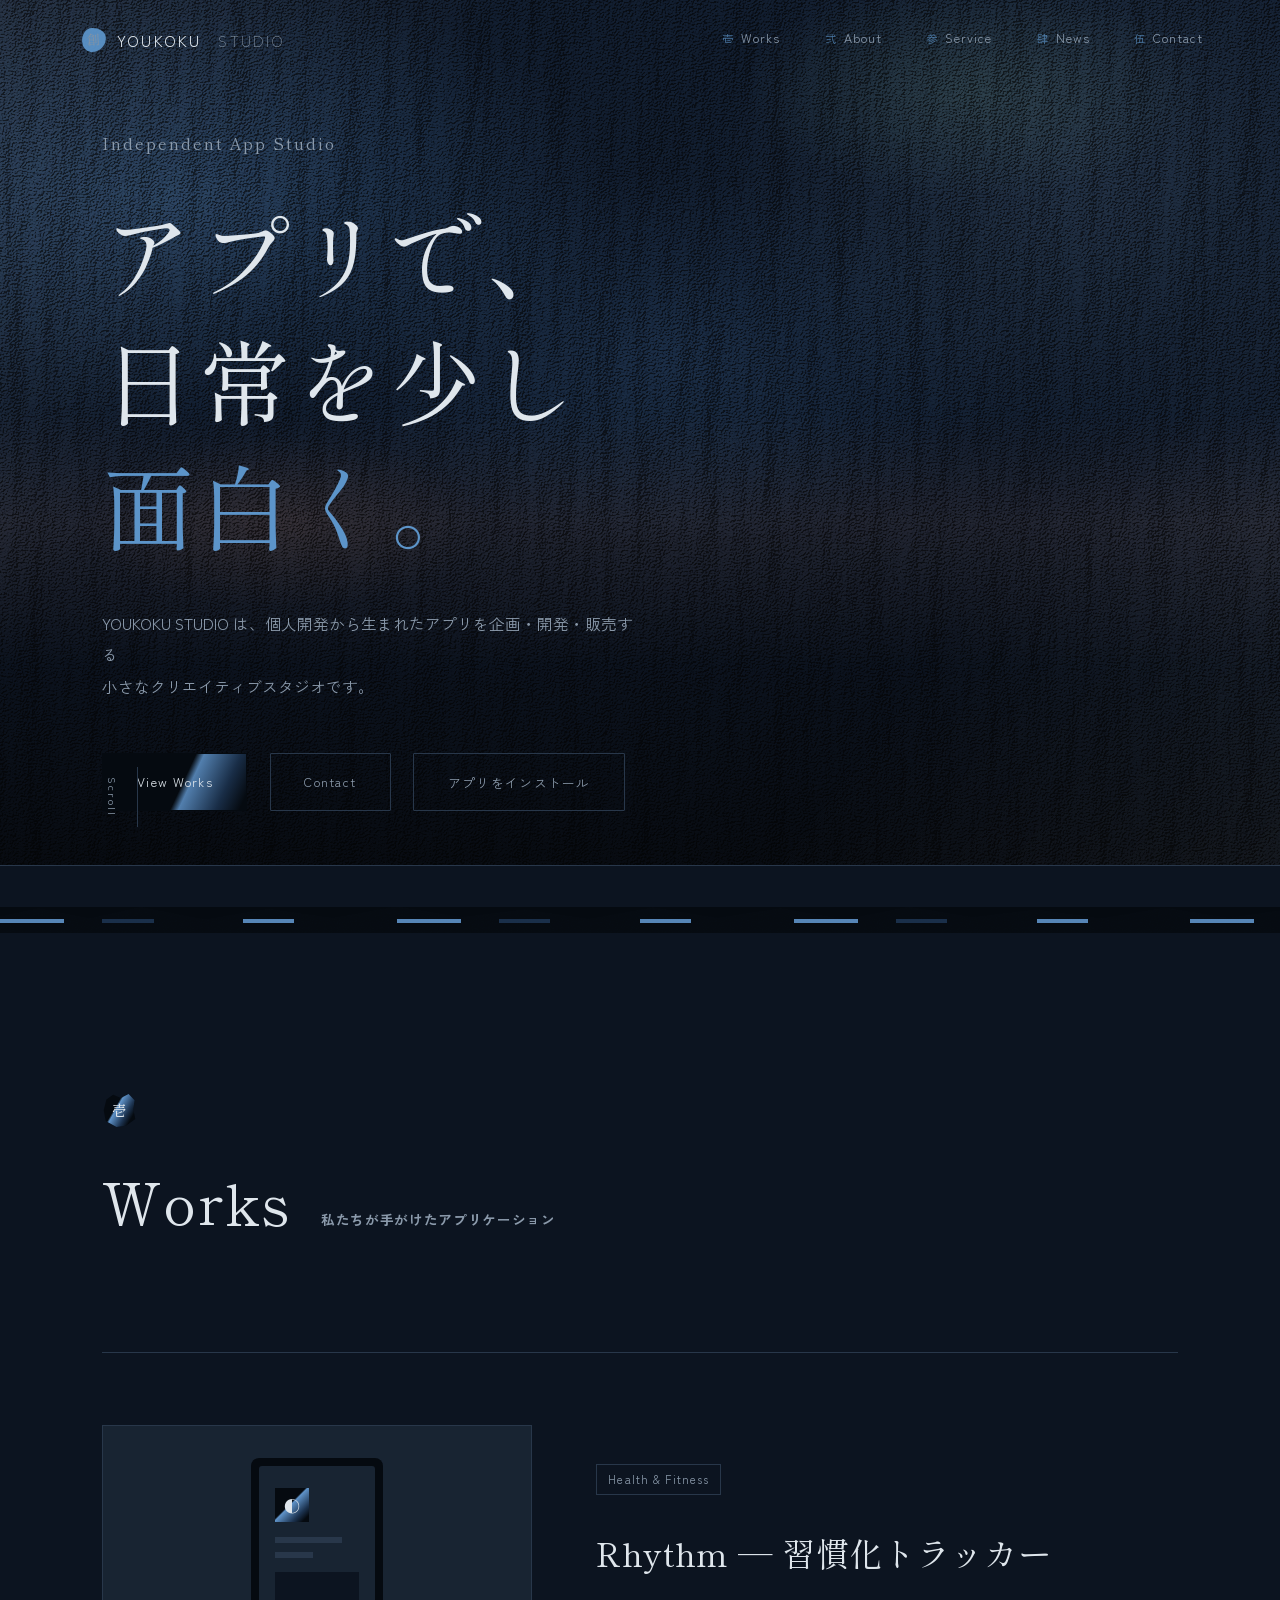
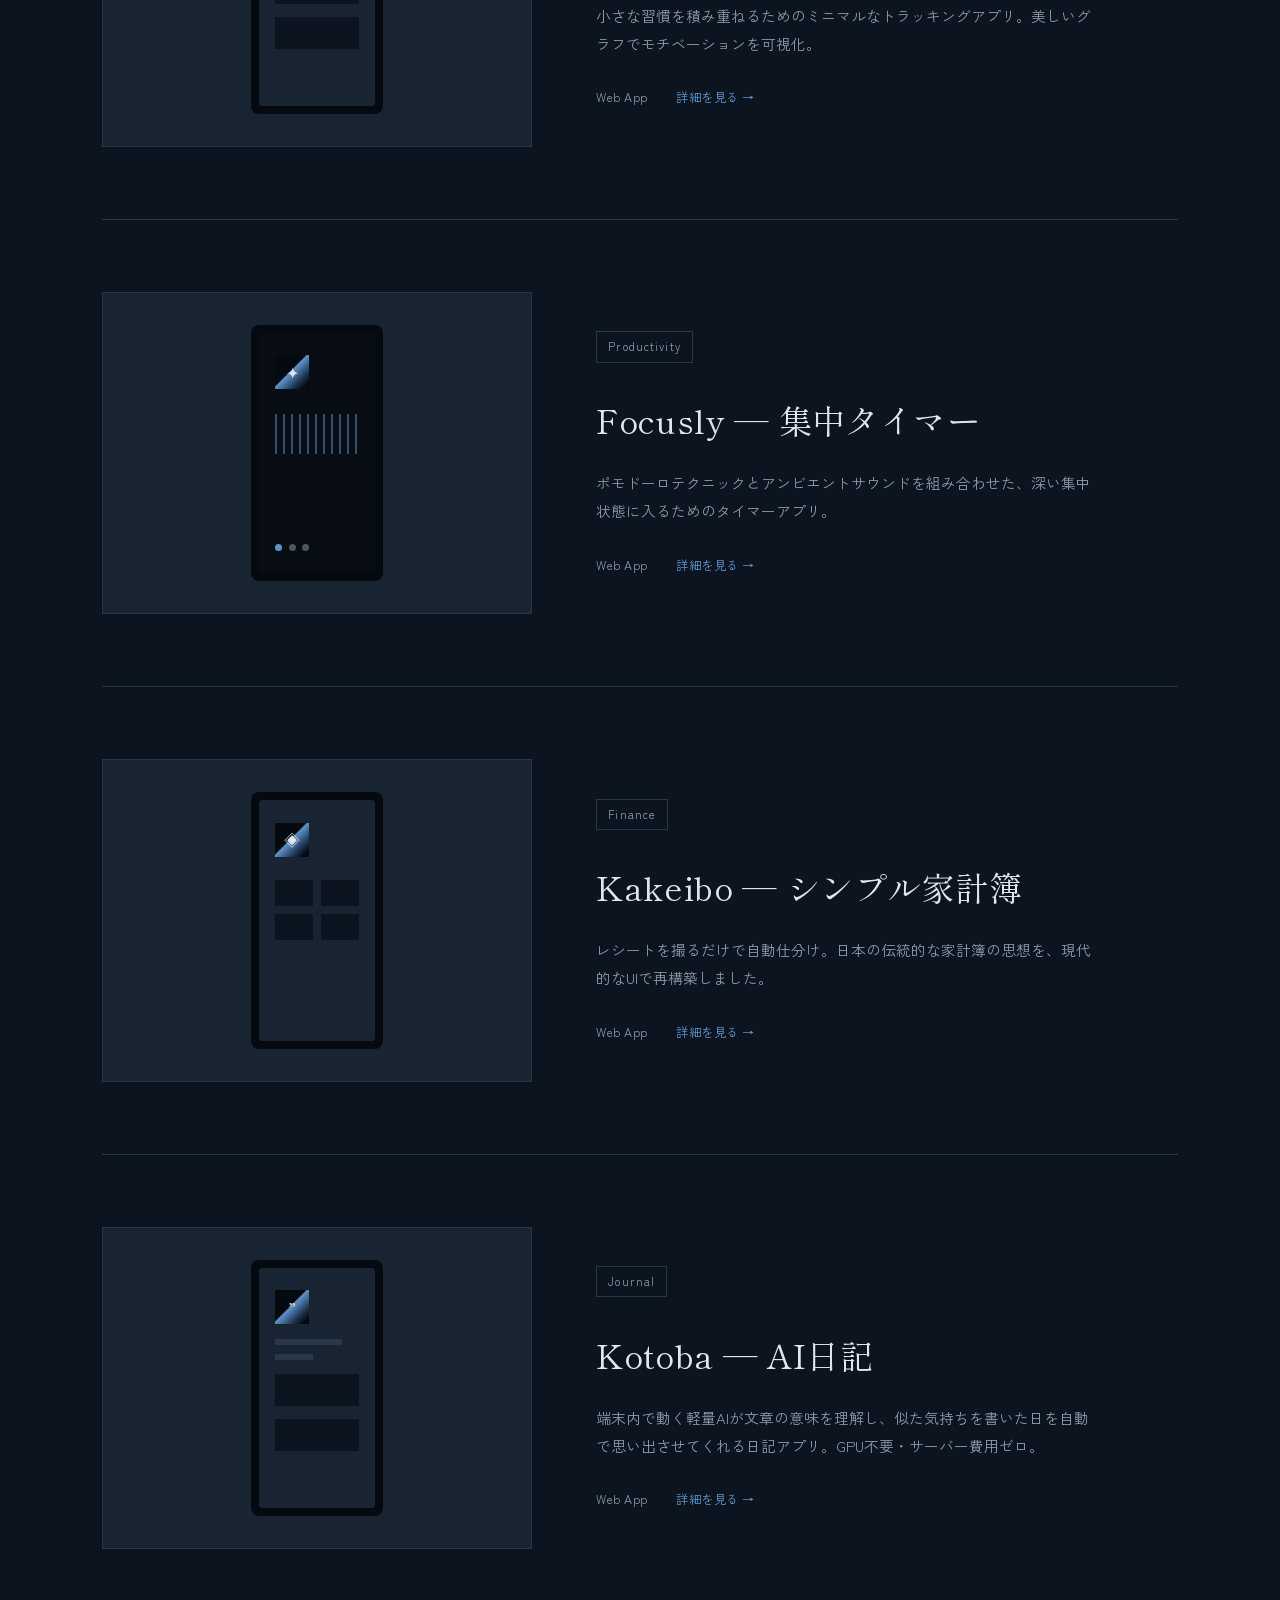
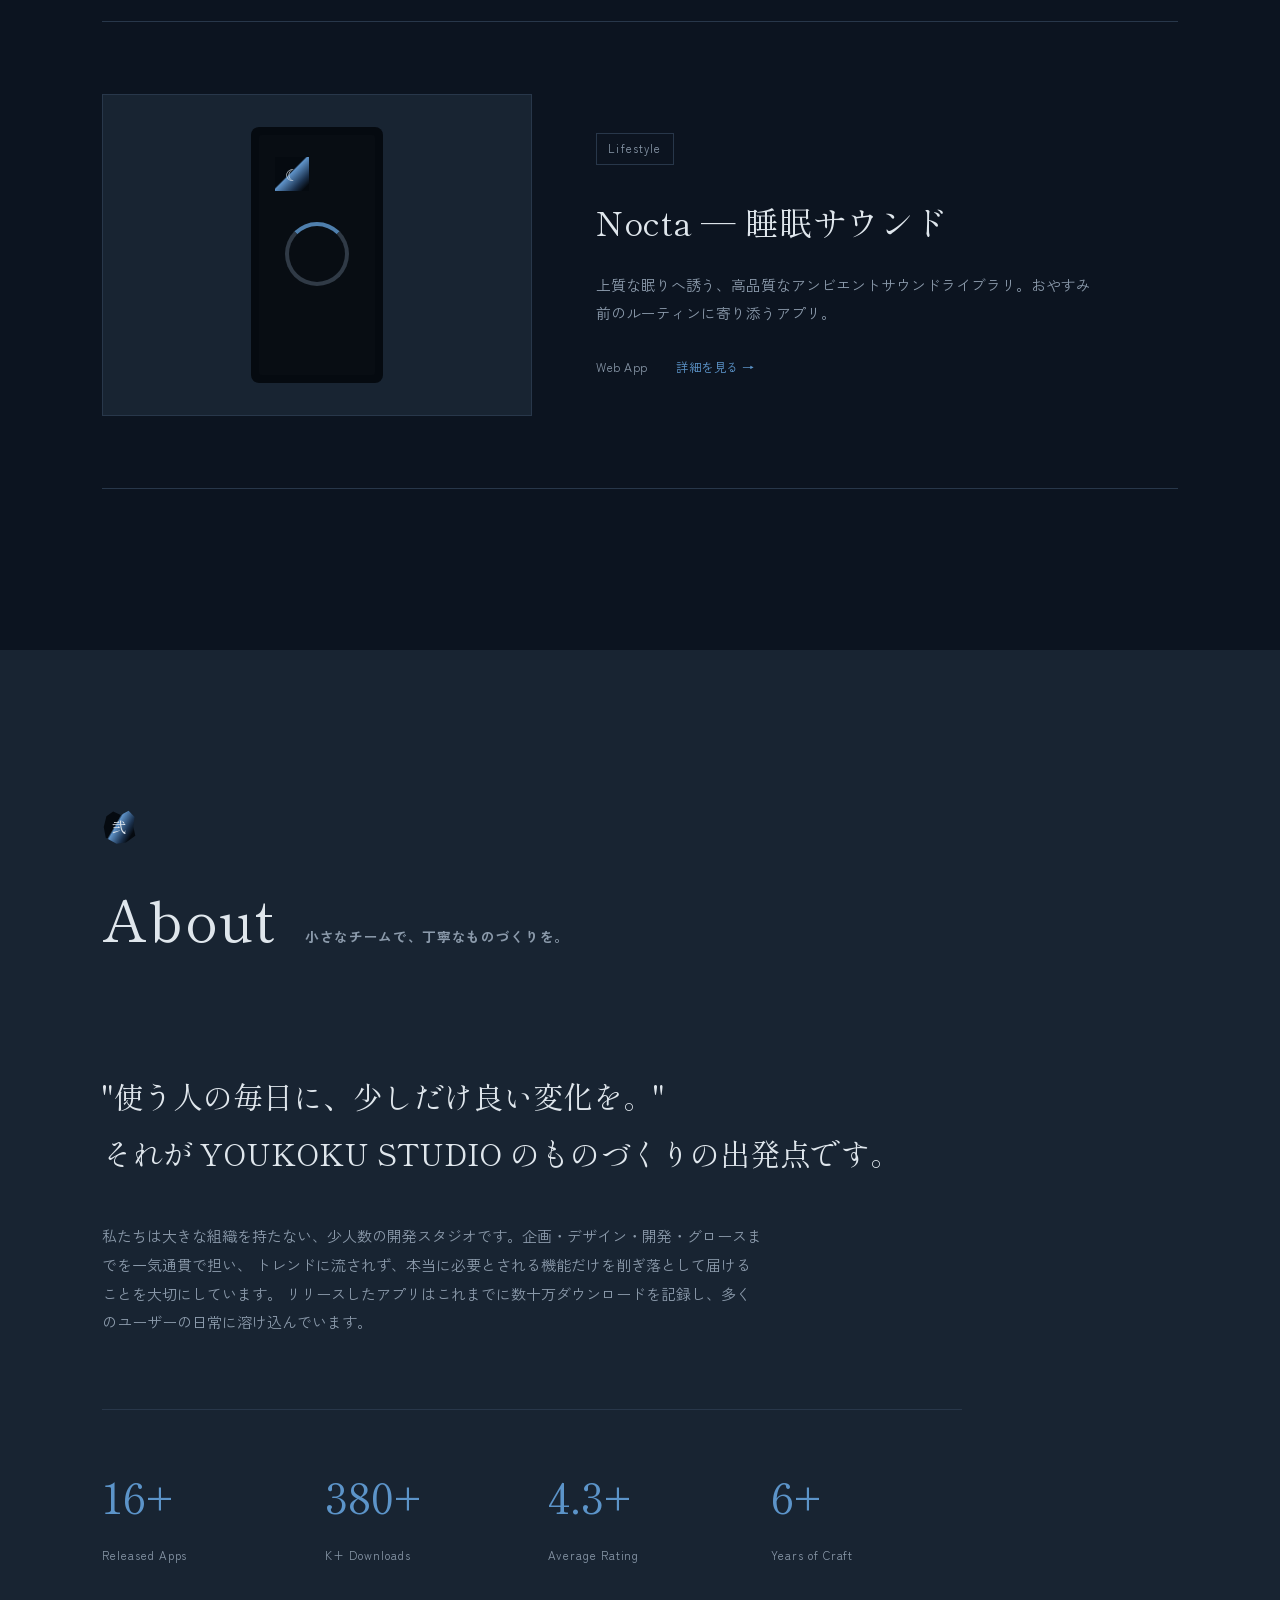
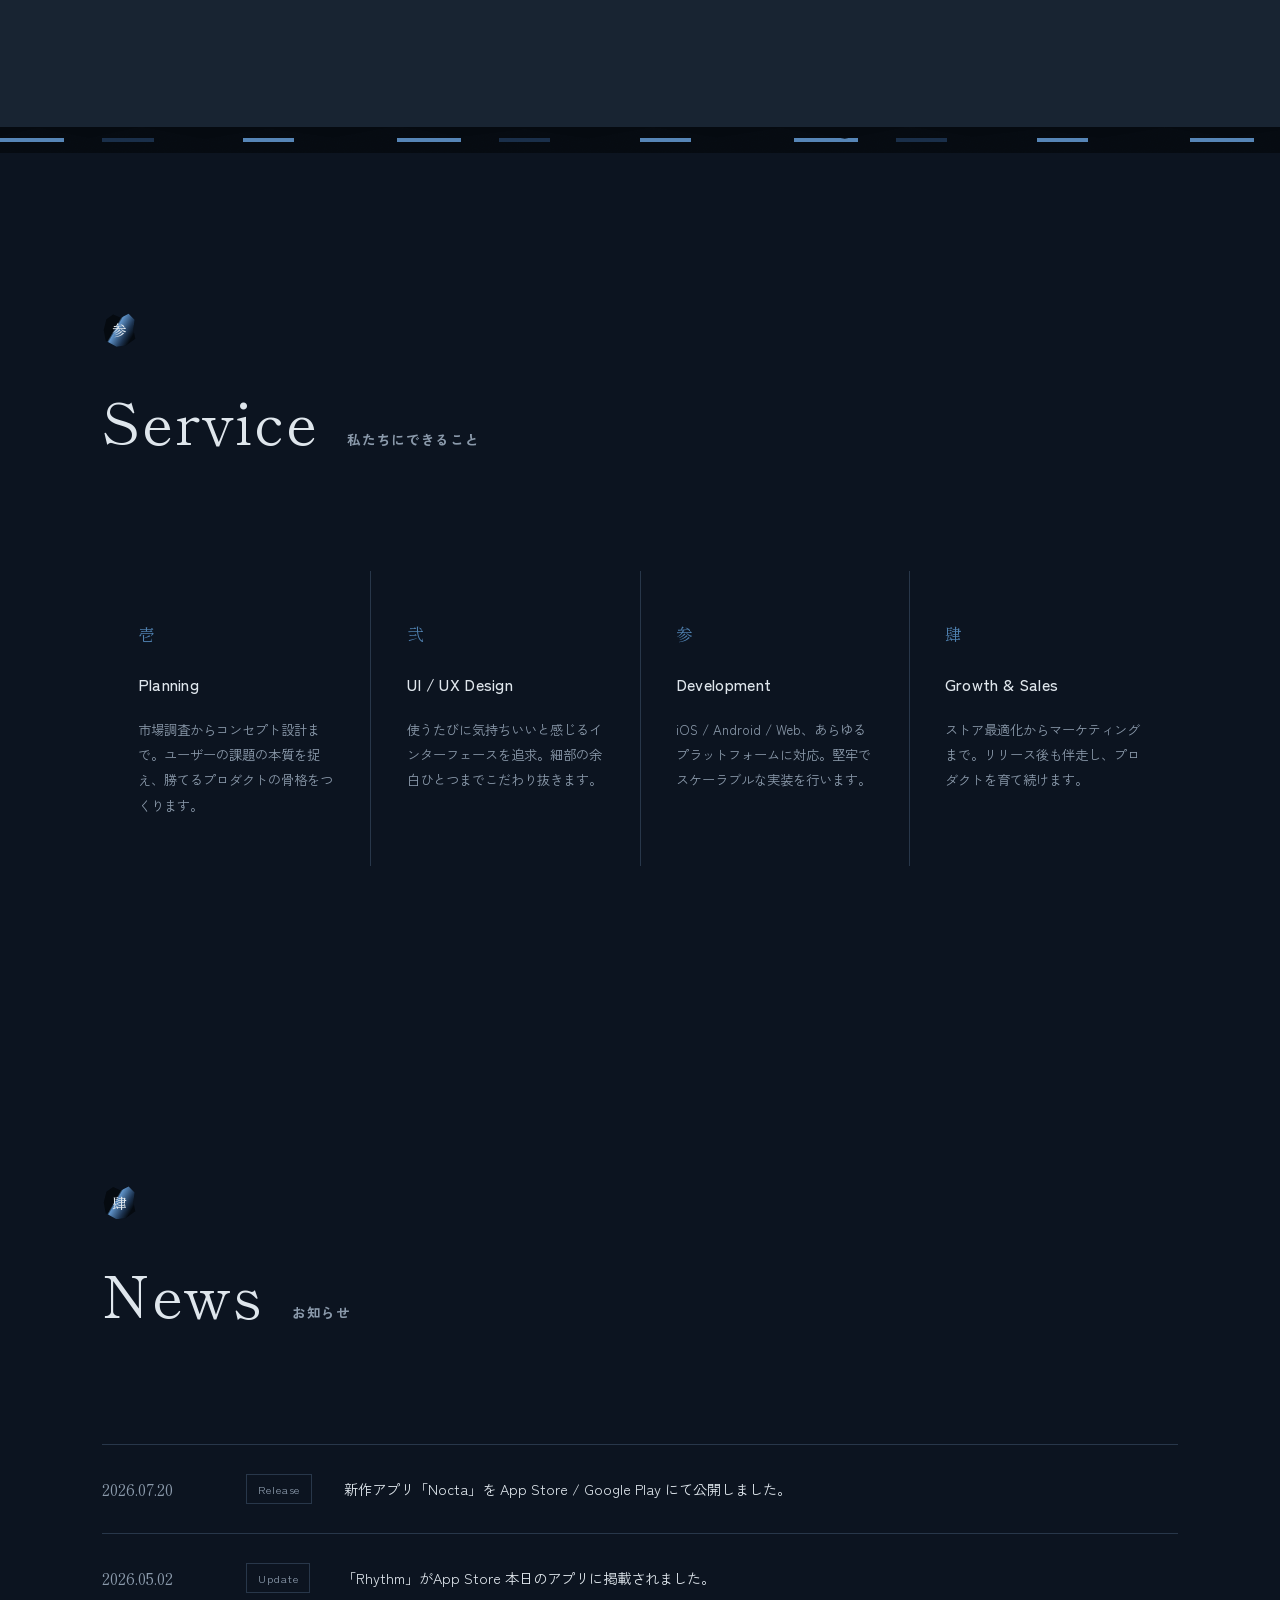
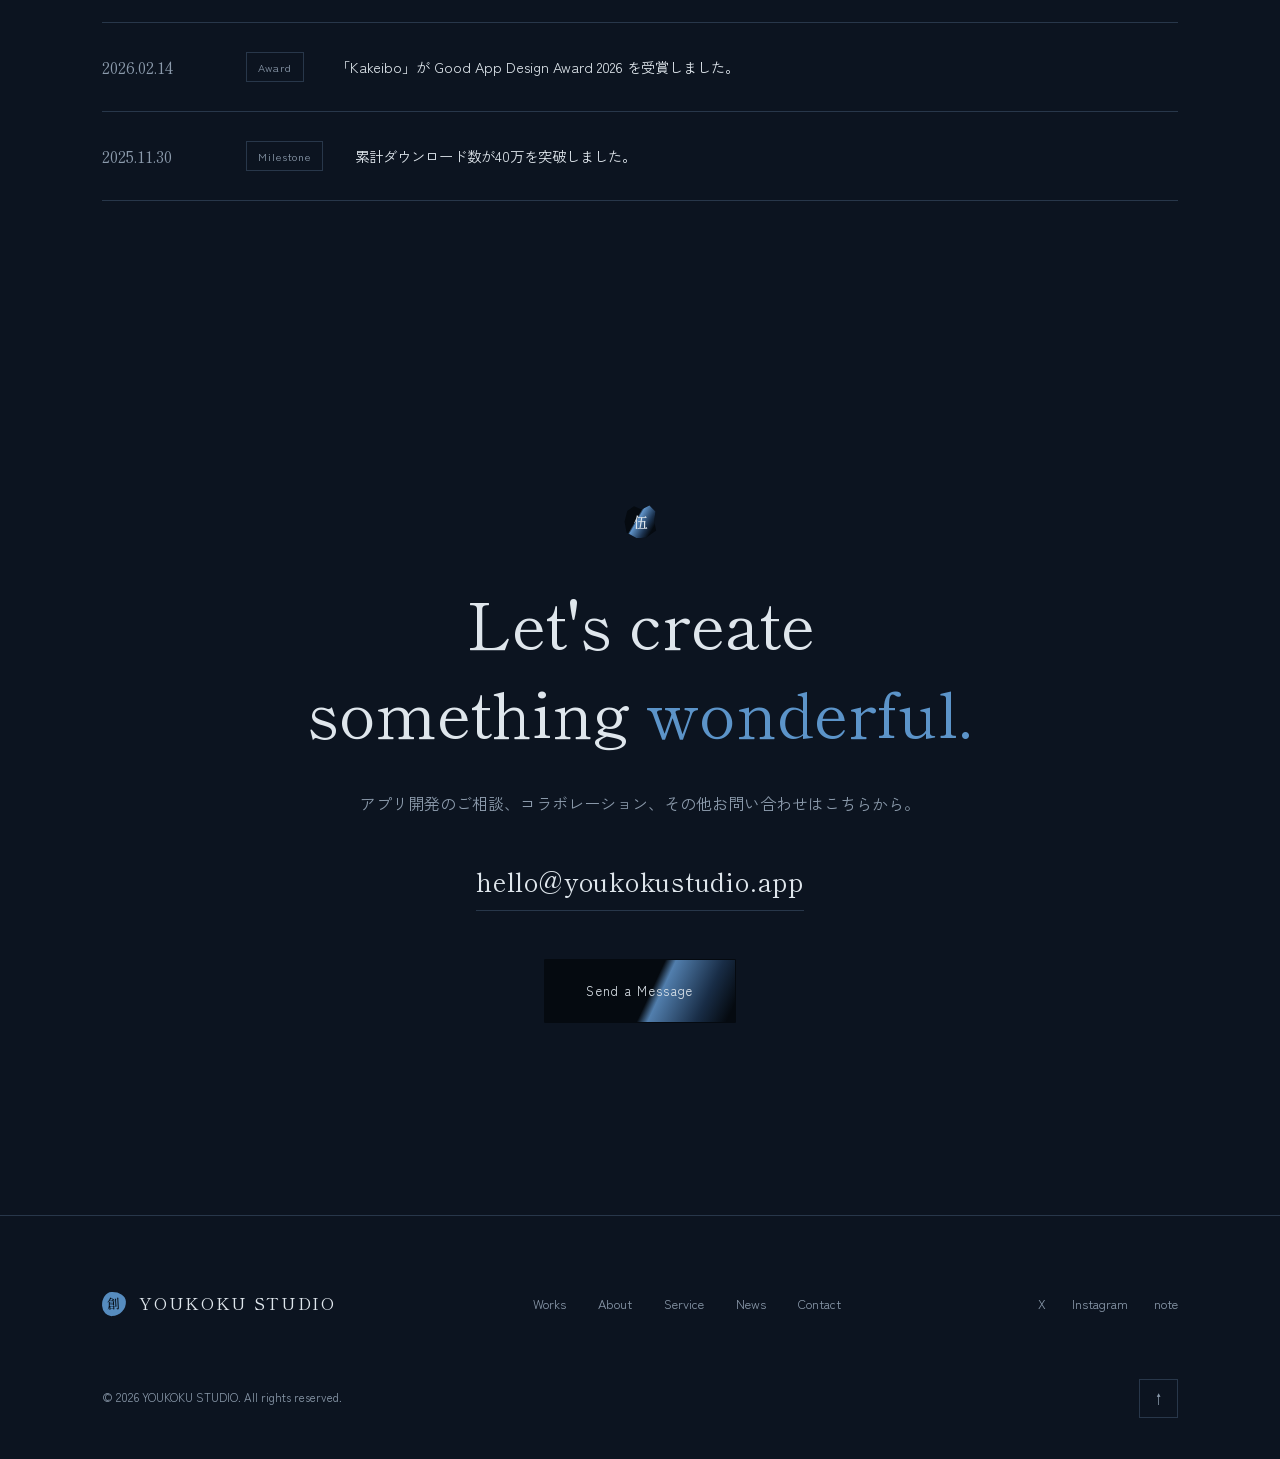
<file: index.html>
<!DOCTYPE html>
<html lang="ja">
<head>
<meta charset="UTF-8">
<meta name="viewport" content="width=device-width, initial-scale=1.0">
<title>YOUKOKU STUDIO | アプリ開発スタジオ</title>
<meta name="description" content="個人開発アプリの企画・開発・販売を行うクリエイティブスタジオ YOUKOKU STUDIO のポートフォリオサイト">
<link rel="icon" href="data:image/svg+xml,<svg xmlns=%22http://www.w3.org/2000/svg%22 viewBox=%220 0 100 100%22><text y=%22.9em%22 font-size=%2290%22>◆</text></svg>">
<link rel="manifest" href="manifest.json">
<meta name="theme-color" content="#0c1420">
<link rel="apple-touch-icon" href="icons/apple-touch-icon.png">
<link rel="preconnect" href="https://fonts.googleapis.com">
<link rel="preconnect" href="https://fonts.gstatic.com" crossorigin>
<link href="https://fonts.googleapis.com/css2?family=Zen+Kaku+Gothic+New:wght@300;400;500;700;900&family=Shippori+Mincho:wght@400;500;600;700;800&display=swap" rel="stylesheet">
<link rel="stylesheet" href="assets/css/style.css?v=6">
</head>
<body>

<div class="cursor-dot" id="cursorDot"></div>
<div class="progress-bar" id="progressBar"></div>

<!-- ===== Loader ===== -->
<div class="loader" id="loader">
  <div class="loader-mark">YOUKOKU</div>
</div>

<!-- ===== Header ===== -->
<header class="header" id="header">
  <div class="header-inner">
    <a href="#top" class="logo"><span class="hanko">創</span>YOUKOKU<span>STUDIO</span></a>
    <nav class="nav" id="nav">
      <a href="#works" data-label="壱">Works</a>
      <a href="#about" data-label="弐">About</a>
      <a href="#service" data-label="参">Service</a>
      <a href="#news" data-label="肆">News</a>
      <a href="#contact" data-label="伍">Contact</a>
    </nav>
    <button class="burger" id="burger" aria-label="メニュー">
      <span></span><span></span>
    </button>
  </div>
</header>

<!-- ===== Mobile Nav Overlay ===== -->
<div class="mobile-nav" id="mobileNav">
  <nav>
    <a href="#works">Works<span>プロダクト</span></a>
    <a href="#about">About<span>私たちについて</span></a>
    <a href="#service">Service<span>サービス</span></a>
    <a href="#news">News<span>お知らせ</span></a>
    <a href="#contact">Contact<span>お問い合わせ</span></a>
  </nav>
</div>

<main id="top">

  <!-- ===== Hero ===== -->
  <section class="hero">
    <div class="hero-inner">
      <p class="hero-eyebrow reveal">Independent App Studio</p>
      <h1 class="hero-title">
        <span class="reveal-line"><span>アプリで、</span></span>
        <span class="reveal-line"><span>日常を少し</span></span>
        <span class="reveal-line"><span class="accent">面白く。</span></span>
      </h1>
      <p class="hero-desc reveal">
        YOUKOKU STUDIO は、個人開発から生まれたアプリを企画・開発・販売する<br class="pc-only">
        小さなクリエイティブスタジオです。
      </p>
      <div class="hero-cta reveal">
        <a href="#works" class="btn btn-primary"><span>View Works</span></a>
        <a href="#contact" class="btn btn-line"><span>Contact</span></a>
        <button type="button" class="btn btn-line install-btn"><span>アプリをインストール</span></button>
      </div>
    </div>
    <div class="hero-scroll">
      <span>Scroll</span>
      <div class="scroll-line"></div>
    </div>
    <div class="marquee">
      <div class="marquee-track">
        <span>PLAN — DESIGN — DEVELOP — RELEASE — GROW</span>
      </div>
    </div>
  </section>

  <div class="kiln-mark" aria-hidden="true"><div class="kiln-mark-inner"></div></div>

  <!-- ===== Works ===== -->
  <section class="works" id="works">
    <div class="section-head">
      <p class="section-num reveal"><span>壱</span></p>
      <h2 class="section-title reveal">
        <span class="jp">Works</span>
        <span class="en">私たちが手がけたアプリケーション</span>
      </h2>
    </div>

    <div class="work-list">

      <article class="work-item reveal">
        <a href="apps/rhythm/" class="work-link">
          <div class="work-visual">
            <div class="work-mock mock-1">
              <div class="mock-phone">
                <div class="mock-screen">
                  <div class="mock-icon"><span>◐</span></div>
                  <div class="mock-bar"></div>
                  <div class="mock-bar short"></div>
                  <div class="mock-card"></div>
                  <div class="mock-card"></div>
                </div>
              </div>
            </div>
          </div>
          <div class="work-info">
            <span class="work-tag">Health & Fitness</span>
            <h3 class="work-name">Rhythm — 習慣化トラッカー</h3>
            <p class="work-desc">小さな習慣を積み重ねるためのミニマルなトラッキングアプリ。美しいグラフでモチベーションを可視化。</p>
            <div class="work-meta">
              <span>Web App</span>
              <span>詳細を見る →</span>
            </div>
          </div>
        </a>
      </article>

      <article class="work-item reveal">
        <a href="apps/focusly/" class="work-link">
          <div class="work-visual">
            <div class="work-mock mock-2">
              <div class="mock-phone">
                <div class="mock-screen dark">
                  <div class="mock-icon"><span>✦</span></div>
                  <div class="mock-wave"></div>
                  <div class="mock-dots">
                    <span></span><span></span><span></span>
                  </div>
                </div>
              </div>
            </div>
          </div>
          <div class="work-info">
            <span class="work-tag">Productivity</span>
            <h3 class="work-name">Focusly — 集中タイマー</h3>
            <p class="work-desc">ポモドーロテクニックとアンビエントサウンドを組み合わせた、深い集中状態に入るためのタイマーアプリ。</p>
            <div class="work-meta">
              <span>Web App</span>
              <span>詳細を見る →</span>
            </div>
          </div>
        </a>
      </article>

      <article class="work-item reveal">
        <a href="apps/kakeibo/" class="work-link">
          <div class="work-visual">
            <div class="work-mock mock-3">
              <div class="mock-phone">
                <div class="mock-screen">
                  <div class="mock-icon"><span>◈</span></div>
                  <div class="mock-grid">
                    <span></span><span></span><span></span><span></span>
                  </div>
                </div>
              </div>
            </div>
          </div>
          <div class="work-info">
            <span class="work-tag">Finance</span>
            <h3 class="work-name">Kakeibo — シンプル家計簿</h3>
            <p class="work-desc">レシートを撮るだけで自動仕分け。日本の伝統的な家計簿の思想を、現代的なUIで再構築しました。</p>
            <div class="work-meta">
              <span>Web App</span>
              <span>詳細を見る →</span>
            </div>
          </div>
        </a>
      </article>

      <article class="work-item reveal">
        <a href="apps/kotoba/" class="work-link">
          <div class="work-visual">
            <div class="work-mock mock-5">
              <div class="mock-phone">
                <div class="mock-screen">
                  <div class="mock-icon"><span>”</span></div>
                  <div class="mock-bar"></div>
                  <div class="mock-bar short"></div>
                  <div class="mock-card"></div>
                  <div class="mock-card"></div>
                </div>
              </div>
            </div>
          </div>
          <div class="work-info">
            <span class="work-tag">Journal</span>
            <h3 class="work-name">Kotoba — AI日記</h3>
            <p class="work-desc">端末内で動く軽量AIが文章の意味を理解し、似た気持ちを書いた日を自動で思い出させてくれる日記アプリ。GPU不要・サーバー費用ゼロ。</p>
            <div class="work-meta">
              <span>Web App</span>
              <span>詳細を見る →</span>
            </div>
          </div>
        </a>
      </article>

      <article class="work-item reveal">
        <a href="apps/nocta/" class="work-link">
          <div class="work-visual">
            <div class="work-mock mock-4">
              <div class="mock-phone">
                <div class="mock-screen dark">
                  <div class="mock-icon"><span>☾</span></div>
                  <div class="mock-ring"></div>
                </div>
              </div>
            </div>
          </div>
          <div class="work-info">
            <span class="work-tag">Lifestyle</span>
            <h3 class="work-name">Nocta — 睡眠サウンド</h3>
            <p class="work-desc">上質な眠りへ誘う、高品質なアンビエントサウンドライブラリ。おやすみ前のルーティンに寄り添うアプリ。</p>
            <div class="work-meta">
              <span>Web App</span>
              <span>詳細を見る →</span>
            </div>
          </div>
        </a>
      </article>

    </div>
  </section>

  <!-- ===== About ===== -->
  <section class="about" id="about">
    <div class="about-inner">
      <div class="section-head">
        <p class="section-num reveal"><span>弐</span></p>
        <h2 class="section-title reveal">
          <span class="jp">About</span>
          <span class="en">小さなチームで、丁寧なものづくりを。</span>
        </h2>
      </div>
      <div class="about-body">
        <p class="about-lead reveal">
          "使う人の毎日に、少しだけ良い変化を。"<br>
          それが YOUKOKU STUDIO のものづくりの出発点です。
        </p>
        <p class="about-text reveal">
          私たちは大きな組織を持たない、少人数の開発スタジオです。企画・デザイン・開発・グロースまでを一気通貫で担い、
          トレンドに流されず、本当に必要とされる機能だけを削ぎ落として届けることを大切にしています。
          リリースしたアプリはこれまでに数十万ダウンロードを記録し、多くのユーザーの日常に溶け込んでいます。
        </p>
        <div class="stats reveal">
          <div class="stat">
            <span class="stat-num" data-count="18">0</span>
            <span class="stat-label">Released Apps</span>
          </div>
          <div class="stat">
            <span class="stat-num" data-count="420">0</span>
            <span class="stat-label">K+ Downloads</span>
          </div>
          <div class="stat">
            <span class="stat-num" data-count="4.8">0</span>
            <span class="stat-label">Average Rating</span>
          </div>
          <div class="stat">
            <span class="stat-num" data-count="7">0</span>
            <span class="stat-label">Years of Craft</span>
          </div>
        </div>
      </div>
    </div>
  </section>

  <div class="kiln-mark" aria-hidden="true"><div class="kiln-mark-inner"></div></div>

  <!-- ===== Service ===== -->
  <section class="service" id="service">
    <div class="section-head">
      <p class="section-num reveal"><span>参</span></p>
      <h2 class="section-title reveal">
        <span class="jp">Service</span>
        <span class="en">私たちにできること</span>
      </h2>
    </div>
    <div class="service-list">
      <div class="service-item reveal">
        <span class="service-index">壱</span>
        <h3>Planning</h3>
        <p>市場調査からコンセプト設計まで。ユーザーの課題の本質を捉え、勝てるプロダクトの骨格をつくります。</p>
      </div>
      <div class="service-item reveal">
        <span class="service-index">弐</span>
        <h3>UI / UX Design</h3>
        <p>使うたびに気持ちいいと感じるインターフェースを追求。細部の余白ひとつまでこだわり抜きます。</p>
      </div>
      <div class="service-item reveal">
        <span class="service-index">参</span>
        <h3>Development</h3>
        <p>iOS / Android / Web、あらゆるプラットフォームに対応。堅牢でスケーラブルな実装を行います。</p>
      </div>
      <div class="service-item reveal">
        <span class="service-index">肆</span>
        <h3>Growth & Sales</h3>
        <p>ストア最適化からマーケティングまで。リリース後も伴走し、プロダクトを育て続けます。</p>
      </div>
    </div>
  </section>

  <!-- ===== News ===== -->
  <section class="news" id="news">
    <div class="section-head">
      <p class="section-num reveal"><span>肆</span></p>
      <h2 class="section-title reveal">
        <span class="jp">News</span>
        <span class="en">お知らせ</span>
      </h2>
    </div>
    <ul class="news-list">
      <li class="news-item reveal">
        <span class="news-date">2026.07.20</span>
        <span class="news-cat">Release</span>
        <span class="news-title">新作アプリ「Nocta」を App Store / Google Play にて公開しました。</span>
      </li>
      <li class="news-item reveal">
        <span class="news-date">2026.05.02</span>
        <span class="news-cat">Update</span>
        <span class="news-title">「Rhythm」がApp Store 本日のアプリに掲載されました。</span>
      </li>
      <li class="news-item reveal">
        <span class="news-date">2026.02.14</span>
        <span class="news-cat">Award</span>
        <span class="news-title">「Kakeibo」が Good App Design Award 2026 を受賞しました。</span>
      </li>
      <li class="news-item reveal">
        <span class="news-date">2025.11.30</span>
        <span class="news-cat">Milestone</span>
        <span class="news-title">累計ダウンロード数が40万を突破しました。</span>
      </li>
    </ul>
  </section>

  <!-- ===== CTA / Contact ===== -->
  <section class="contact" id="contact">
    <div class="contact-inner">
      <p class="section-num reveal"><span>伍</span></p>
      <h2 class="contact-title reveal">Let's create<br>something <span class="accent">wonderful.</span></h2>
      <p class="contact-desc reveal">アプリ開発のご相談、コラボレーション、その他お問い合わせはこちらから。</p>
      <a href="mailto:hello@youkokustudio.app" class="contact-mail reveal">hello@youkokustudio.app</a>
      <div class="contact-cta reveal">
        <a href="mailto:hello@youkokustudio.app" class="btn btn-primary btn-lg"><span>Send a Message</span></a>
      </div>
    </div>
  </section>

</main>

<!-- ===== Footer ===== -->
<footer class="footer">
  <div class="footer-inner">
    <a href="#top" class="footer-logo"><span class="hanko hanko-lg">創</span>YOUKOKU STUDIO</a>
    <div class="footer-links">
      <a href="#works">Works</a>
      <a href="#about">About</a>
      <a href="#service">Service</a>
      <a href="#news">News</a>
      <a href="#contact">Contact</a>
    </div>
    <div class="footer-sns">
      <a href="#" aria-label="X">X</a>
      <a href="#" aria-label="Instagram">Instagram</a>
      <a href="#" aria-label="note">note</a>
    </div>
  </div>
  <div class="footer-bottom">
    <p>&copy; 2026 YOUKOKU STUDIO. All rights reserved.</p>
    <button class="to-top" id="toTop" aria-label="トップへ戻る">↑</button>
  </div>
</footer>

<script src="assets/js/main.js"></script>
<script src="assets/js/install.js?v=5"></script>
</body>
</html>
</file>
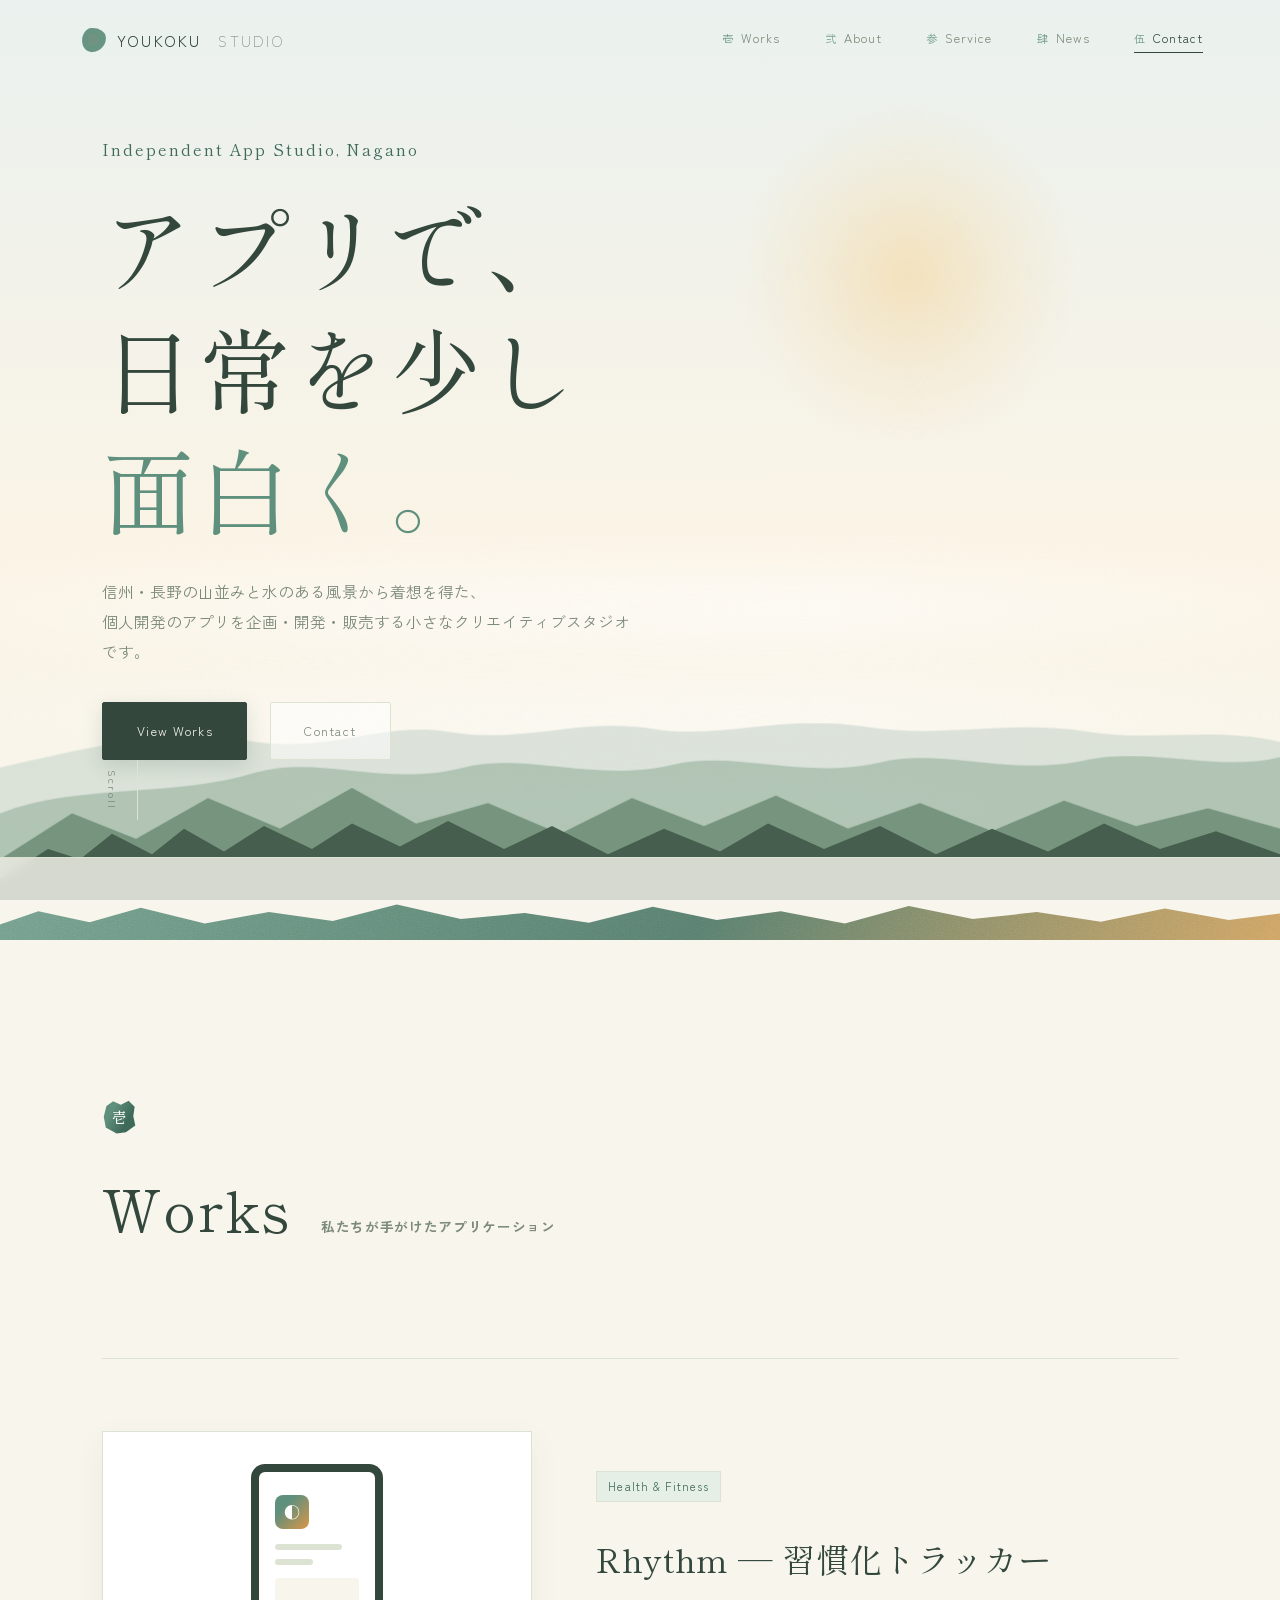
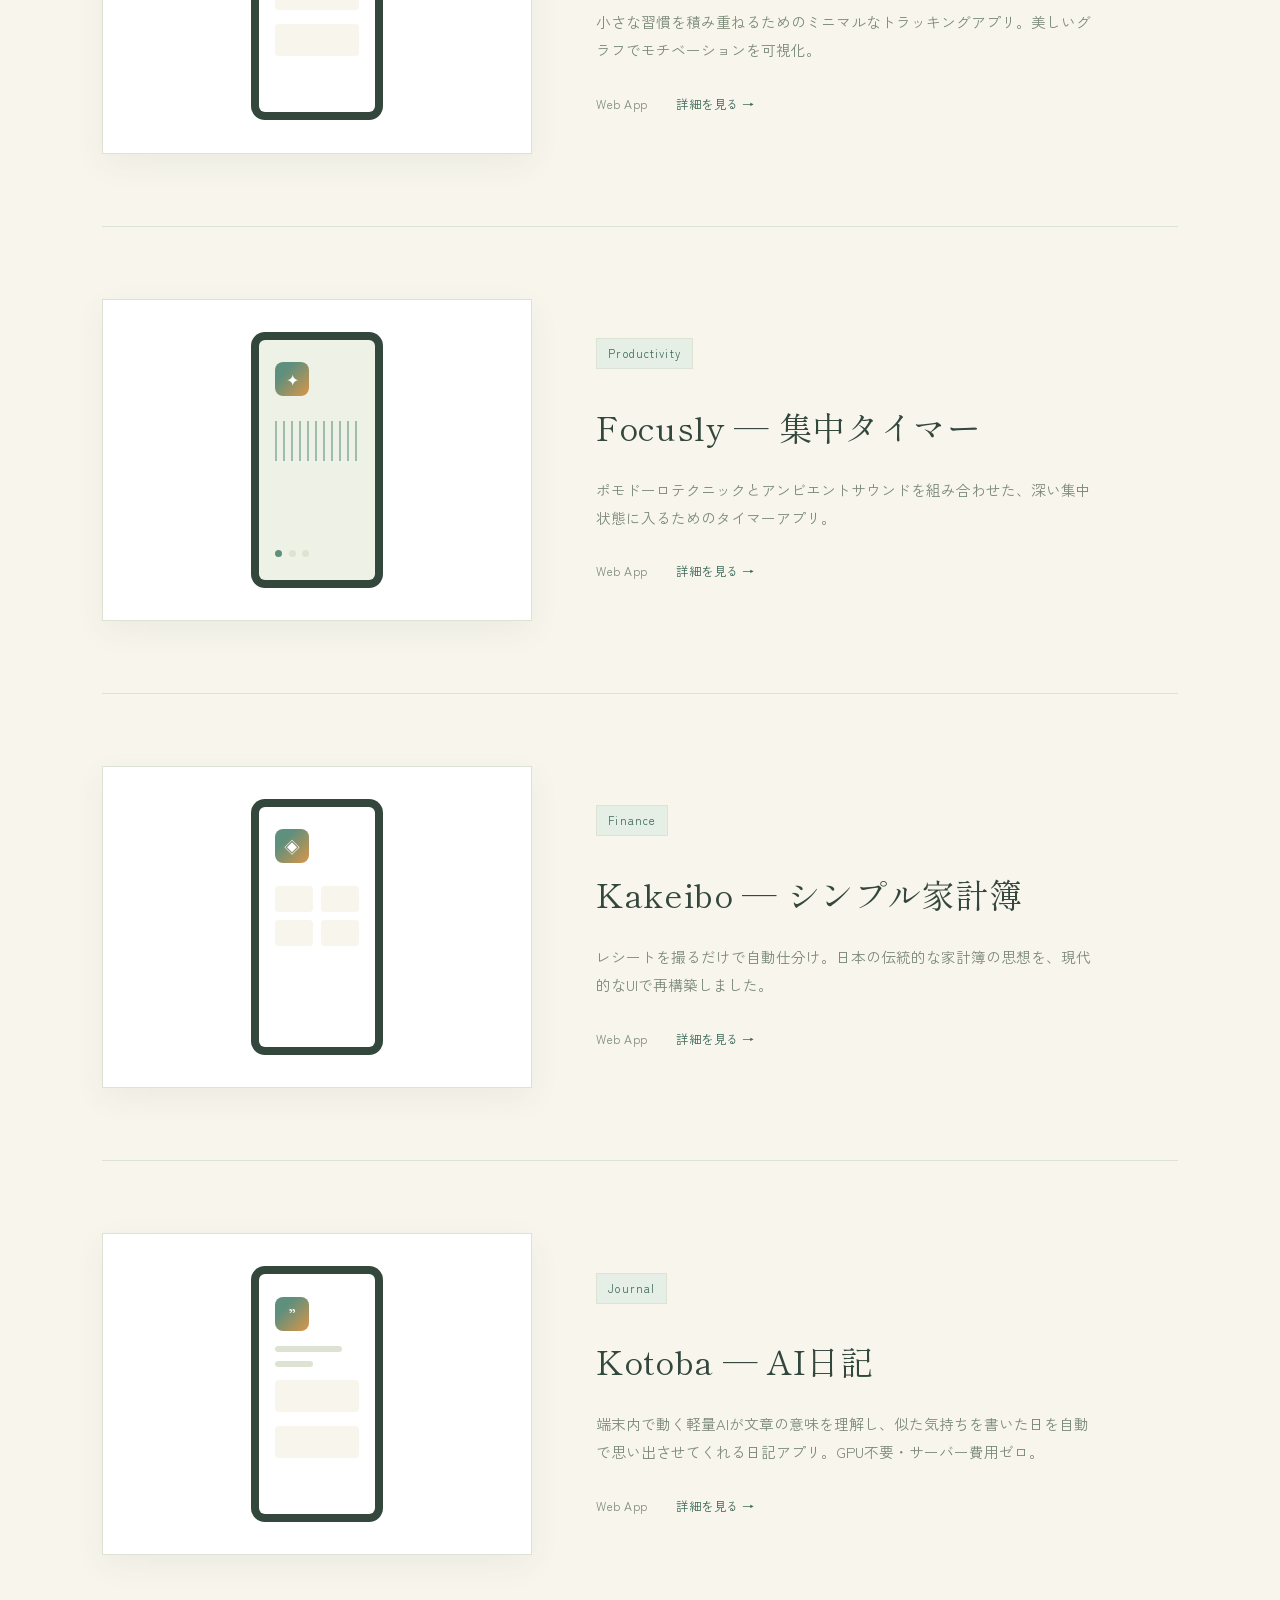
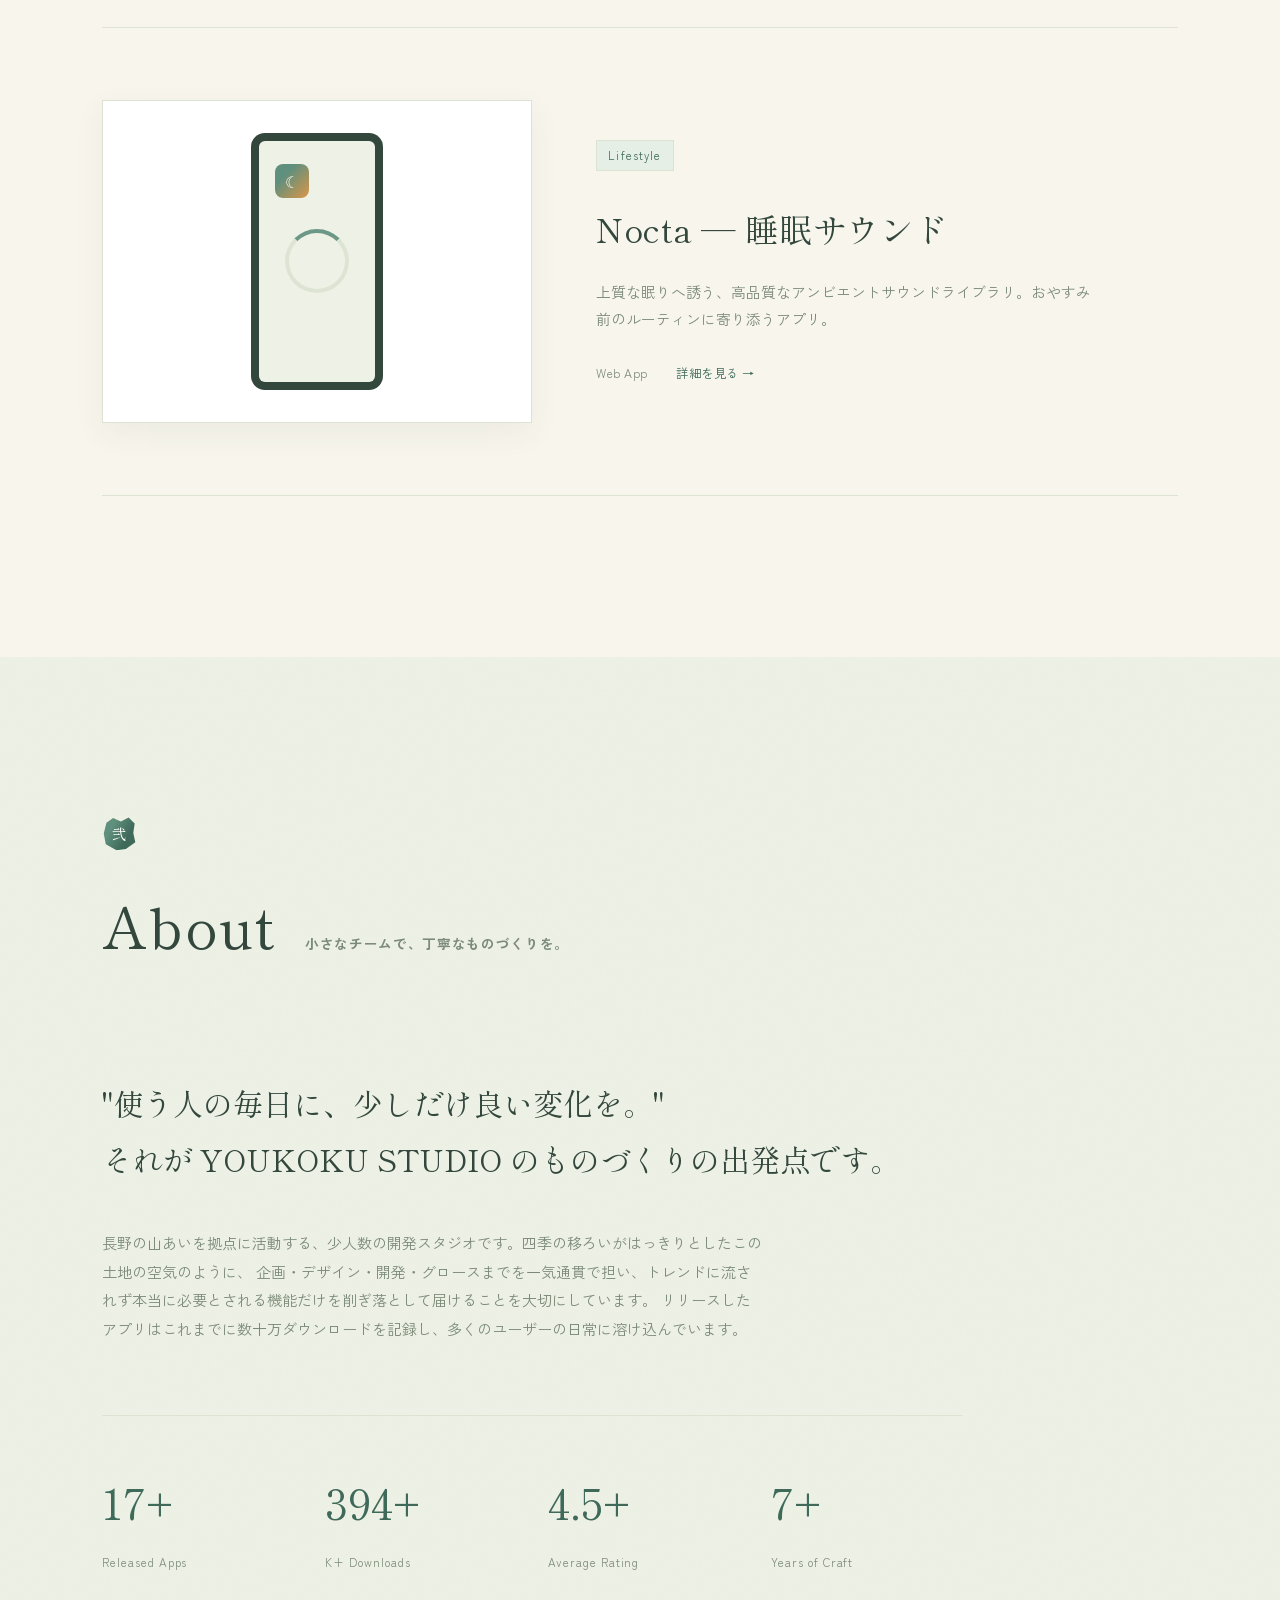
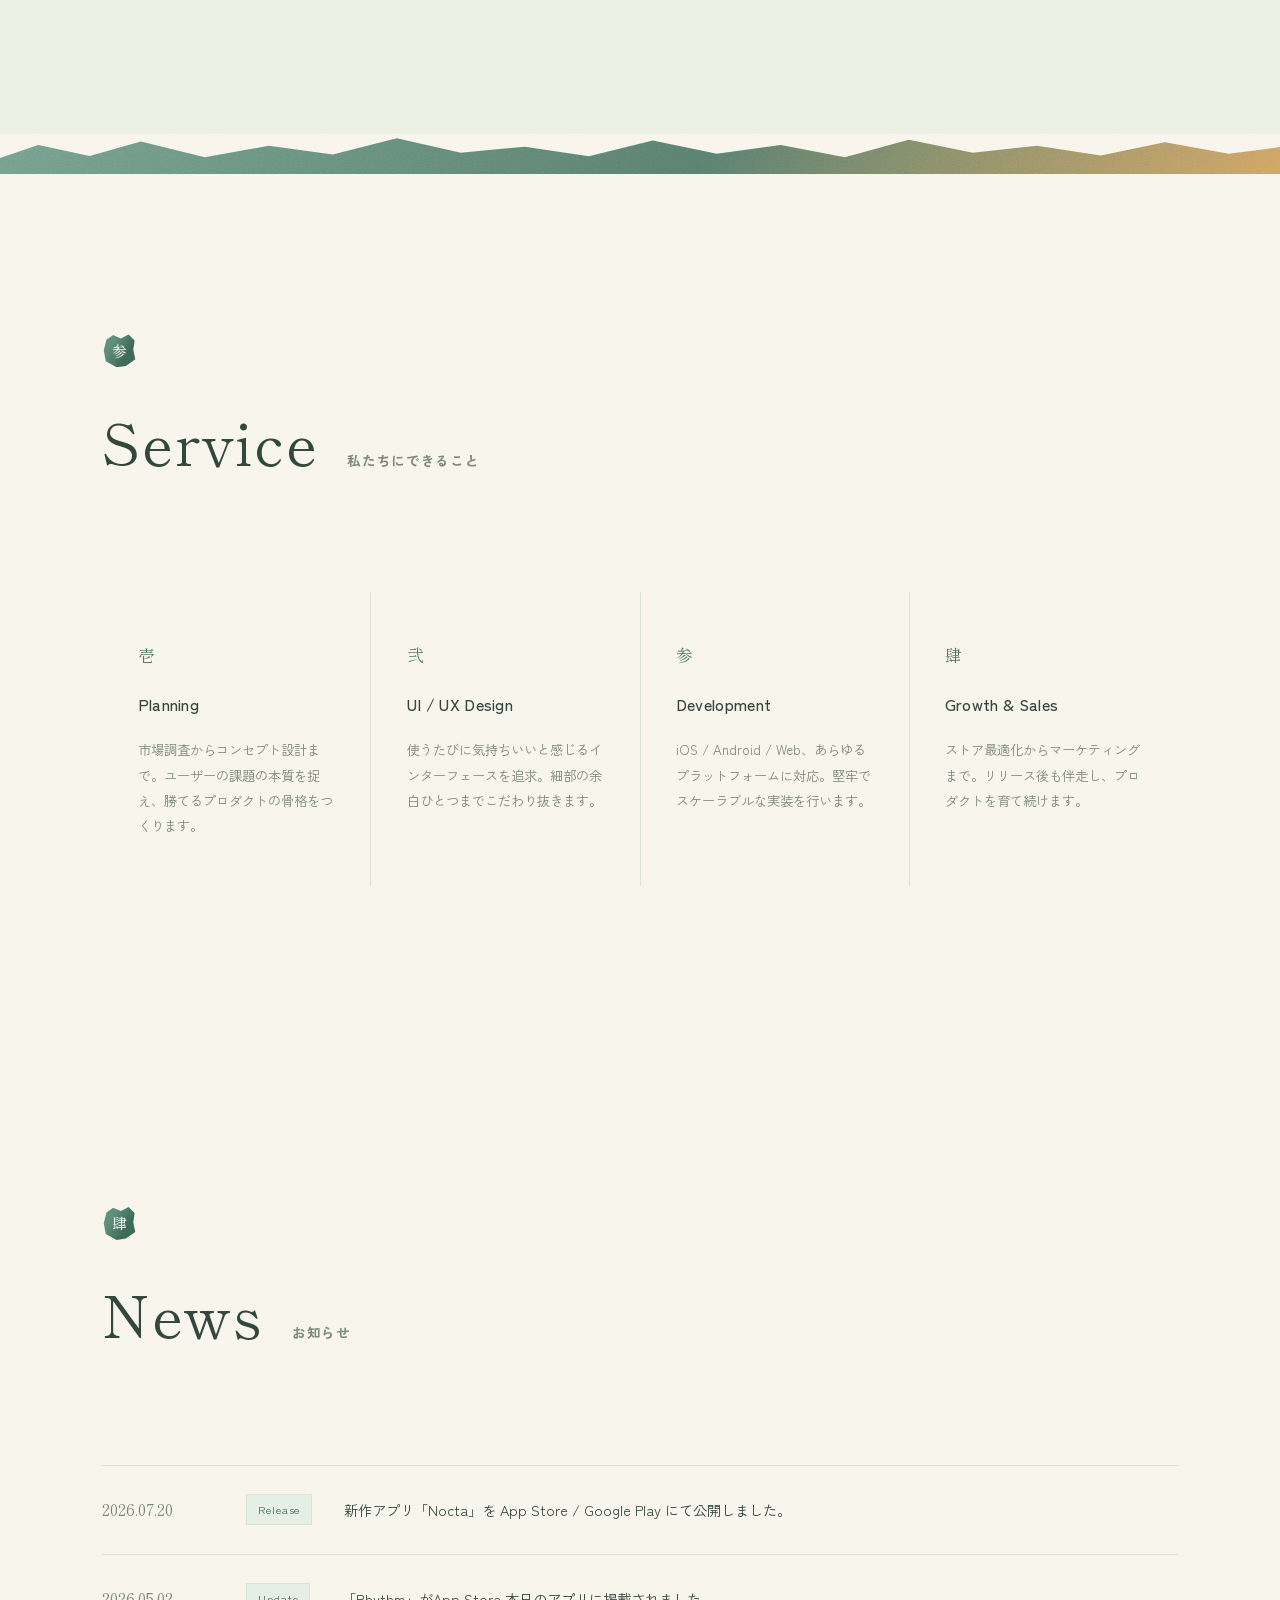
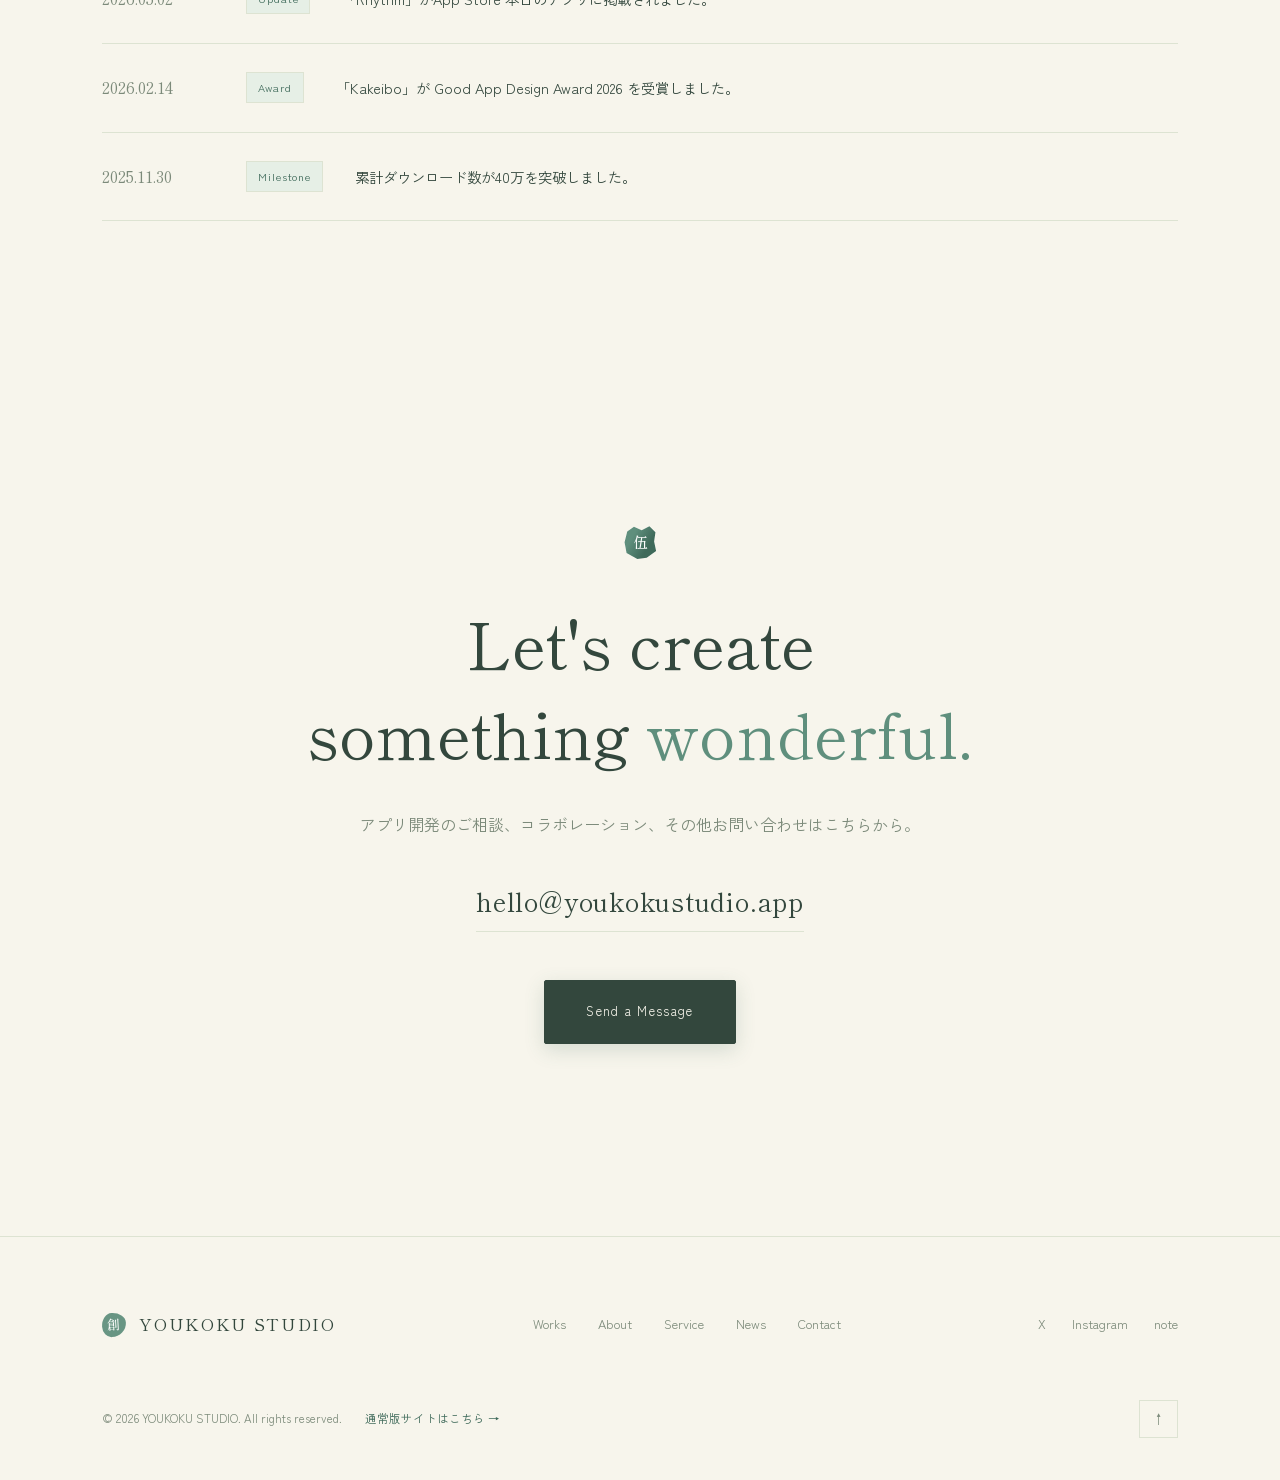
<file: nagano/index.html>
<!DOCTYPE html>
<html lang="ja">
<head>
<meta charset="UTF-8">
<meta name="viewport" content="width=device-width, initial-scale=1.0">
<title>YOUKOKU STUDIO | 信州・長野の自然に着想を得たアプリ開発スタジオ</title>
<meta name="description" content="長野の山並みと水景に着想を得た、個人開発アプリの企画・開発・販売を行うクリエイティブスタジオ YOUKOKU STUDIO の特設ページ">
<link rel="icon" href="data:image/svg+xml,<svg xmlns=%22http://www.w3.org/2000/svg%22 viewBox=%220 0 100 100%22><text y=%22.9em%22 font-size=%2290%22 fill=%22%235f8f7d%22>▲</text></svg>">
<meta name="theme-color" content="#f7f5ec">
<link rel="apple-touch-icon" href="../icons/apple-touch-icon.png">
<link rel="preconnect" href="https://fonts.googleapis.com">
<link rel="preconnect" href="https://fonts.gstatic.com" crossorigin>
<link href="https://fonts.googleapis.com/css2?family=Zen+Kaku+Gothic+New:wght@300;400;500;700;900&family=Shippori+Mincho:wght@400;500;600;700;800&display=swap" rel="stylesheet">
<link rel="stylesheet" href="assets/css/style.css?v=7">
</head>
<body>

<div class="cursor-dot" id="cursorDot"></div>
<div class="progress-bar" id="progressBar"></div>

<!-- ===== Loader ===== -->
<div class="loader" id="loader">
  <div class="loader-mark">YOUKOKU</div>
</div>

<!-- ===== Header ===== -->
<header class="header" id="header">
  <div class="header-inner">
    <a href="#top" class="logo"><span class="hanko">創</span>YOUKOKU<span>STUDIO</span></a>
    <nav class="nav" id="nav">
      <a href="#works" data-label="壱">Works</a>
      <a href="#about" data-label="弐">About</a>
      <a href="#service" data-label="参">Service</a>
      <a href="#news" data-label="肆">News</a>
      <a href="#contact" data-label="伍">Contact</a>
    </nav>
    <button class="burger" id="burger" aria-label="メニュー">
      <span></span><span></span>
    </button>
  </div>
</header>

<!-- ===== Mobile Nav Overlay ===== -->
<div class="mobile-nav" id="mobileNav">
  <nav>
    <a href="#works">Works<span>プロダクト</span></a>
    <a href="#about">About<span>私たちについて</span></a>
    <a href="#service">Service<span>サービス</span></a>
    <a href="#news">News<span>お知らせ</span></a>
    <a href="#contact">Contact<span>お問い合わせ</span></a>
  </nav>
</div>

<main id="top">

  <!-- ===== Hero ===== -->
  <section class="hero">
    <div class="hero-glow" aria-hidden="true"></div>
    <div class="hero-mist mist-1" aria-hidden="true"></div>
    <div class="hero-mist mist-2" aria-hidden="true"></div>
    <div class="hero-mist mist-3" aria-hidden="true"></div>
    <div class="hero-scenery" aria-hidden="true">
      <svg viewBox="0 0 1600 600" preserveAspectRatio="none">
        <path class="mountain-layer layer-1" fill="#c3d2c9" opacity=".55"
          d="M0,340 C120,300 200,260 320,290 C420,310 480,250 560,270 C660,295 720,240 820,265 C900,285 980,235 1080,260 C1180,285 1260,245 1360,270 C1440,290 1520,260 1600,290 L1600,600 L0,600 Z"/>
        <path class="mountain-layer layer-2" fill="#9fb8a5" opacity=".7"
          d="M0,430 C100,370 220,400 320,350 C400,315 480,380 580,340 C660,310 740,370 840,335 C920,305 1000,365 1100,330 C1180,300 1260,360 1360,325 C1440,300 1520,350 1600,320 L1600,600 L0,600 Z"/>
        <path class="mountain-layer layer-3" fill="#6c8c74" opacity=".85"
          d="M0,520 L90,430 L170,480 L260,400 L350,460 L440,380 L520,450 L610,410 L700,470 L790,400 L880,455 L970,395 L1060,460 L1150,410 L1240,465 L1330,405 L1420,455 L1510,420 L1600,460 L1600,600 L0,600 Z"/>
        <path class="mountain-layer layer-4" fill="#465e4d"
          d="M0,560 L60,500 L100,520 L140,470 L190,510 L230,460 L280,505 L330,455 L390,500 L440,450 L500,495 L560,445 L630,500 L690,455 L760,510 L830,460 L900,505 L960,450 L1030,500 L1100,455 L1170,510 L1240,460 L1310,505 L1380,450 L1450,500 L1520,465 L1600,510 L1600,600 L0,600 Z"/>
      </svg>
    </div>
    <div class="leaf-field" id="leafField" aria-hidden="true"></div>

    <div class="hero-inner">
      <p class="hero-eyebrow reveal">Independent App Studio, Nagano</p>
      <h1 class="hero-title">
        <span class="reveal-line"><span>アプリで、</span></span>
        <span class="reveal-line"><span>日常を少し</span></span>
        <span class="reveal-line"><span class="accent">面白く。</span></span>
      </h1>
      <p class="hero-desc reveal">
        信州・長野の山並みと水のある風景から着想を得た、<br class="pc-only">
        個人開発のアプリを企画・開発・販売する小さなクリエイティブスタジオです。
      </p>
      <div class="hero-cta reveal">
        <a href="#works" class="btn btn-primary"><span>View Works</span></a>
        <a href="#contact" class="btn btn-line"><span>Contact</span></a>
      </div>
    </div>
    <div class="hero-scroll">
      <span>Scroll</span>
      <div class="scroll-line"></div>
    </div>
    <div class="marquee">
      <div class="marquee-track">
        <span>PLAN — DESIGN — DEVELOP — RELEASE — GROW</span>
      </div>
    </div>
  </section>

  <div class="ridge-mark" aria-hidden="true"><div class="ridge-mark-inner"></div></div>

  <!-- ===== Works ===== -->
  <section class="works" id="works">
    <div class="section-head">
      <p class="section-num reveal"><span>壱</span></p>
      <h2 class="section-title reveal">
        <span class="jp">Works</span>
        <span class="en">私たちが手がけたアプリケーション</span>
      </h2>
    </div>

    <div class="work-list">

      <article class="work-item reveal">
        <a href="../apps/rhythm/" class="work-link">
          <div class="work-visual">
            <div class="work-mock mock-1">
              <div class="mock-phone">
                <div class="mock-screen">
                  <div class="mock-icon"><span>◐</span></div>
                  <div class="mock-bar"></div>
                  <div class="mock-bar short"></div>
                  <div class="mock-card"></div>
                  <div class="mock-card"></div>
                </div>
              </div>
            </div>
          </div>
          <div class="work-info">
            <span class="work-tag">Health & Fitness</span>
            <h3 class="work-name">Rhythm — 習慣化トラッカー</h3>
            <p class="work-desc">小さな習慣を積み重ねるためのミニマルなトラッキングアプリ。美しいグラフでモチベーションを可視化。</p>
            <div class="work-meta">
              <span>Web App</span>
              <span>詳細を見る →</span>
            </div>
          </div>
        </a>
      </article>

      <article class="work-item reveal">
        <a href="../apps/focusly/" class="work-link">
          <div class="work-visual">
            <div class="work-mock mock-2">
              <div class="mock-phone">
                <div class="mock-screen dark">
                  <div class="mock-icon"><span>✦</span></div>
                  <div class="mock-wave"></div>
                  <div class="mock-dots">
                    <span></span><span></span><span></span>
                  </div>
                </div>
              </div>
            </div>
          </div>
          <div class="work-info">
            <span class="work-tag">Productivity</span>
            <h3 class="work-name">Focusly — 集中タイマー</h3>
            <p class="work-desc">ポモドーロテクニックとアンビエントサウンドを組み合わせた、深い集中状態に入るためのタイマーアプリ。</p>
            <div class="work-meta">
              <span>Web App</span>
              <span>詳細を見る →</span>
            </div>
          </div>
        </a>
      </article>

      <article class="work-item reveal">
        <a href="../apps/kakeibo/" class="work-link">
          <div class="work-visual">
            <div class="work-mock mock-3">
              <div class="mock-phone">
                <div class="mock-screen">
                  <div class="mock-icon"><span>◈</span></div>
                  <div class="mock-grid">
                    <span></span><span></span><span></span><span></span>
                  </div>
                </div>
              </div>
            </div>
          </div>
          <div class="work-info">
            <span class="work-tag">Finance</span>
            <h3 class="work-name">Kakeibo — シンプル家計簿</h3>
            <p class="work-desc">レシートを撮るだけで自動仕分け。日本の伝統的な家計簿の思想を、現代的なUIで再構築しました。</p>
            <div class="work-meta">
              <span>Web App</span>
              <span>詳細を見る →</span>
            </div>
          </div>
        </a>
      </article>

      <article class="work-item reveal">
        <a href="../apps/kotoba/" class="work-link">
          <div class="work-visual">
            <div class="work-mock mock-5">
              <div class="mock-phone">
                <div class="mock-screen">
                  <div class="mock-icon"><span>”</span></div>
                  <div class="mock-bar"></div>
                  <div class="mock-bar short"></div>
                  <div class="mock-card"></div>
                  <div class="mock-card"></div>
                </div>
              </div>
            </div>
          </div>
          <div class="work-info">
            <span class="work-tag">Journal</span>
            <h3 class="work-name">Kotoba — AI日記</h3>
            <p class="work-desc">端末内で動く軽量AIが文章の意味を理解し、似た気持ちを書いた日を自動で思い出させてくれる日記アプリ。GPU不要・サーバー費用ゼロ。</p>
            <div class="work-meta">
              <span>Web App</span>
              <span>詳細を見る →</span>
            </div>
          </div>
        </a>
      </article>

      <article class="work-item reveal">
        <a href="../apps/nocta/" class="work-link">
          <div class="work-visual">
            <div class="work-mock mock-4">
              <div class="mock-phone">
                <div class="mock-screen dark">
                  <div class="mock-icon"><span>☾</span></div>
                  <div class="mock-ring"></div>
                </div>
              </div>
            </div>
          </div>
          <div class="work-info">
            <span class="work-tag">Lifestyle</span>
            <h3 class="work-name">Nocta — 睡眠サウンド</h3>
            <p class="work-desc">上質な眠りへ誘う、高品質なアンビエントサウンドライブラリ。おやすみ前のルーティンに寄り添うアプリ。</p>
            <div class="work-meta">
              <span>Web App</span>
              <span>詳細を見る →</span>
            </div>
          </div>
        </a>
      </article>

    </div>
  </section>

  <!-- ===== About ===== -->
  <section class="about" id="about">
    <div class="about-inner">
      <div class="section-head">
        <p class="section-num reveal"><span>弐</span></p>
        <h2 class="section-title reveal">
          <span class="jp">About</span>
          <span class="en">小さなチームで、丁寧なものづくりを。</span>
        </h2>
      </div>
      <div class="about-body">
        <p class="about-lead reveal">
          "使う人の毎日に、少しだけ良い変化を。"<br>
          それが YOUKOKU STUDIO のものづくりの出発点です。
        </p>
        <p class="about-text reveal">
          長野の山あいを拠点に活動する、少人数の開発スタジオです。四季の移ろいがはっきりとしたこの土地の空気のように、
          企画・デザイン・開発・グロースまでを一気通貫で担い、トレンドに流されず本当に必要とされる機能だけを削ぎ落として届けることを大切にしています。
          リリースしたアプリはこれまでに数十万ダウンロードを記録し、多くのユーザーの日常に溶け込んでいます。
        </p>
        <div class="stats reveal">
          <div class="stat">
            <span class="stat-num" data-count="18">0</span>
            <span class="stat-label">Released Apps</span>
          </div>
          <div class="stat">
            <span class="stat-num" data-count="420">0</span>
            <span class="stat-label">K+ Downloads</span>
          </div>
          <div class="stat">
            <span class="stat-num" data-count="4.8">0</span>
            <span class="stat-label">Average Rating</span>
          </div>
          <div class="stat">
            <span class="stat-num" data-count="7">0</span>
            <span class="stat-label">Years of Craft</span>
          </div>
        </div>
      </div>
    </div>
  </section>

  <div class="ridge-mark" aria-hidden="true"><div class="ridge-mark-inner"></div></div>

  <!-- ===== Service ===== -->
  <section class="service" id="service">
    <div class="section-head">
      <p class="section-num reveal"><span>参</span></p>
      <h2 class="section-title reveal">
        <span class="jp">Service</span>
        <span class="en">私たちにできること</span>
      </h2>
    </div>
    <div class="service-list">
      <div class="service-item reveal">
        <span class="service-index">壱</span>
        <h3>Planning</h3>
        <p>市場調査からコンセプト設計まで。ユーザーの課題の本質を捉え、勝てるプロダクトの骨格をつくります。</p>
      </div>
      <div class="service-item reveal">
        <span class="service-index">弐</span>
        <h3>UI / UX Design</h3>
        <p>使うたびに気持ちいいと感じるインターフェースを追求。細部の余白ひとつまでこだわり抜きます。</p>
      </div>
      <div class="service-item reveal">
        <span class="service-index">参</span>
        <h3>Development</h3>
        <p>iOS / Android / Web、あらゆるプラットフォームに対応。堅牢でスケーラブルな実装を行います。</p>
      </div>
      <div class="service-item reveal">
        <span class="service-index">肆</span>
        <h3>Growth & Sales</h3>
        <p>ストア最適化からマーケティングまで。リリース後も伴走し、プロダクトを育て続けます。</p>
      </div>
    </div>
  </section>

  <!-- ===== News ===== -->
  <section class="news" id="news">
    <div class="section-head">
      <p class="section-num reveal"><span>肆</span></p>
      <h2 class="section-title reveal">
        <span class="jp">News</span>
        <span class="en">お知らせ</span>
      </h2>
    </div>
    <ul class="news-list">
      <li class="news-item reveal">
        <span class="news-date">2026.07.20</span>
        <span class="news-cat">Release</span>
        <span class="news-title">新作アプリ「Nocta」を App Store / Google Play にて公開しました。</span>
      </li>
      <li class="news-item reveal">
        <span class="news-date">2026.05.02</span>
        <span class="news-cat">Update</span>
        <span class="news-title">「Rhythm」がApp Store 本日のアプリに掲載されました。</span>
      </li>
      <li class="news-item reveal">
        <span class="news-date">2026.02.14</span>
        <span class="news-cat">Award</span>
        <span class="news-title">「Kakeibo」が Good App Design Award 2026 を受賞しました。</span>
      </li>
      <li class="news-item reveal">
        <span class="news-date">2025.11.30</span>
        <span class="news-cat">Milestone</span>
        <span class="news-title">累計ダウンロード数が40万を突破しました。</span>
      </li>
    </ul>
  </section>

  <!-- ===== CTA / Contact ===== -->
  <section class="contact" id="contact">
    <div class="contact-inner">
      <p class="section-num reveal"><span>伍</span></p>
      <h2 class="contact-title reveal">Let's create<br>something <span class="accent">wonderful.</span></h2>
      <p class="contact-desc reveal">アプリ開発のご相談、コラボレーション、その他お問い合わせはこちらから。</p>
      <a href="mailto:hello@youkokustudio.app" class="contact-mail reveal">hello@youkokustudio.app</a>
      <div class="contact-cta reveal">
        <a href="mailto:hello@youkokustudio.app" class="btn btn-primary btn-lg"><span>Send a Message</span></a>
      </div>
    </div>
  </section>

</main>

<!-- ===== Footer ===== -->
<footer class="footer">
  <div class="footer-inner">
    <a href="#top" class="footer-logo"><span class="hanko hanko-lg">創</span>YOUKOKU STUDIO</a>
    <div class="footer-links">
      <a href="#works">Works</a>
      <a href="#about">About</a>
      <a href="#service">Service</a>
      <a href="#news">News</a>
      <a href="#contact">Contact</a>
    </div>
    <div class="footer-sns">
      <a href="#" aria-label="X">X</a>
      <a href="#" aria-label="Instagram">Instagram</a>
      <a href="#" aria-label="note">note</a>
    </div>
  </div>
  <div class="footer-bottom">
    <p>&copy; 2026 YOUKOKU STUDIO. All rights reserved. <a href="../index.html" class="footer-alt-link">通常版サイトはこちら →</a></p>
    <button class="to-top" id="toTop" aria-label="トップへ戻る">↑</button>
  </div>
</footer>

<script src="assets/js/main.js?v=2"></script>
</body>
</html>
</file>
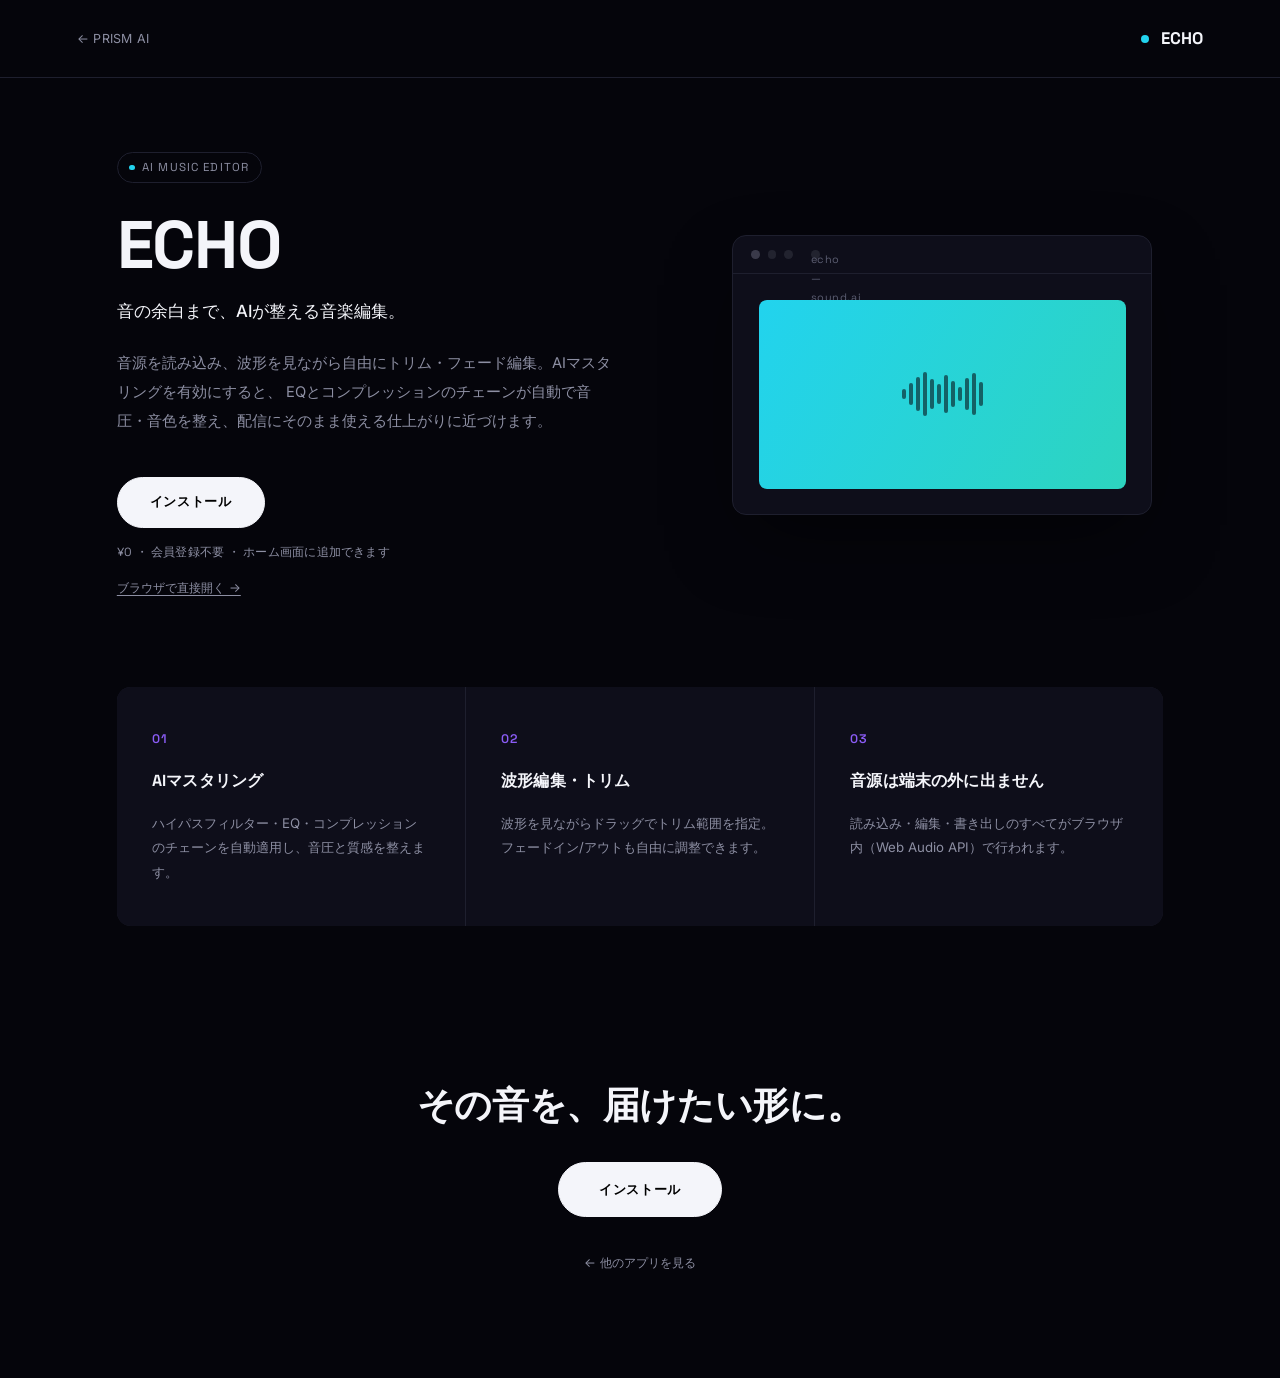
<file: apps/echo/index.html>
<!DOCTYPE html>
<html lang="ja">
<head>
<meta charset="UTF-8">
<meta name="viewport" content="width=device-width, initial-scale=1.0">
<title>Echo — AI音楽編集 | PRISM AI</title>
<meta name="description" content="AIマスタリングと波形編集で音源を仕上げる音楽編集アプリ。会員登録不要・完全無料・インストール不要。">
<link rel="icon" href="data:image/svg+xml,<svg xmlns=%22http://www.w3.org/2000/svg%22 viewBox=%220 0 100 100%22><text y=%22.85em%22 font-size=%2290%22>♪</text></svg>">
<link rel="manifest" href="manifest.json">
<meta name="theme-color" content="#05050b">
<link rel="apple-touch-icon" href="icons/icon-192.png">
<link rel="preconnect" href="https://fonts.googleapis.com">
<link rel="preconnect" href="https://fonts.gstatic.com" crossorigin>
<link href="https://fonts.googleapis.com/css2?family=Space+Grotesk:wght@500;600;700&family=Inter:wght@400;500;600;700&display=swap" rel="stylesheet">
<link rel="stylesheet" href="../shared/prism-detail.css?v=1">
</head>
<body>

<header class="topbar">
  <a href="../../index.html" class="back">← PRISM AI</a>
  <div class="applogo"><span class="dot" style="background:#22d3ee"></span>Echo</div>
</header>

<main>
  <section class="hero">
    <div class="hero-text">
      <span class="work-tag"><span style="background:#22d3ee"></span>AI Music Editor</span>
      <h1>Echo</h1>
      <p class="tagline">音の余白まで、AIが整える音楽編集。</p>
      <p class="desc">
        音源を読み込み、波形を見ながら自由にトリム・フェード編集。AIマスタリングを有効にすると、
        EQとコンプレッションのチェーンが自動で音圧・音色を整え、配信にそのまま使える仕上がりに近づけます。
      </p>
      <div class="cta-row">
        <button type="button" class="btn btn-primary install-btn"><span class="btn-label">インストール</span></button>
        <span class="price-note">¥0 ・ 会員登録不要 ・ ホーム画面に追加できます</span>
        <a href="app/" class="open-link">ブラウザで直接開く →</a>
      </div>
    </div>
    <div class="hero-visual">
      <div class="device-frame">
        <div class="device-bar"><span></span><span></span><span></span><span class="device-title">echo — sound.ai</span></div>
        <div class="device-body">
          <div class="mock-canvas echo" id="waveDecoWrap"><div class="mock-wave-bars" id="waveDeco"></div></div>
        </div>
      </div>
    </div>
  </section>

  <section class="features">
    <div class="feature">
      <span class="feature-num">01</span>
      <h3>AIマスタリング</h3>
      <p>ハイパスフィルター・EQ・コンプレッションのチェーンを自動適用し、音圧と質感を整えます。</p>
    </div>
    <div class="feature">
      <span class="feature-num">02</span>
      <h3>波形編集・トリム</h3>
      <p>波形を見ながらドラッグでトリム範囲を指定。フェードイン/アウトも自由に調整できます。</p>
    </div>
    <div class="feature">
      <span class="feature-num">03</span>
      <h3>音源は端末の外に出ません</h3>
      <p>読み込み・編集・書き出しのすべてがブラウザ内（Web Audio API）で行われます。</p>
    </div>
  </section>

  <section class="bottom-cta">
    <h2>その音を、届けたい形に。</h2>
    <button type="button" class="btn btn-primary btn-lg install-btn"><span class="btn-label">インストール</span></button>
    <a href="../../index.html#apps" class="back-link">← 他のアプリを見る</a>
  </section>
</main>

<script src="../shared/install.js?v=1"></script>
<script>
  (() => {
    const el = document.getElementById('waveDeco');
    if (!el) return;
    const heights = [10, 22, 34, 44, 30, 20, 38, 26, 14, 32, 42, 24];
    el.innerHTML = heights.map(h => `<span style="height:${h}px"></span>`).join('');
  })();
</script>
</body>
</html>
</file>
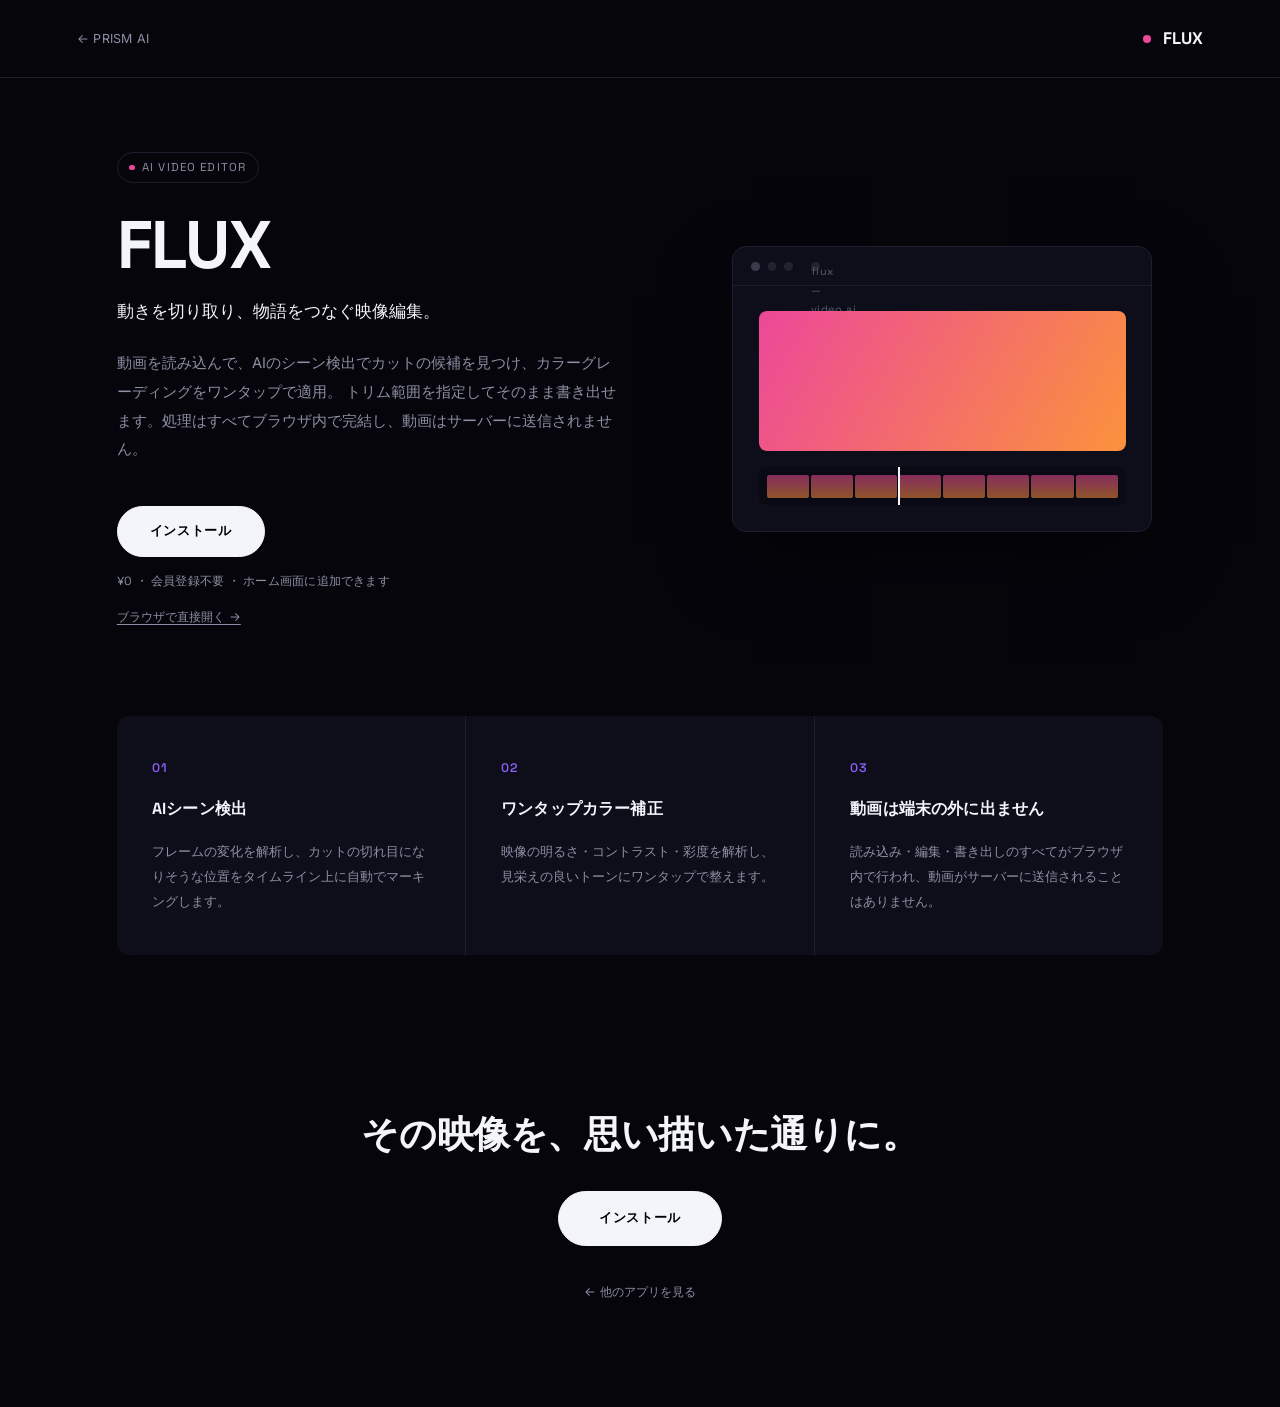
<file: apps/flux/index.html>
<!DOCTYPE html>
<html lang="ja">
<head>
<meta charset="UTF-8">
<meta name="viewport" content="width=device-width, initial-scale=1.0">
<title>Flux — AI映像編集 | PRISM AI</title>
<meta name="description" content="AIによるシーン検出とカラーグレーディングで動画を仕上げる映像編集アプリ。会員登録不要・完全無料・インストール不要。">
<link rel="icon" href="data:image/svg+xml,<svg xmlns=%22http://www.w3.org/2000/svg%22 viewBox=%220 0 100 100%22><text y=%22.85em%22 font-size=%2290%22>▶</text></svg>">
<link rel="manifest" href="manifest.json">
<meta name="theme-color" content="#05050b">
<link rel="apple-touch-icon" href="icons/icon-192.png">
<link rel="preconnect" href="https://fonts.googleapis.com">
<link rel="preconnect" href="https://fonts.gstatic.com" crossorigin>
<link href="https://fonts.googleapis.com/css2?family=Space+Grotesk:wght@500;600;700&family=Inter:wght@400;500;600;700&display=swap" rel="stylesheet">
<link rel="stylesheet" href="../shared/prism-detail.css?v=1">
</head>
<body>

<header class="topbar">
  <a href="../../index.html" class="back">← PRISM AI</a>
  <div class="applogo"><span class="dot" style="background:#ec4899"></span>Flux</div>
</header>

<main>
  <section class="hero">
    <div class="hero-text">
      <span class="work-tag"><span style="background:#ec4899"></span>AI Video Editor</span>
      <h1>Flux</h1>
      <p class="tagline">動きを切り取り、物語をつなぐ映像編集。</p>
      <p class="desc">
        動画を読み込んで、AIのシーン検出でカットの候補を見つけ、カラーグレーディングをワンタップで適用。
        トリム範囲を指定してそのまま書き出せます。処理はすべてブラウザ内で完結し、動画はサーバーに送信されません。
      </p>
      <div class="cta-row">
        <button type="button" class="btn btn-primary install-btn"><span class="btn-label">インストール</span></button>
        <span class="price-note">¥0 ・ 会員登録不要 ・ ホーム画面に追加できます</span>
        <a href="app/" class="open-link">ブラウザで直接開く →</a>
      </div>
    </div>
    <div class="hero-visual">
      <div class="device-frame">
        <div class="device-bar"><span></span><span></span><span></span><span class="device-title">flux — video.ai</span></div>
        <div class="device-body">
          <div class="mock-canvas flux"></div>
          <div class="mock-timeline">
            <span></span><span></span><span></span><span></span><span></span><span></span><span></span><span></span>
            <div class="playhead"></div>
          </div>
        </div>
      </div>
    </div>
  </section>

  <section class="features">
    <div class="feature">
      <span class="feature-num">01</span>
      <h3>AIシーン検出</h3>
      <p>フレームの変化を解析し、カットの切れ目になりそうな位置をタイムライン上に自動でマーキングします。</p>
    </div>
    <div class="feature">
      <span class="feature-num">02</span>
      <h3>ワンタップカラー補正</h3>
      <p>映像の明るさ・コントラスト・彩度を解析し、見栄えの良いトーンにワンタップで整えます。</p>
    </div>
    <div class="feature">
      <span class="feature-num">03</span>
      <h3>動画は端末の外に出ません</h3>
      <p>読み込み・編集・書き出しのすべてがブラウザ内で行われ、動画がサーバーに送信されることはありません。</p>
    </div>
  </section>

  <section class="bottom-cta">
    <h2>その映像を、思い描いた通りに。</h2>
    <button type="button" class="btn btn-primary btn-lg install-btn"><span class="btn-label">インストール</span></button>
    <a href="../../index.html#apps" class="back-link">← 他のアプリを見る</a>
  </section>
</main>

<script src="../shared/install.js?v=1"></script>
</body>
</html>
</file>
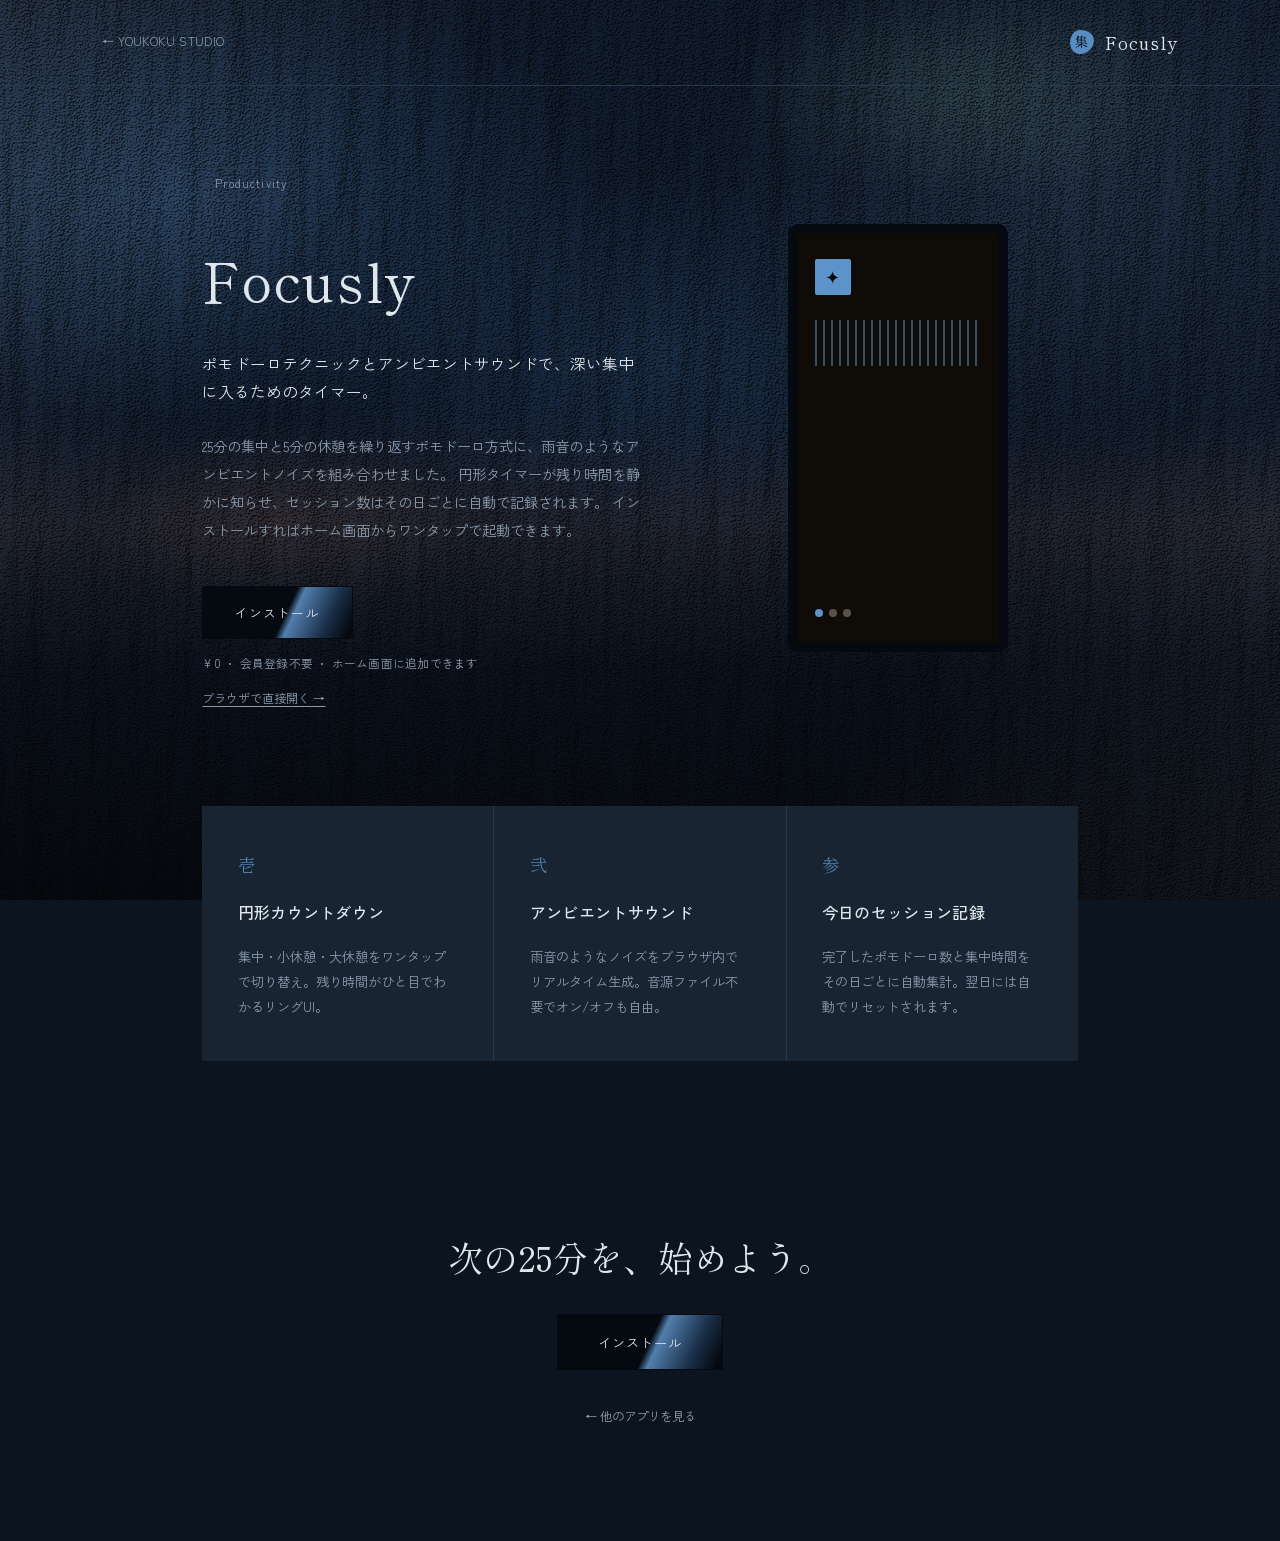
<file: apps/focusly/index.html>
<!DOCTYPE html>
<html lang="ja">
<head>
<meta charset="UTF-8">
<meta name="viewport" content="width=device-width, initial-scale=1.0">
<title>Focusly — 集中タイマー | YOUKOKU STUDIO</title>
<meta name="description" content="ポモドーロテクニックとアンビエントサウンドを組み合わせた集中タイマーアプリ。完全無料でホーム画面に追加できます。">
<link rel="icon" href="data:image/svg+xml,<svg xmlns=%22http://www.w3.org/2000/svg%22 viewBox=%220 0 100 100%22><text y=%22.9em%22 font-size=%2290%22>✦</text></svg>">
<link rel="manifest" href="manifest.json">
<meta name="theme-color" content="#0c1420">
<link rel="apple-touch-icon" href="icons/icon-192.png">
<link rel="preconnect" href="https://fonts.googleapis.com">
<link rel="preconnect" href="https://fonts.gstatic.com" crossorigin>
<link href="https://fonts.googleapis.com/css2?family=Zen+Kaku+Gothic+New:wght@400;500;700;900&family=Shippori+Mincho:wght@400;500;600;700;800&display=swap" rel="stylesheet">
<link rel="stylesheet" href="../shared/detail.css?v=6">
</head>
<body>

<header class="topbar">
  <a href="../../index.html" class="back">← YOUKOKU STUDIO</a>
  <div class="applogo"><span class="hanko">集</span>Focusly</div>
</header>

<main>
  <section class="hero">
    <div class="hero-text">
      <span class="work-tag">Productivity</span>
      <h1>Focusly</h1>
      <p class="tagline">ポモドーロテクニックとアンビエントサウンドで、深い集中に入るためのタイマー。</p>
      <p class="desc">
        25分の集中と5分の休憩を繰り返すポモドーロ方式に、雨音のようなアンビエントノイズを組み合わせました。
        円形タイマーが残り時間を静かに知らせ、セッション数はその日ごとに自動で記録されます。
        インストールすればホーム画面からワンタップで起動できます。
      </p>
      <div class="cta-row">
        <button type="button" class="btn btn-primary install-btn"><span class="btn-label">インストール</span></button>
        <span class="price-note">¥0 ・ 会員登録不要 ・ ホーム画面に追加できます</span>
        <a href="app/" class="open-link">ブラウザで直接開く →</a>
      </div>
    </div>
    <div class="hero-visual">
      <div class="mock-phone">
        <div class="mock-screen dark">
          <div class="mock-icon">✦</div>
          <div class="mock-wave"></div>
          <div class="mock-dots">
            <span></span><span></span><span></span>
          </div>
        </div>
      </div>
    </div>
  </section>

  <section class="features">
    <div class="feature">
      <span class="feature-num">壱</span>
      <h3>円形カウントダウン</h3>
      <p>集中・小休憩・大休憩をワンタップで切り替え。残り時間がひと目でわかるリングUI。</p>
    </div>
    <div class="feature">
      <span class="feature-num">弐</span>
      <h3>アンビエントサウンド</h3>
      <p>雨音のようなノイズをブラウザ内でリアルタイム生成。音源ファイル不要でオン/オフも自由。</p>
    </div>
    <div class="feature">
      <span class="feature-num">参</span>
      <h3>今日のセッション記録</h3>
      <p>完了したポモドーロ数と集中時間をその日ごとに自動集計。翌日には自動でリセットされます。</p>
    </div>
  </section>

  <section class="bottom-cta">
    <h2>次の25分を、始めよう。</h2>
    <button type="button" class="btn btn-primary btn-lg install-btn"><span class="btn-label">インストール</span></button>
    <a href="../../index.html#works" class="back-link">← 他のアプリを見る</a>
  </section>
</main>

<script src="../shared/install.js?v=5"></script>
</body>
</html>
</file>
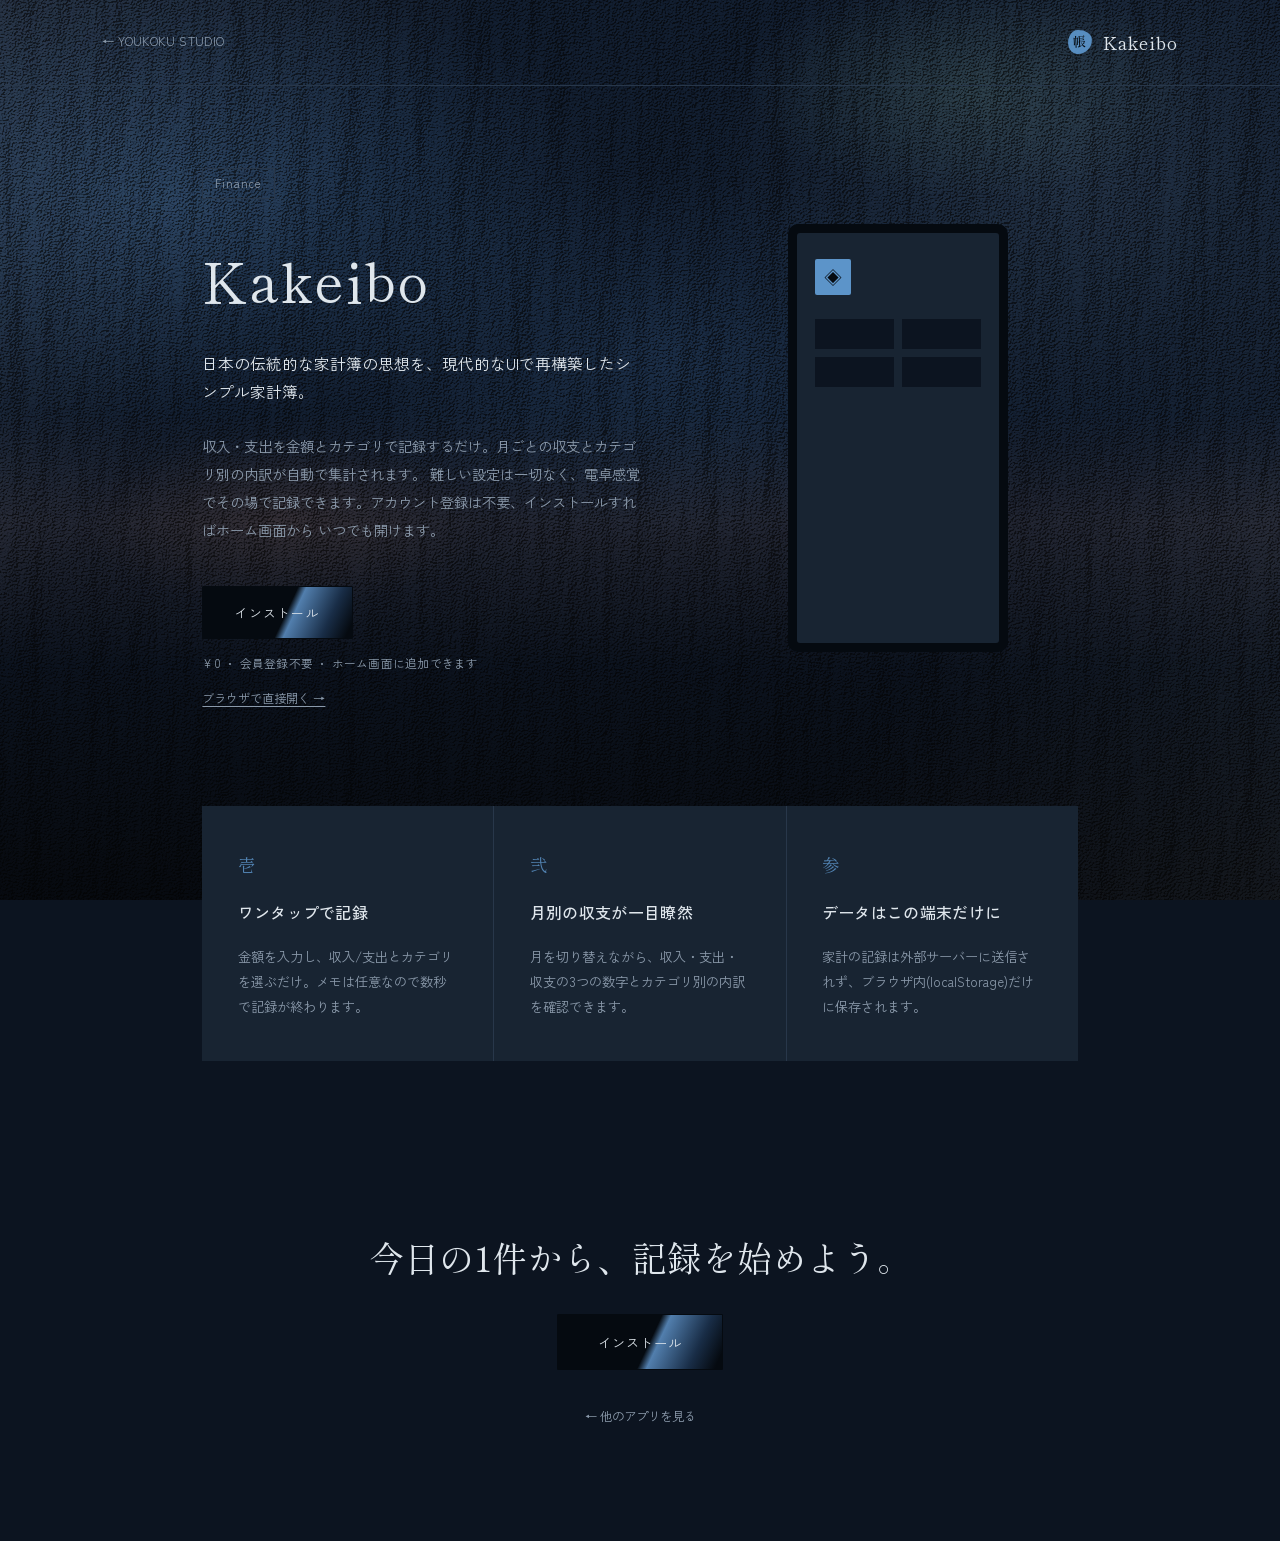
<file: apps/kakeibo/index.html>
<!DOCTYPE html>
<html lang="ja">
<head>
<meta charset="UTF-8">
<meta name="viewport" content="width=device-width, initial-scale=1.0">
<title>Kakeibo — シンプル家計簿 | YOUKOKU STUDIO</title>
<meta name="description" content="日本の伝統的な家計簿の思想を現代的なUIで再構築したシンプル家計簿アプリ。完全無料でホーム画面に追加できます。">
<link rel="icon" href="data:image/svg+xml,<svg xmlns=%22http://www.w3.org/2000/svg%22 viewBox=%220 0 100 100%22><text y=%22.9em%22 font-size=%2290%22>◈</text></svg>">
<link rel="manifest" href="manifest.json">
<meta name="theme-color" content="#0c1420">
<link rel="apple-touch-icon" href="icons/icon-192.png">
<link rel="preconnect" href="https://fonts.googleapis.com">
<link rel="preconnect" href="https://fonts.gstatic.com" crossorigin>
<link href="https://fonts.googleapis.com/css2?family=Zen+Kaku+Gothic+New:wght@400;500;700;900&family=Shippori+Mincho:wght@400;500;600;700;800&display=swap" rel="stylesheet">
<link rel="stylesheet" href="../shared/detail.css?v=6">
</head>
<body>

<header class="topbar">
  <a href="../../index.html" class="back">← YOUKOKU STUDIO</a>
  <div class="applogo"><span class="hanko">帳</span>Kakeibo</div>
</header>

<main>
  <section class="hero">
    <div class="hero-text">
      <span class="work-tag">Finance</span>
      <h1>Kakeibo</h1>
      <p class="tagline">日本の伝統的な家計簿の思想を、現代的なUIで再構築したシンプル家計簿。</p>
      <p class="desc">
        収入・支出を金額とカテゴリで記録するだけ。月ごとの収支とカテゴリ別の内訳が自動で集計されます。
        難しい設定は一切なく、電卓感覚でその場で記録できます。アカウント登録は不要、インストールすればホーム画面から
        いつでも開けます。
      </p>
      <div class="cta-row">
        <button type="button" class="btn btn-primary install-btn"><span class="btn-label">インストール</span></button>
        <span class="price-note">¥0 ・ 会員登録不要 ・ ホーム画面に追加できます</span>
        <a href="app/" class="open-link">ブラウザで直接開く →</a>
      </div>
    </div>
    <div class="hero-visual">
      <div class="mock-phone">
        <div class="mock-screen">
          <div class="mock-icon">◈</div>
          <div class="mock-grid">
            <span></span><span></span><span></span><span></span>
          </div>
        </div>
      </div>
    </div>
  </section>

  <section class="features">
    <div class="feature">
      <span class="feature-num">壱</span>
      <h3>ワンタップで記録</h3>
      <p>金額を入力し、収入/支出とカテゴリを選ぶだけ。メモは任意なので数秒で記録が終わります。</p>
    </div>
    <div class="feature">
      <span class="feature-num">弐</span>
      <h3>月別の収支が一目瞭然</h3>
      <p>月を切り替えながら、収入・支出・収支の3つの数字とカテゴリ別の内訳を確認できます。</p>
    </div>
    <div class="feature">
      <span class="feature-num">参</span>
      <h3>データはこの端末だけに</h3>
      <p>家計の記録は外部サーバーに送信されず、ブラウザ内(localStorage)だけに保存されます。</p>
    </div>
  </section>

  <section class="bottom-cta">
    <h2>今日の1件から、記録を始めよう。</h2>
    <button type="button" class="btn btn-primary btn-lg install-btn"><span class="btn-label">インストール</span></button>
    <a href="../../index.html#works" class="back-link">← 他のアプリを見る</a>
  </section>
</main>

<script src="../shared/install.js?v=5"></script>
</body>
</html>
</file>
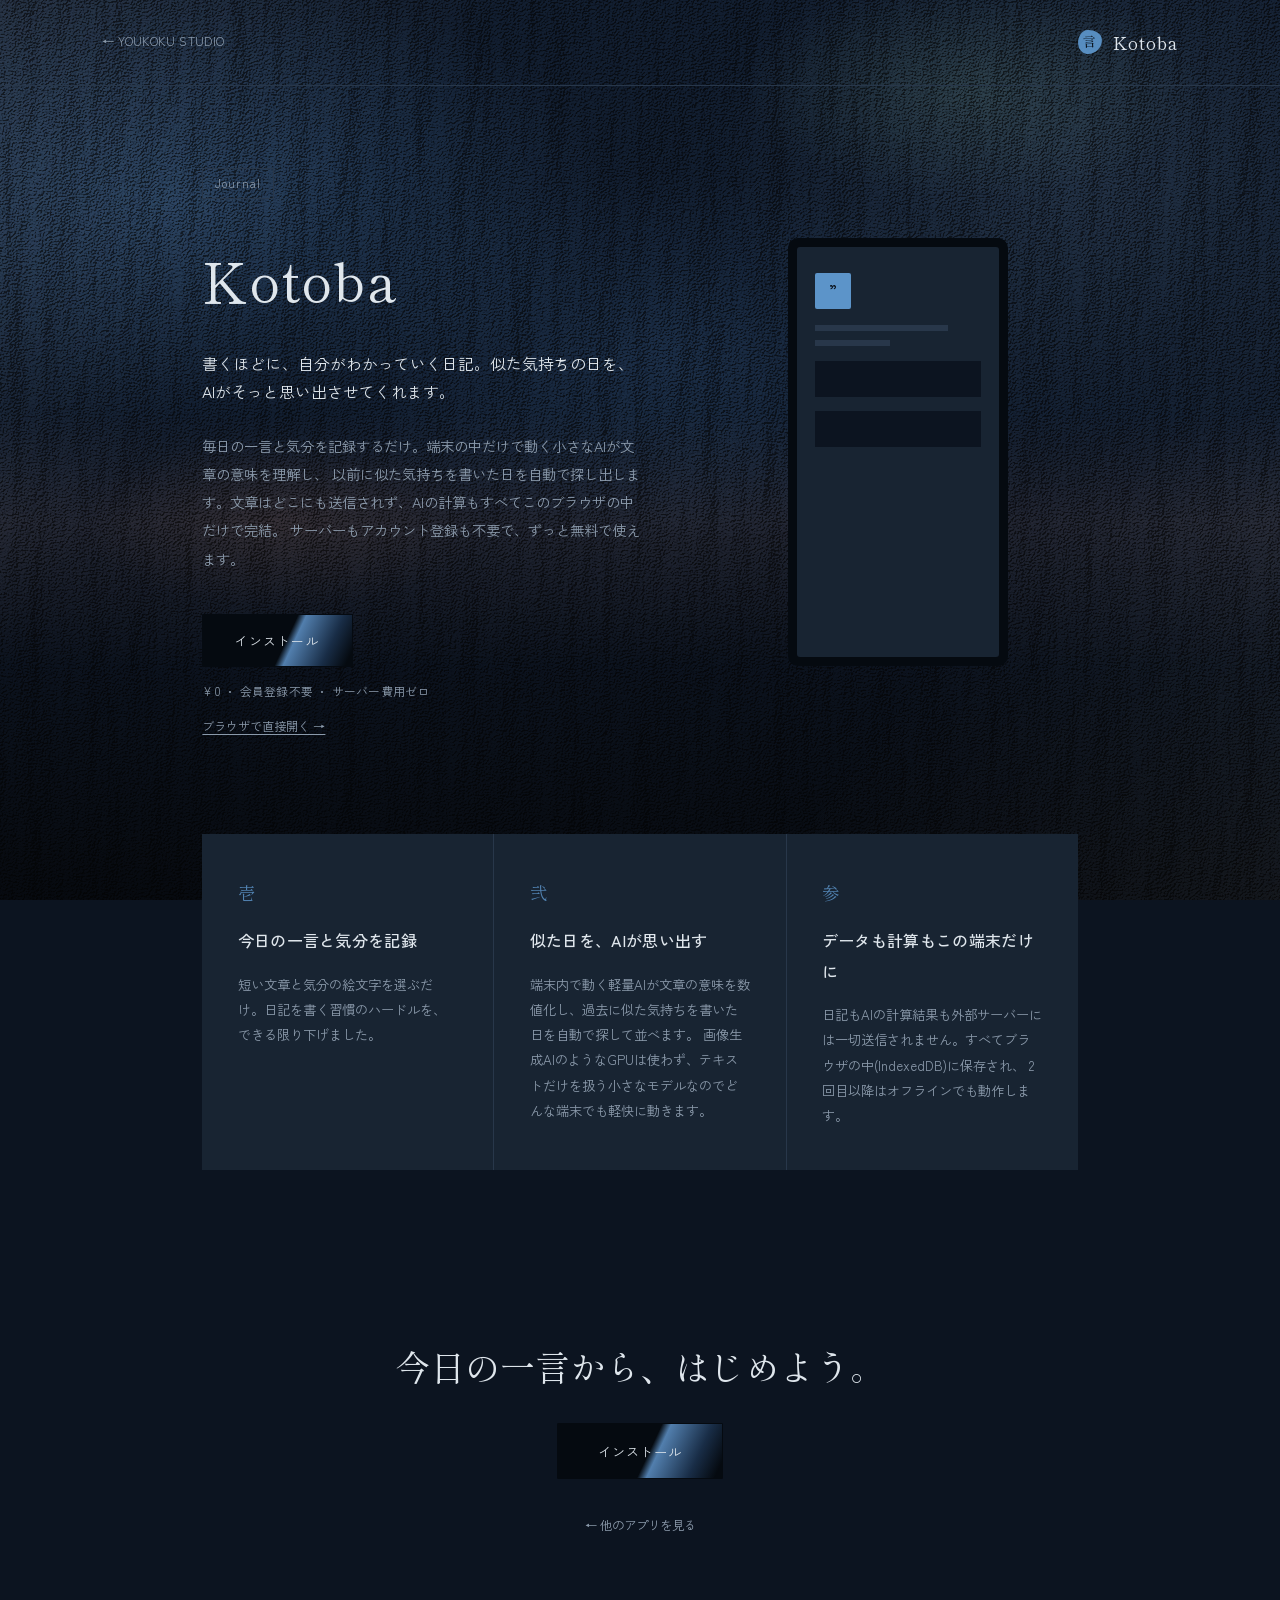
<file: apps/kotoba/index.html>
<!DOCTYPE html>
<html lang="ja">
<head>
<meta charset="UTF-8">
<meta name="viewport" content="width=device-width, initial-scale=1.0">
<title>Kotoba — AI日記 | YOUKOKU STUDIO</title>
<meta name="description" content="端末内で動くAIが、似た気持ちの過去の日をそっと思い出させてくれる日記アプリ。完全無料・サーバー費用ゼロ・インストール不要。">
<link rel="icon" href="data:image/svg+xml,<svg xmlns=%22http://www.w3.org/2000/svg%22 viewBox=%220 0 100 100%22><text y=%22.9em%22 font-size=%2290%22>”</text></svg>">
<link rel="manifest" href="manifest.json">
<meta name="theme-color" content="#0c1420">
<link rel="apple-touch-icon" href="icons/icon-192.png">
<link rel="preconnect" href="https://fonts.googleapis.com">
<link rel="preconnect" href="https://fonts.gstatic.com" crossorigin>
<link href="https://fonts.googleapis.com/css2?family=Zen+Kaku+Gothic+New:wght@400;500;700;900&family=Shippori+Mincho:wght@400;500;600;700;800&display=swap" rel="stylesheet">
<link rel="stylesheet" href="../shared/detail.css?v=6">
</head>
<body>

<header class="topbar">
  <a href="../../index.html" class="back">← YOUKOKU STUDIO</a>
  <div class="applogo"><span class="hanko">言</span>Kotoba</div>
</header>

<main>
  <section class="hero">
    <div class="hero-text">
      <span class="work-tag">Journal</span>
      <h1>Kotoba</h1>
      <p class="tagline">書くほどに、自分がわかっていく日記。似た気持ちの日を、AIがそっと思い出させてくれます。</p>
      <p class="desc">
        毎日の一言と気分を記録するだけ。端末の中だけで動く小さなAIが文章の意味を理解し、
        以前に似た気持ちを書いた日を自動で探し出します。文章はどこにも送信されず、AIの計算もすべてこのブラウザの中だけで完結。
        サーバーもアカウント登録も不要で、ずっと無料で使えます。
      </p>
      <div class="cta-row">
        <button type="button" class="btn btn-primary install-btn"><span class="btn-label">インストール</span></button>
        <span class="price-note">¥0 ・ 会員登録不要 ・ サーバー費用ゼロ</span>
        <a href="app/" class="open-link">ブラウザで直接開く →</a>
      </div>
    </div>
    <div class="hero-visual">
      <div class="mock-phone">
        <div class="mock-screen">
          <div class="mock-icon">”</div>
          <div class="mock-bar"></div>
          <div class="mock-bar short"></div>
          <div class="mock-card"></div>
          <div class="mock-card"></div>
        </div>
      </div>
    </div>
  </section>

  <section class="features">
    <div class="feature">
      <span class="feature-num">壱</span>
      <h3>今日の一言と気分を記録</h3>
      <p>短い文章と気分の絵文字を選ぶだけ。日記を書く習慣のハードルを、できる限り下げました。</p>
    </div>
    <div class="feature">
      <span class="feature-num">弐</span>
      <h3>似た日を、AIが思い出す</h3>
      <p>端末内で動く軽量AIが文章の意味を数値化し、過去に似た気持ちを書いた日を自動で探して並べます。
        画像生成AIのようなGPUは使わず、テキストだけを扱う小さなモデルなのでどんな端末でも軽快に動きます。</p>
    </div>
    <div class="feature">
      <span class="feature-num">参</span>
      <h3>データも計算もこの端末だけに</h3>
      <p>日記もAIの計算結果も外部サーバーには一切送信されません。すべてブラウザの中(IndexedDB)に保存され、
        2回目以降はオフラインでも動作します。</p>
    </div>
  </section>

  <section class="bottom-cta">
    <h2>今日の一言から、はじめよう。</h2>
    <button type="button" class="btn btn-primary btn-lg install-btn"><span class="btn-label">インストール</span></button>
    <a href="../../index.html#works" class="back-link">← 他のアプリを見る</a>
  </section>
</main>

<script src="../shared/install.js?v=5"></script>
</body>
</html>
</file>
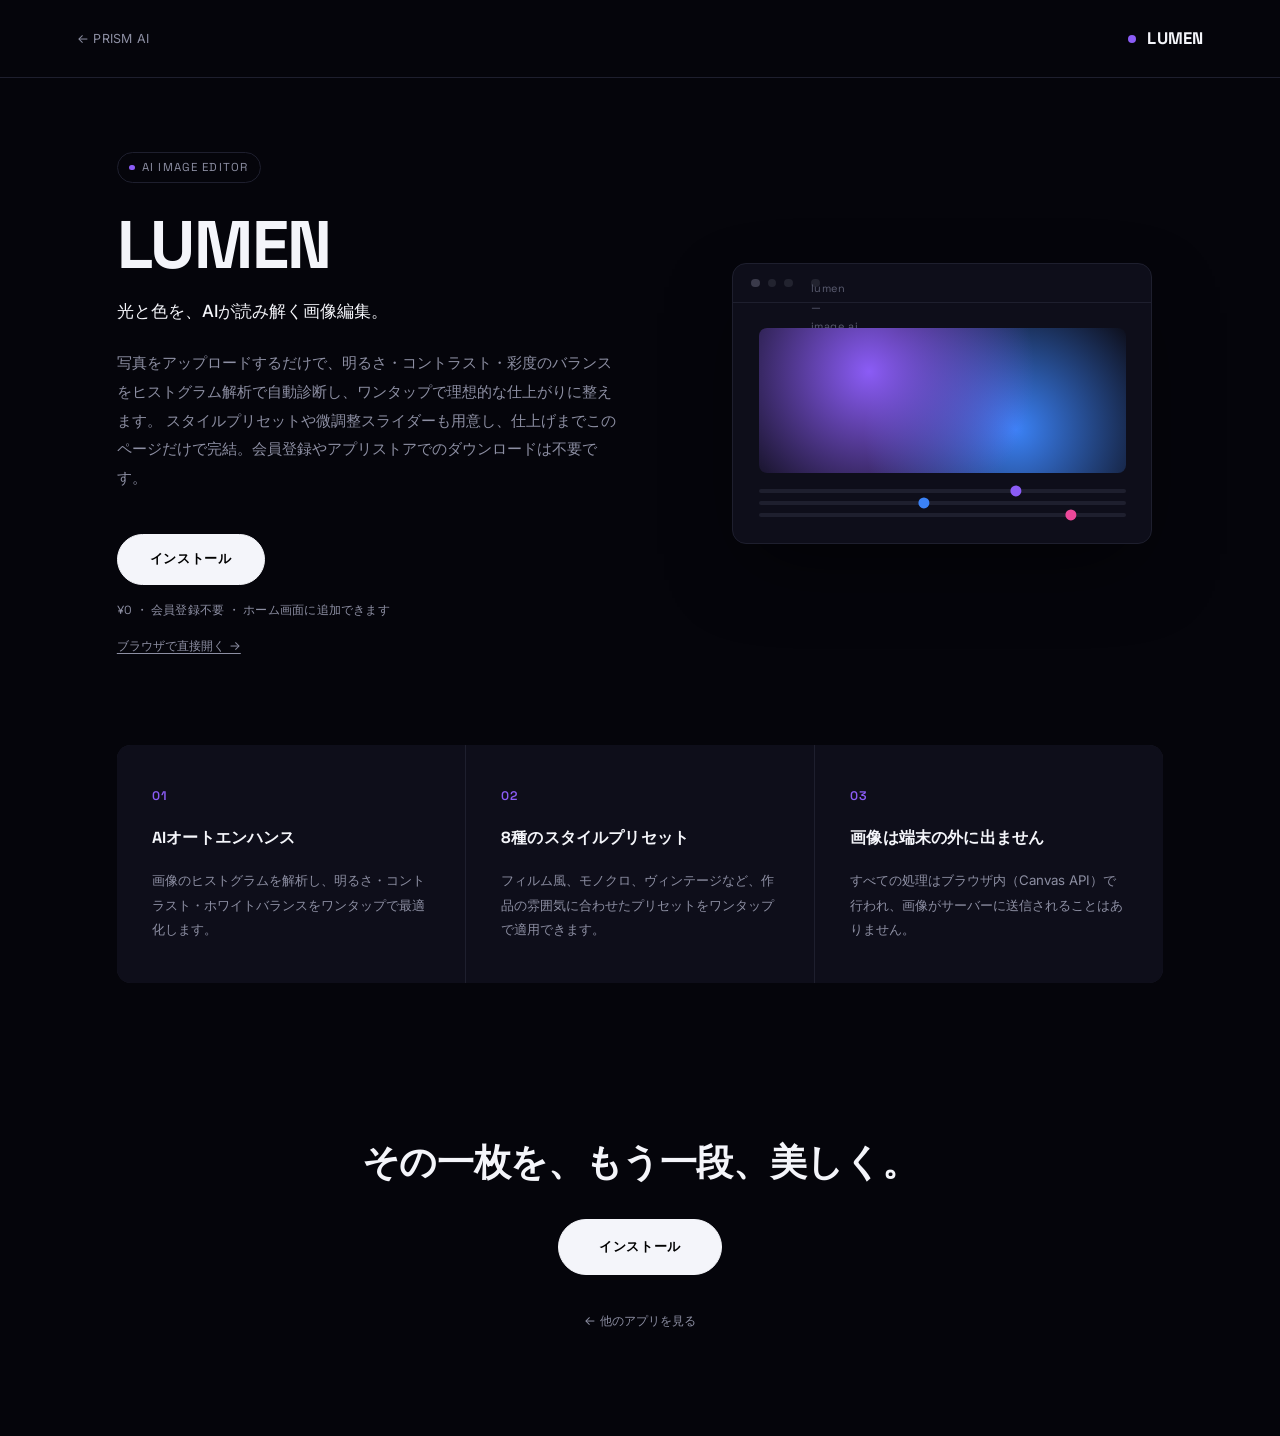
<file: apps/lumen/index.html>
<!DOCTYPE html>
<html lang="ja">
<head>
<meta charset="UTF-8">
<meta name="viewport" content="width=device-width, initial-scale=1.0">
<title>Lumen — AI画像編集 | PRISM AI</title>
<meta name="description" content="AIによる自動補正とスタイルプリセットで写真を仕上げる画像編集アプリ。会員登録不要・完全無料・インストール不要。">
<link rel="icon" href="data:image/svg+xml,<svg xmlns=%22http://www.w3.org/2000/svg%22 viewBox=%220 0 100 100%22><text y=%22.85em%22 font-size=%2290%22>◎</text></svg>">
<link rel="manifest" href="manifest.json">
<meta name="theme-color" content="#05050b">
<link rel="apple-touch-icon" href="icons/icon-192.png">
<link rel="preconnect" href="https://fonts.googleapis.com">
<link rel="preconnect" href="https://fonts.gstatic.com" crossorigin>
<link href="https://fonts.googleapis.com/css2?family=Space+Grotesk:wght@500;600;700&family=Inter:wght@400;500;600;700&display=swap" rel="stylesheet">
<link rel="stylesheet" href="../shared/prism-detail.css?v=1">
</head>
<body>

<header class="topbar">
  <a href="../../index.html" class="back">← PRISM AI</a>
  <div class="applogo"><span class="dot" style="background:#8b5cf6"></span>Lumen</div>
</header>

<main>
  <section class="hero">
    <div class="hero-text">
      <span class="work-tag"><span style="background:#8b5cf6"></span>AI Image Editor</span>
      <h1>Lumen</h1>
      <p class="tagline">光と色を、AIが読み解く画像編集。</p>
      <p class="desc">
        写真をアップロードするだけで、明るさ・コントラスト・彩度のバランスをヒストグラム解析で自動診断し、ワンタップで理想的な仕上がりに整えます。
        スタイルプリセットや微調整スライダーも用意し、仕上げまでこのページだけで完結。会員登録やアプリストアでのダウンロードは不要です。
      </p>
      <div class="cta-row">
        <button type="button" class="btn btn-primary install-btn"><span class="btn-label">インストール</span></button>
        <span class="price-note">¥0 ・ 会員登録不要 ・ ホーム画面に追加できます</span>
        <a href="app/" class="open-link">ブラウザで直接開く →</a>
      </div>
    </div>
    <div class="hero-visual">
      <div class="device-frame">
        <div class="device-bar"><span></span><span></span><span></span><span class="device-title">lumen — image.ai</span></div>
        <div class="device-body">
          <div class="mock-canvas lumen"></div>
          <div class="mock-slider-row">
            <div class="mock-slider s1"></div>
            <div class="mock-slider s2"></div>
            <div class="mock-slider s3"></div>
          </div>
        </div>
      </div>
    </div>
  </section>

  <section class="features">
    <div class="feature">
      <span class="feature-num">01</span>
      <h3>AIオートエンハンス</h3>
      <p>画像のヒストグラムを解析し、明るさ・コントラスト・ホワイトバランスをワンタップで最適化します。</p>
    </div>
    <div class="feature">
      <span class="feature-num">02</span>
      <h3>8種のスタイルプリセット</h3>
      <p>フィルム風、モノクロ、ヴィンテージなど、作品の雰囲気に合わせたプリセットをワンタップで適用できます。</p>
    </div>
    <div class="feature">
      <span class="feature-num">03</span>
      <h3>画像は端末の外に出ません</h3>
      <p>すべての処理はブラウザ内（Canvas API）で行われ、画像がサーバーに送信されることはありません。</p>
    </div>
  </section>

  <section class="bottom-cta">
    <h2>その一枚を、もう一段、美しく。</h2>
    <button type="button" class="btn btn-primary btn-lg install-btn"><span class="btn-label">インストール</span></button>
    <a href="../../index.html#apps" class="back-link">← 他のアプリを見る</a>
  </section>
</main>

<script src="../shared/install.js?v=1"></script>
</body>
</html>
</file>
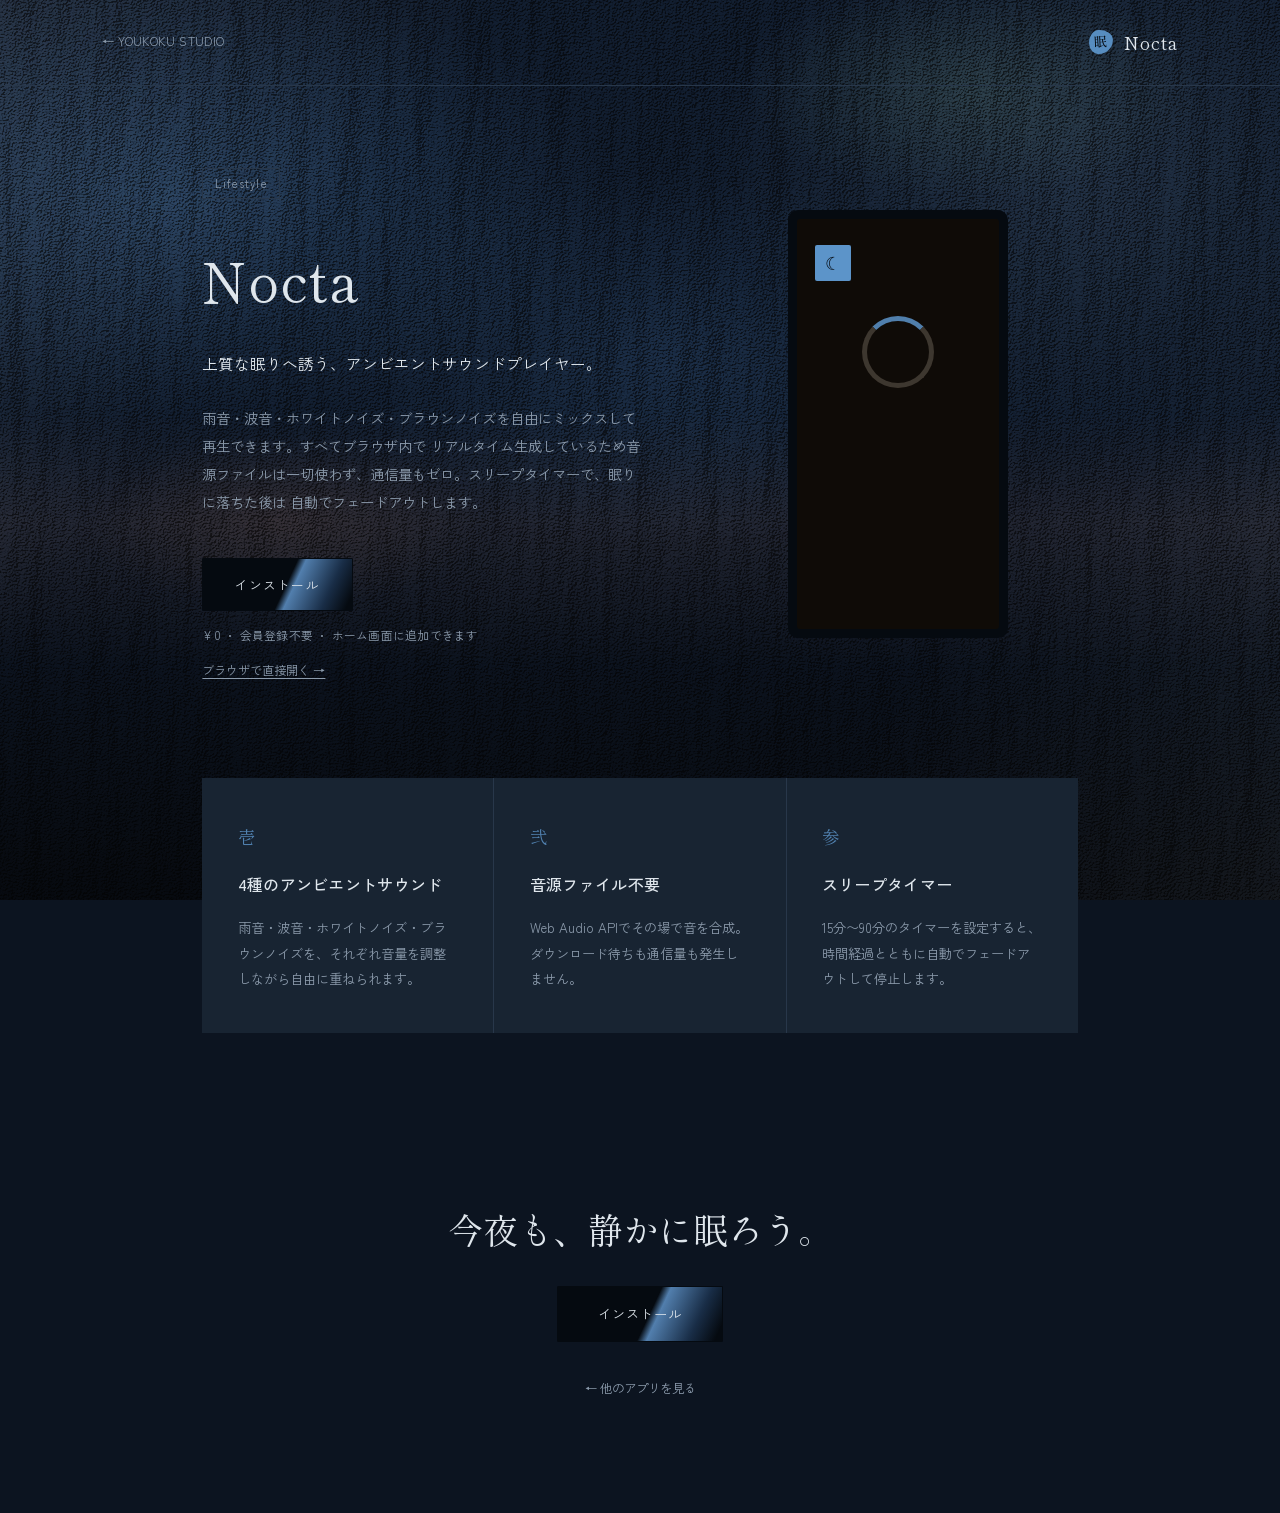
<file: apps/nocta/index.html>
<!DOCTYPE html>
<html lang="ja">
<head>
<meta charset="UTF-8">
<meta name="viewport" content="width=device-width, initial-scale=1.0">
<title>Nocta — 睡眠サウンド | YOUKOKU STUDIO</title>
<meta name="description" content="上質な眠りへ誘う、ブラウザ生成のアンビエントサウンドプレイヤー。完全無料でホーム画面に追加できます。">
<link rel="icon" href="data:image/svg+xml,<svg xmlns=%22http://www.w3.org/2000/svg%22 viewBox=%220 0 100 100%22><text y=%22.9em%22 font-size=%2290%22>☾</text></svg>">
<link rel="manifest" href="manifest.json">
<meta name="theme-color" content="#0c1420">
<link rel="apple-touch-icon" href="icons/icon-192.png">
<link rel="preconnect" href="https://fonts.googleapis.com">
<link rel="preconnect" href="https://fonts.gstatic.com" crossorigin>
<link href="https://fonts.googleapis.com/css2?family=Zen+Kaku+Gothic+New:wght@400;500;700;900&family=Shippori+Mincho:wght@400;500;600;700;800&display=swap" rel="stylesheet">
<link rel="stylesheet" href="../shared/detail.css?v=6">
</head>
<body>

<header class="topbar">
  <a href="../../index.html" class="back">← YOUKOKU STUDIO</a>
  <div class="applogo"><span class="hanko">眠</span>Nocta</div>
</header>

<main>
  <section class="hero">
    <div class="hero-text">
      <span class="work-tag">Lifestyle</span>
      <h1>Nocta</h1>
      <p class="tagline">上質な眠りへ誘う、アンビエントサウンドプレイヤー。</p>
      <p class="desc">
        雨音・波音・ホワイトノイズ・ブラウンノイズを自由にミックスして再生できます。すべてブラウザ内で
        リアルタイム生成しているため音源ファイルは一切使わず、通信量もゼロ。スリープタイマーで、眠りに落ちた後は
        自動でフェードアウトします。
      </p>
      <div class="cta-row">
        <button type="button" class="btn btn-primary install-btn"><span class="btn-label">インストール</span></button>
        <span class="price-note">¥0 ・ 会員登録不要 ・ ホーム画面に追加できます</span>
        <a href="app/" class="open-link">ブラウザで直接開く →</a>
      </div>
    </div>
    <div class="hero-visual">
      <div class="mock-phone">
        <div class="mock-screen dark">
          <div class="mock-icon">☾</div>
          <div class="mock-ring"></div>
        </div>
      </div>
    </div>
  </section>

  <section class="features">
    <div class="feature">
      <span class="feature-num">壱</span>
      <h3>4種のアンビエントサウンド</h3>
      <p>雨音・波音・ホワイトノイズ・ブラウンノイズを、それぞれ音量を調整しながら自由に重ねられます。</p>
    </div>
    <div class="feature">
      <span class="feature-num">弐</span>
      <h3>音源ファイル不要</h3>
      <p>Web Audio APIでその場で音を合成。ダウンロード待ちも通信量も発生しません。</p>
    </div>
    <div class="feature">
      <span class="feature-num">参</span>
      <h3>スリープタイマー</h3>
      <p>15分〜90分のタイマーを設定すると、時間経過とともに自動でフェードアウトして停止します。</p>
    </div>
  </section>

  <section class="bottom-cta">
    <h2>今夜も、静かに眠ろう。</h2>
    <button type="button" class="btn btn-primary btn-lg install-btn"><span class="btn-label">インストール</span></button>
    <a href="../../index.html#works" class="back-link">← 他のアプリを見る</a>
  </section>
</main>

<script src="../shared/install.js?v=5"></script>
</body>
</html>
</file>
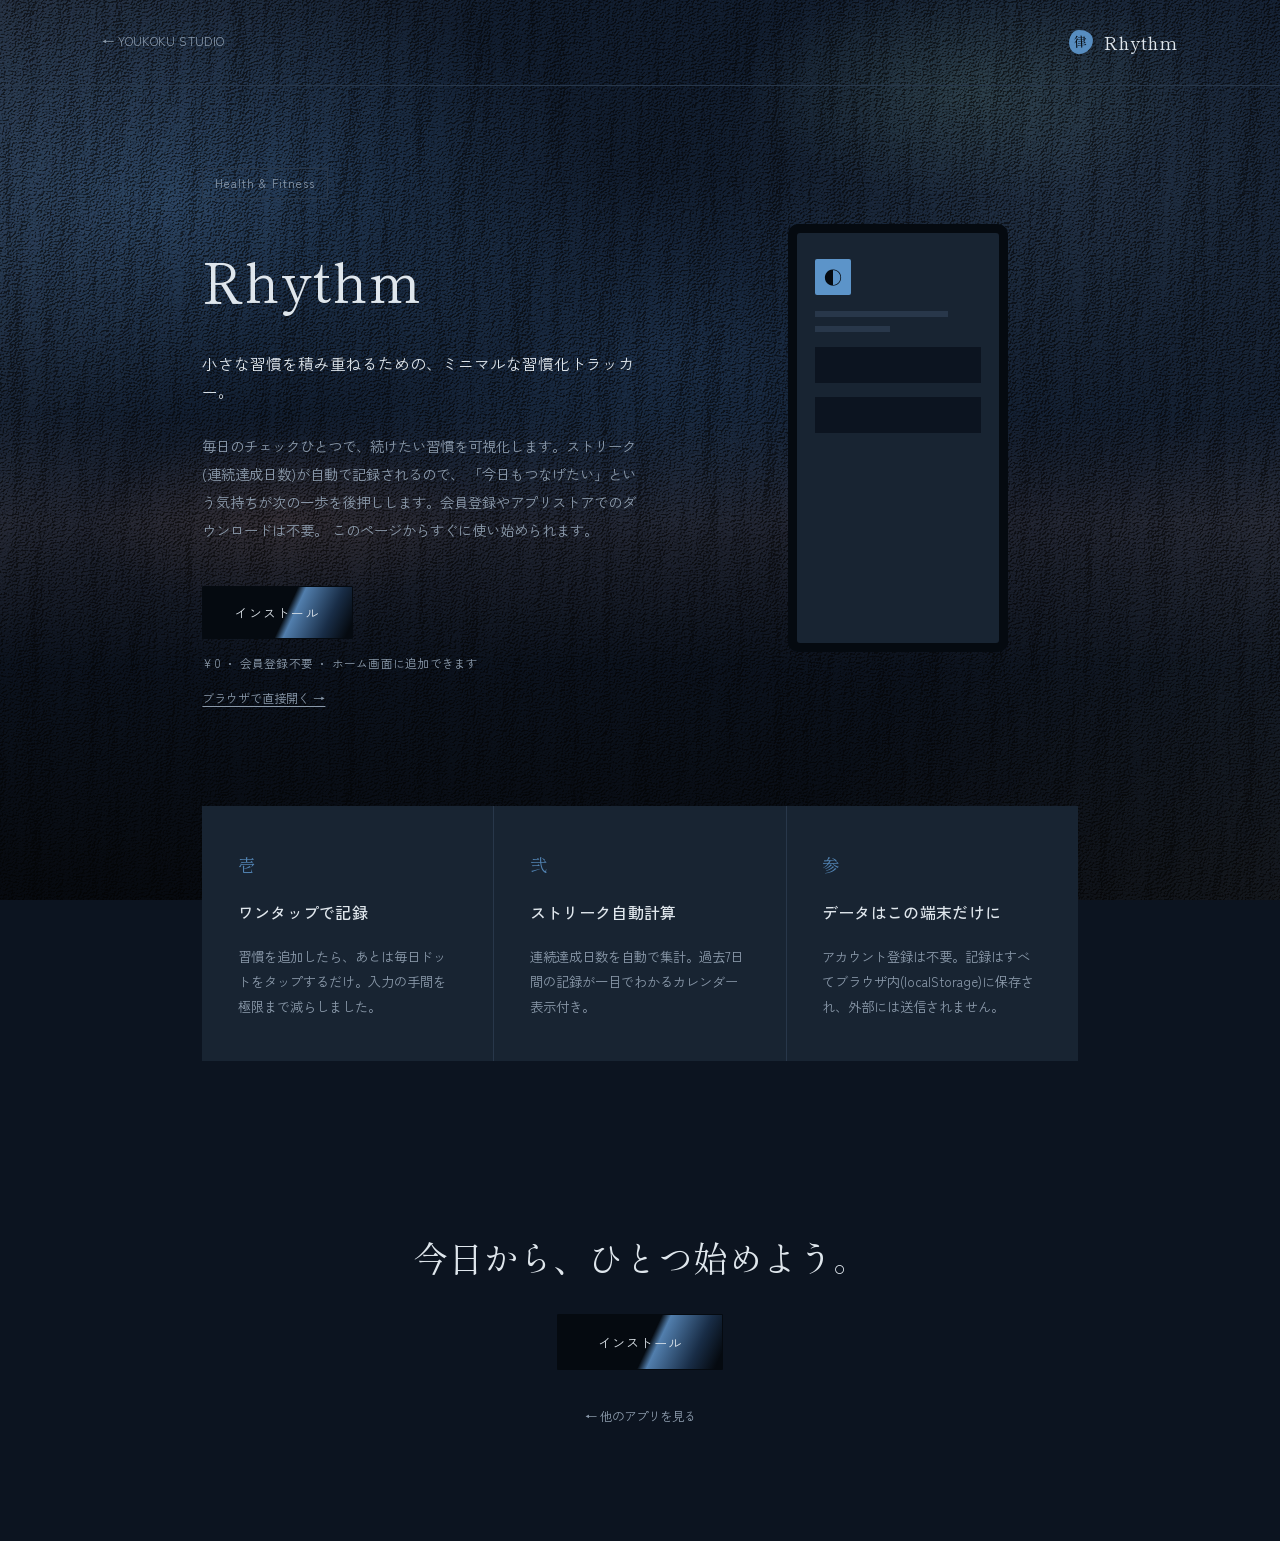
<file: apps/rhythm/index.html>
<!DOCTYPE html>
<html lang="ja">
<head>
<meta charset="UTF-8">
<meta name="viewport" content="width=device-width, initial-scale=1.0">
<title>Rhythm — 習慣化トラッカー | YOUKOKU STUDIO</title>
<meta name="description" content="小さな習慣を積み重ねるためのミニマルな習慣化トラッキングアプリ。完全無料・インストール不要。">
<link rel="icon" href="data:image/svg+xml,<svg xmlns=%22http://www.w3.org/2000/svg%22 viewBox=%220 0 100 100%22><text y=%22.9em%22 font-size=%2290%22>◐</text></svg>">
<link rel="manifest" href="manifest.json">
<meta name="theme-color" content="#0c1420">
<link rel="apple-touch-icon" href="icons/icon-192.png">
<link rel="preconnect" href="https://fonts.googleapis.com">
<link rel="preconnect" href="https://fonts.gstatic.com" crossorigin>
<link href="https://fonts.googleapis.com/css2?family=Zen+Kaku+Gothic+New:wght@400;500;700;900&family=Shippori+Mincho:wght@400;500;600;700;800&display=swap" rel="stylesheet">
<link rel="stylesheet" href="../shared/detail.css?v=6">
</head>
<body>

<header class="topbar">
  <a href="../../index.html" class="back">← YOUKOKU STUDIO</a>
  <div class="applogo"><span class="hanko">律</span>Rhythm</div>
</header>

<main>
  <section class="hero">
    <div class="hero-text">
      <span class="work-tag">Health &amp; Fitness</span>
      <h1>Rhythm</h1>
      <p class="tagline">小さな習慣を積み重ねるための、ミニマルな習慣化トラッカー。</p>
      <p class="desc">
        毎日のチェックひとつで、続けたい習慣を可視化します。ストリーク(連続達成日数)が自動で記録されるので、
        「今日もつなげたい」という気持ちが次の一歩を後押しします。会員登録やアプリストアでのダウンロードは不要。
        このページからすぐに使い始められます。
      </p>
      <div class="cta-row">
        <button type="button" class="btn btn-primary install-btn"><span class="btn-label">インストール</span></button>
        <span class="price-note">¥0 ・ 会員登録不要 ・ ホーム画面に追加できます</span>
        <a href="app/" class="open-link">ブラウザで直接開く →</a>
      </div>
    </div>
    <div class="hero-visual">
      <div class="mock-phone">
        <div class="mock-screen">
          <div class="mock-icon">◐</div>
          <div class="mock-bar"></div>
          <div class="mock-bar short"></div>
          <div class="mock-card"></div>
          <div class="mock-card"></div>
        </div>
      </div>
    </div>
  </section>

  <section class="features">
    <div class="feature">
      <span class="feature-num">壱</span>
      <h3>ワンタップで記録</h3>
      <p>習慣を追加したら、あとは毎日ドットをタップするだけ。入力の手間を極限まで減らしました。</p>
    </div>
    <div class="feature">
      <span class="feature-num">弐</span>
      <h3>ストリーク自動計算</h3>
      <p>連続達成日数を自動で集計。過去7日間の記録が一目でわかるカレンダー表示付き。</p>
    </div>
    <div class="feature">
      <span class="feature-num">参</span>
      <h3>データはこの端末だけに</h3>
      <p>アカウント登録は不要。記録はすべてブラウザ内(localStorage)に保存され、外部には送信されません。</p>
    </div>
  </section>

  <section class="bottom-cta">
    <h2>今日から、ひとつ始めよう。</h2>
    <button type="button" class="btn btn-primary btn-lg install-btn"><span class="btn-label">インストール</span></button>
    <a href="../../index.html#works" class="back-link">← 他のアプリを見る</a>
  </section>
</main>

<script src="../shared/install.js?v=5"></script>
</body>
</html>
</file>
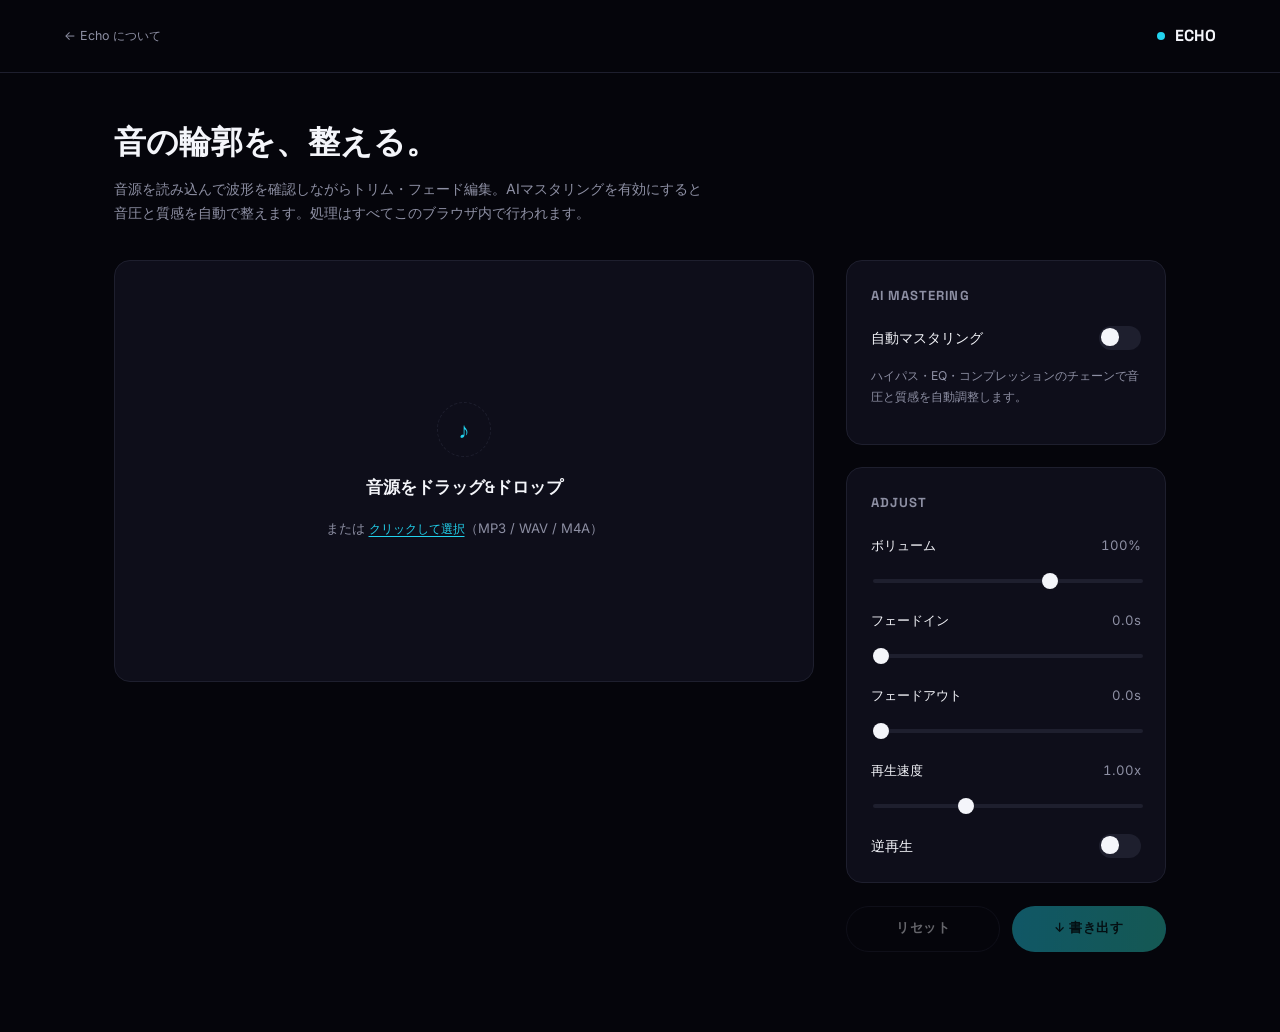
<file: apps/echo/app/index.html>
<!DOCTYPE html>
<html lang="ja">
<head>
<meta charset="UTF-8">
<meta name="viewport" content="width=device-width, initial-scale=1.0">
<title>Echo — AI音楽編集 | PRISM AI</title>
<meta name="description" content="AIマスタリングと波形編集で音源を仕上げる音楽編集アプリ">
<link rel="icon" href="data:image/svg+xml,<svg xmlns=%22http://www.w3.org/2000/svg%22 viewBox=%220 0 100 100%22><text y=%22.85em%22 font-size=%2290%22>♪</text></svg>">
<link rel="preconnect" href="https://fonts.googleapis.com">
<link rel="preconnect" href="https://fonts.gstatic.com" crossorigin>
<link href="https://fonts.googleapis.com/css2?family=Space+Grotesk:wght@500;600;700&family=Inter:wght@400;500;600;700&display=swap" rel="stylesheet">
<style>
:root{
  --bg:#05050b; --panel:#0e0e1a; --panel2:#12121f; --ink:#f4f5fa; --ink-soft:#8d8fa3; --line:#1e1f2e;
  --cyan:#22d3ee; --teal:#2dd4bf;
  --display:'Space Grotesk',sans-serif;
  --sans:'Inter','Hiragino Kaku Gothic ProN','Noto Sans JP',sans-serif;
  --ease:cubic-bezier(.16,1,.3,1);
}
*,*::before,*::after{ box-sizing:border-box; }
body{ margin:0; background:var(--bg); color:var(--ink); font-family:var(--sans); line-height:1.7; -webkit-font-smoothing:antialiased; }
a{ color:inherit; text-decoration:none; }
button{ font-family:inherit; cursor:pointer; color:inherit; }

.topbar{ display:flex; align-items:center; justify-content:space-between; padding:1.4rem 5vw; border-bottom:1px solid var(--line); }
.back{ font-size:.78rem; color:var(--ink-soft); }
.back:hover{ color:var(--ink); }
.applogo{ font-family:var(--display); font-weight:700; font-size:1rem; display:flex; align-items:center; gap:.6rem; text-transform:uppercase; }
.applogo .dot{ width:.5rem; height:.5rem; border-radius:50%; background:var(--cyan); }

main{ max-width:1180px; margin:0 auto; padding:2.6rem 5vw 5rem; }
.intro{ margin-bottom:2.2rem; }
.intro h1{ font-family:var(--display); font-weight:700; font-size:clamp(1.5rem,3vw,2rem); margin:0 0 .5rem; }
.intro p{ color:var(--ink-soft); font-size:.88rem; margin:0; max-width:42em; }

.workspace{ display:grid; grid-template-columns:1fr 320px; gap:2rem; align-items:flex-start; }
@media (max-width:900px){ .workspace{ grid-template-columns:1fr; } }

.canvas-panel{ background:var(--panel); border:1px solid var(--line); border-radius:16px; overflow:hidden; }
.dropzone{
  height:420px; display:flex; flex-direction:column; align-items:center; justify-content:center;
  gap:1rem; cursor:pointer; padding:2rem; text-align:center; transition:background .3s var(--ease);
}
.dropzone.drag{ background:rgba(34,211,238,.08); }
.dropzone-icon{ width:3.4rem; height:3.4rem; border-radius:50%; border:1.5px dashed var(--line); display:flex; align-items:center; justify-content:center; font-size:1.4rem; color:var(--cyan); }
.dropzone h2{ font-family:var(--display); font-size:1.05rem; margin:0; font-weight:600; }
.dropzone p{ color:var(--ink-soft); font-size:.82rem; margin:0; }
.dropzone .browse{ font-size:.78rem; color:var(--cyan); text-decoration:underline; text-underline-offset:.25em; }

#editorWrap{ display:none; padding:1.2rem; }
#editorWrap.active{ display:block; }

.wave-track{ position:relative; height:160px; background:var(--panel2); border-radius:10px; overflow:hidden; touch-action:none; }
#waveCanvas{ display:block; width:100%; height:100%; }
.wave-shade{ position:absolute; top:0; bottom:0; background:rgba(0,0,0,.55); pointer-events:none; }
.wave-handle{
  position:absolute; top:0; bottom:0; width:12px; margin-left:-6px; cursor:ew-resize; z-index:3;
  display:flex; align-items:center; justify-content:center;
}
.wave-handle::before{ content:''; position:absolute; top:0; bottom:0; left:5px; width:2px; background:var(--cyan); }
.wave-handle::after{ content:''; width:10px; height:22px; border-radius:4px; background:var(--cyan); }
.wave-playhead{ position:absolute; top:0; bottom:0; width:2px; background:#fff; z-index:2; pointer-events:none; }

.transport{ display:flex; align-items:center; gap:1rem; margin-top:1rem; }
.play-btn{ width:2.6rem; height:2.6rem; border-radius:50%; border:1px solid var(--line); display:flex; align-items:center; justify-content:center; flex-shrink:0; font-size:.9rem; }
.play-btn:hover{ border-color:var(--ink); }
.time-label{ font-family:var(--display); font-size:.76rem; color:var(--ink-soft); font-variant-numeric:tabular-nums; white-space:nowrap; }

.trim-inputs{ display:flex; gap:.8rem; margin-top:1.1rem; }
.trim-field{ flex:1; }
.trim-field label{ display:block; font-size:.72rem; color:var(--ink-soft); margin-bottom:.4rem; }
.trim-field-row{ display:flex; gap:.4rem; }
.trim-field input[type="number"]{
  width:100%; background:var(--panel2); border:1px solid var(--line); border-radius:8px; color:var(--ink);
  padding:.55rem .6rem; font-size:.82rem; font-family:inherit;
}
.mini-btn{ border:1px solid var(--line); background:transparent; color:var(--ink-soft); border-radius:8px; padding:.3rem .6rem; font-size:.68rem; white-space:nowrap; }
.mini-btn:hover{ border-color:var(--ink); color:var(--ink); }

p.change-audio{ text-align:center; margin-top:1rem; }
.change-audio button{ background:none; border:none; color:var(--cyan); text-decoration:underline; text-underline-offset:.2em; cursor:pointer; font-size:.76rem; }

.panel-side{ display:flex; flex-direction:column; gap:1.4rem; }
.card{ background:var(--panel); border:1px solid var(--line); border-radius:16px; padding:1.5rem; }
.card h3{ font-family:var(--display); font-size:.82rem; letter-spacing:.08em; text-transform:uppercase; color:var(--ink-soft); margin:0 0 1.2rem; }

.toggle-row{ display:flex; align-items:center; justify-content:space-between; margin-bottom:1rem; }
.toggle-row:last-child{ margin-bottom:0; }
.toggle-row span{ font-size:.86rem; }
.switch{ position:relative; width:2.6rem; height:1.5rem; border-radius:999px; background:var(--line); border:none; flex-shrink:0; transition:background .25s var(--ease); }
.switch::after{ content:''; position:absolute; top:2px; left:2px; width:1.1rem; height:1.1rem; border-radius:50%; background:var(--ink); transition:transform .25s var(--ease); }
.switch.on{ background:linear-gradient(95deg,var(--cyan),var(--teal)); }
.switch.on::after{ transform:translateX(1.1rem); }

.slider-row{ margin-bottom:1.1rem; }
.slider-row:last-child{ margin-bottom:0; }
.slider-row label{ display:flex; justify-content:space-between; font-size:.82rem; margin-bottom:.5rem; }
.slider-row label span{ color:var(--ink-soft); font-variant-numeric:tabular-nums; }
input[type="range"]{ width:100%; -webkit-appearance:none; appearance:none; height:4px; border-radius:4px; background:var(--line); outline:none; }
input[type="range"]::-webkit-slider-thumb{ -webkit-appearance:none; width:1rem; height:1rem; border-radius:50%; background:var(--ink); cursor:pointer; border:none; }
input[type="range"]::-moz-range-thumb{ width:1rem; height:1rem; border-radius:50%; background:var(--ink); cursor:pointer; border:none; }

.btn{
  display:inline-flex; align-items:center; justify-content:center; gap:.5em; width:100%;
  padding:.85rem 1.4rem; font-size:.8rem; letter-spacing:.04em; font-weight:600; border-radius:999px;
  border:1px solid var(--line); background:transparent; color:var(--ink); text-transform:uppercase;
  transition:background .3s var(--ease), border-color .3s var(--ease), transform .2s var(--ease);
}
.btn:hover{ border-color:var(--ink); transform:translateY(-1px); }
.btn:disabled{ opacity:.4; cursor:default; transform:none !important; }
.btn-primary{ background:linear-gradient(95deg,var(--cyan),var(--teal)); border-color:transparent; color:#04201f; }
.btn-primary:hover{ box-shadow:0 8px 24px rgba(34,211,238,.3); }
.btn-row{ display:flex; gap:.7rem; }
.btn-row .btn{ width:auto; flex:1; }

.hint{ font-size:.76rem; color:var(--ink-soft); margin-top:.6rem; line-height:1.7; }

.result{ margin-top:1.4rem; display:none; }
.result.active{ display:block; }
.result audio{ width:100%; }
</style>
</head>
<body>

<header class="topbar">
  <a href="../index.html" class="back">← Echo について</a>
  <div class="applogo"><span class="dot"></span>Echo</div>
</header>

<main>
  <div class="intro">
    <h1>音の輪郭を、整える。</h1>
    <p>音源を読み込んで波形を確認しながらトリム・フェード編集。AIマスタリングを有効にすると音圧と質感を自動で整えます。処理はすべてこのブラウザ内で行われます。</p>
  </div>

  <div class="workspace">
    <div class="canvas-panel">
      <div class="dropzone" id="dropzone">
        <div class="dropzone-icon">♪</div>
        <h2>音源をドラッグ&ドロップ</h2>
        <p>または <span class="browse">クリックして選択</span>（MP3 / WAV / M4A）</p>
      </div>

      <div id="editorWrap">
        <div class="wave-track" id="waveTrack">
          <canvas id="waveCanvas"></canvas>
          <div class="wave-shade" id="shadeLeft"></div>
          <div class="wave-shade" id="shadeRight"></div>
          <div class="wave-playhead" id="playhead"></div>
          <div class="wave-handle" id="handleIn"></div>
          <div class="wave-handle" id="handleOut"></div>
        </div>

        <div class="transport">
          <button type="button" class="play-btn" id="playBtn">▶</button>
          <span class="time-label" id="timeLabel">0:00 / 0:00</span>
        </div>

        <div class="trim-inputs">
          <div class="trim-field">
            <label>開始 (秒)</label>
            <div class="trim-field-row">
              <input type="number" id="trimInField" min="0" step="0.1" value="0">
              <button type="button" class="mini-btn" id="setInBtn">再生位置</button>
            </div>
          </div>
          <div class="trim-field">
            <label>終了 (秒)</label>
            <div class="trim-field-row">
              <input type="number" id="trimOutField" min="0" step="0.1" value="0">
              <button type="button" class="mini-btn" id="setOutBtn">再生位置</button>
            </div>
          </div>
        </div>

        <p class="change-audio"><button type="button" id="changeAudioBtn">別の音源を選ぶ</button></p>
      </div>
      <input type="file" id="fileInput" accept="audio/*" hidden>
    </div>

    <div class="panel-side">
      <div class="card">
        <h3>AI Mastering</h3>
        <div class="toggle-row">
          <span>自動マスタリング</span>
          <button type="button" class="switch" id="masterSwitch" aria-pressed="false"></button>
        </div>
        <p class="hint" id="masterHint">ハイパス・EQ・コンプレッションのチェーンで音圧と質感を自動調整します。</p>
      </div>

      <div class="card">
        <h3>Adjust</h3>
        <div class="slider-row">
          <label>ボリューム <span id="valVolume">100%</span></label>
          <input type="range" id="rVolume" min="0" max="150" value="100">
        </div>
        <div class="slider-row">
          <label>フェードイン <span id="valFadeIn">0.0s</span></label>
          <input type="range" id="rFadeIn" min="0" max="30" value="0" step="1">
        </div>
        <div class="slider-row">
          <label>フェードアウト <span id="valFadeOut">0.0s</span></label>
          <input type="range" id="rFadeOut" min="0" max="30" value="0" step="1">
        </div>
        <div class="slider-row">
          <label>再生速度 <span id="valSpeed">1.0x</span></label>
          <input type="range" id="rSpeed" min="50" max="200" value="100" step="5">
        </div>
        <div class="toggle-row">
          <span>逆再生</span>
          <button type="button" class="switch" id="reverseSwitch" aria-pressed="false"></button>
        </div>
      </div>

      <div class="btn-row">
        <button type="button" class="btn" id="resetBtn" disabled><span>リセット</span></button>
        <button type="button" class="btn btn-primary" id="exportBtn" disabled><span>↓ 書き出す</span></button>
      </div>

      <div class="result" id="resultBox">
        <h3 style="font-family:var(--display);font-size:.82rem;letter-spacing:.08em;text-transform:uppercase;color:var(--ink-soft);margin:0 0 .8rem;">書き出し結果</h3>
        <audio id="resultAudio" controls></audio>
        <div class="btn-row" style="margin-top:.8rem;">
          <a class="btn btn-primary" id="downloadLink" download="echo-edit.wav"><span>ダウンロード (WAV)</span></a>
        </div>
      </div>
    </div>
  </div>
</main>

<script>
(() => {
  'use strict';

  const dropzone = document.getElementById('dropzone');
  const editorWrap = document.getElementById('editorWrap');
  const fileInput = document.getElementById('fileInput');
  const waveTrack = document.getElementById('waveTrack');
  const waveCanvas = document.getElementById('waveCanvas');
  const shadeLeft = document.getElementById('shadeLeft');
  const shadeRight = document.getElementById('shadeRight');
  const playhead = document.getElementById('playhead');
  const handleIn = document.getElementById('handleIn');
  const handleOut = document.getElementById('handleOut');
  const playBtn = document.getElementById('playBtn');
  const timeLabel = document.getElementById('timeLabel');
  const trimInField = document.getElementById('trimInField');
  const trimOutField = document.getElementById('trimOutField');
  const setInBtn = document.getElementById('setInBtn');
  const setOutBtn = document.getElementById('setOutBtn');
  const masterSwitch = document.getElementById('masterSwitch');
  const masterHint = document.getElementById('masterHint');
  const reverseSwitch = document.getElementById('reverseSwitch');
  const resetBtn = document.getElementById('resetBtn');
  const exportBtn = document.getElementById('exportBtn');
  const resultBox = document.getElementById('resultBox');
  const resultAudio = document.getElementById('resultAudio');
  const downloadLink = document.getElementById('downloadLink');

  const sliders = {
    volume: document.getElementById('rVolume'),
    fadeIn: document.getElementById('rFadeIn'),
    fadeOut: document.getElementById('rFadeOut'),
    speed: document.getElementById('rSpeed'),
  };
  const values = {
    volume: document.getElementById('valVolume'),
    fadeIn: document.getElementById('valFadeIn'),
    fadeOut: document.getElementById('valFadeOut'),
    speed: document.getElementById('valSpeed'),
  };

  const audioCtx = new (window.AudioContext || window.webkitAudioContext)();
  let originalBuffer = null;
  let reversedBuffer = null;
  let masteringOn = false;
  let reverseOn = false;
  let duration = 0;
  let trimIn = 0, trimOut = 0;

  let currentSource = null;
  let isPlaying = false;
  let playPosition = 0;
  let playStartCtxTime = 0;
  let playStartOffset = 0;
  let rafId = null;

  function activeBuffer() { return reverseOn ? reversedBuffer : originalBuffer; }

  function fmt(t) {
    if (!isFinite(t)) return '0:00';
    const m = Math.floor(t / 60);
    const s = Math.floor(t % 60);
    return `${m}:${String(s).padStart(2, '0')}`;
  }
  function clamp(n, min, max) { return Math.min(max, Math.max(min, n)); }
  function getSpeed() { return Number(sliders.speed.value) / 100; }

  function updateLabels() {
    values.volume.textContent = sliders.volume.value + '%';
    values.fadeIn.textContent = Number(sliders.fadeIn.value).toFixed(1) + 's';
    values.fadeOut.textContent = Number(sliders.fadeOut.value).toFixed(1) + 's';
    values.speed.textContent = getSpeed().toFixed(2) + 'x';
  }
  Object.values(sliders).forEach(s => s.addEventListener('input', updateLabels));
  updateLabels();

  /* ---------- loading & decoding ---------- */
  function loadFile(file) {
    if (!file || !file.type.startsWith('audio/')) return;
    const reader = new FileReader();
    reader.onload = async () => {
      try {
        const buf = await audioCtx.decodeAudioData(reader.result);
        originalBuffer = buf;
        reversedBuffer = null;
        reverseOn = false;
        reverseSwitch.classList.remove('on');
        reverseSwitch.setAttribute('aria-pressed', 'false');
        duration = buf.duration;
        trimIn = 0; trimOut = duration;
        playPosition = 0;
        trimInField.value = '0.0'; trimOutField.value = duration.toFixed(1);
        trimInField.max = duration; trimOutField.max = duration;
        dropzone.style.display = 'none';
        editorWrap.classList.add('active');
        resizeCanvas();
        drawWaveform();
        updateHandles();
        updateTimeLabel();
        [resetBtn, exportBtn].forEach(b => b.disabled = false);
      } catch (err) {
        alert('この音声ファイルを読み込めませんでした。');
      }
    };
    reader.readAsArrayBuffer(file);
  }

  dropzone.addEventListener('click', () => fileInput.click());
  document.getElementById('changeAudioBtn').addEventListener('click', () => { stopPlayback(); fileInput.click(); });
  fileInput.addEventListener('change', (e) => loadFile(e.target.files[0]));
  ['dragenter', 'dragover'].forEach(evt => dropzone.addEventListener(evt, (e) => { e.preventDefault(); dropzone.classList.add('drag'); }));
  ['dragleave', 'drop'].forEach(evt => dropzone.addEventListener(evt, (e) => { e.preventDefault(); dropzone.classList.remove('drag'); }));
  dropzone.addEventListener('drop', (e) => loadFile(e.dataTransfer.files && e.dataTransfer.files[0]));

  /* ---------- waveform drawing ---------- */
  function resizeCanvas() {
    const rect = waveTrack.getBoundingClientRect();
    const dpr = Math.min(window.devicePixelRatio || 1, 2);
    waveCanvas.width = rect.width * dpr;
    waveCanvas.height = rect.height * dpr;
    waveCanvas.getContext('2d').setTransform(dpr, 0, 0, dpr, 0, 0);
  }
  window.addEventListener('resize', () => { if (originalBuffer) { resizeCanvas(); drawWaveform(); } });

  function drawWaveform() {
    const buf = activeBuffer();
    if (!buf) return;
    const ctx = waveCanvas.getContext('2d');
    const w = waveTrack.clientWidth, h = waveTrack.clientHeight;
    ctx.clearRect(0, 0, w, h);
    const data = buf.getChannelData(0);
    const step = Math.max(1, Math.floor(data.length / w));
    const mid = h / 2;
    const grad = ctx.createLinearGradient(0, 0, w, 0);
    grad.addColorStop(0, '#22d3ee');
    grad.addColorStop(1, '#2dd4bf');
    ctx.fillStyle = grad;
    for (let x = 0; x < w; x++) {
      let min = 1, max = -1;
      const start = x * step;
      for (let i = 0; i < step; i++) {
        const s = data[start + i] || 0;
        if (s < min) min = s;
        if (s > max) max = s;
      }
      const yMax = mid - max * mid * 0.92;
      const yMin = mid - min * mid * 0.92;
      ctx.fillRect(x, yMax, 1, Math.max(1, yMin - yMax));
    }
  }

  /* ---------- trim handles ---------- */
  function updateHandles() {
    if (!duration) return;
    const pIn = (trimIn / duration) * 100;
    const pOut = (trimOut / duration) * 100;
    handleIn.style.left = pIn + '%';
    handleOut.style.left = pOut + '%';
    shadeLeft.style.left = '0%'; shadeLeft.style.width = pIn + '%';
    shadeRight.style.left = pOut + '%'; shadeRight.style.width = (100 - pOut) + '%';
    trimInField.value = trimIn.toFixed(1);
    trimOutField.value = trimOut.toFixed(1);
  }

  function clampTrim() {
    trimIn = clamp(trimIn, 0, duration);
    trimOut = clamp(trimOut, 0, duration);
    if (trimOut - trimIn < 0.1) {
      if (trimIn > duration - 0.1) trimIn = duration - 0.1;
      trimOut = trimIn + 0.1;
    }
    playPosition = clamp(playPosition, trimIn, trimOut);
    updateHandles();
  }

  function dragHandle(handleEl, isStart) {
    handleEl.addEventListener('pointerdown', (e) => {
      e.preventDefault();
      handleEl.setPointerCapture(e.pointerId);
      const move = (ev) => {
        const rect = waveTrack.getBoundingClientRect();
        const ratio = clamp((ev.clientX - rect.left) / rect.width, 0, 1);
        const t = ratio * duration;
        if (isStart) trimIn = Math.min(t, trimOut - 0.1);
        else trimOut = Math.max(t, trimIn + 0.1);
        clampTrim();
      };
      const up = () => {
        handleEl.removeEventListener('pointermove', move);
        handleEl.removeEventListener('pointerup', up);
      };
      handleEl.addEventListener('pointermove', move);
      handleEl.addEventListener('pointerup', up);
    });
  }
  dragHandle(handleIn, true);
  dragHandle(handleOut, false);

  waveTrack.addEventListener('pointerdown', (e) => {
    if (e.target === handleIn || e.target === handleOut) return;
    const rect = waveTrack.getBoundingClientRect();
    const ratio = clamp((e.clientX - rect.left) / rect.width, 0, 1);
    const t = clamp(ratio * duration, trimIn, trimOut);
    playPosition = t;
    updatePlayheadVisual();
    if (isPlaying) { stopSourceOnly(); playFrom(playPosition); }
  });

  trimInField.addEventListener('change', () => { trimIn = Number(trimInField.value) || 0; clampTrim(); });
  trimOutField.addEventListener('change', () => { trimOut = Number(trimOutField.value) || duration; clampTrim(); });
  setInBtn.addEventListener('click', () => { trimIn = getCurrentPosition(); clampTrim(); });
  setOutBtn.addEventListener('click', () => { trimOut = getCurrentPosition(); clampTrim(); });

  /* ---------- audio chain ---------- */
  function buildChain(ctx) {
    const gainNode = ctx.createGain();
    gainNode.gain.value = Number(sliders.volume.value) / 100;
    if (!masteringOn) {
      return { input: gainNode, output: gainNode, gainNode };
    }
    const highpass = ctx.createBiquadFilter();
    highpass.type = 'highpass'; highpass.frequency.value = 80;
    const presence = ctx.createBiquadFilter();
    presence.type = 'peaking'; presence.frequency.value = 3200; presence.Q.value = 0.9; presence.gain.value = 3.5;
    const compressor = ctx.createDynamicsCompressor();
    compressor.threshold.value = -20; compressor.knee.value = 24; compressor.ratio.value = 3.2;
    compressor.attack.value = 0.004; compressor.release.value = 0.22;
    const makeup = ctx.createGain();
    makeup.gain.value = 1.2;
    highpass.connect(presence); presence.connect(compressor); compressor.connect(makeup); makeup.connect(gainNode);
    return { input: highpass, output: gainNode, gainNode };
  }

  function scheduleFades(gainNode, ctx, t0, segDuration) {
    const vol = Number(sliders.volume.value) / 100;
    const fadeIn = Number(sliders.fadeIn.value);
    const fadeOut = Number(sliders.fadeOut.value);
    gainNode.gain.cancelScheduledValues(t0);
    if (fadeIn > 0) {
      gainNode.gain.setValueAtTime(0, t0);
      gainNode.gain.linearRampToValueAtTime(vol, t0 + Math.min(fadeIn, segDuration));
    } else {
      gainNode.gain.setValueAtTime(vol, t0);
    }
    if (fadeOut > 0) {
      const foStart = t0 + Math.max(0, segDuration - fadeOut);
      gainNode.gain.setValueAtTime(vol, Math.max(foStart, t0));
      gainNode.gain.linearRampToValueAtTime(0.0001, t0 + segDuration);
    }
  }

  /* ---------- playback (pause/resume) ---------- */
  function getCurrentPosition() {
    if (!isPlaying) return playPosition;
    const elapsed = (audioCtx.currentTime - playStartCtxTime) * getSpeed();
    return clamp(playStartOffset + elapsed, trimIn, trimOut);
  }

  function playFrom(pos) {
    const buf = activeBuffer();
    if (!buf) return;
    const speed = getSpeed();
    const source = audioCtx.createBufferSource();
    source.buffer = buf;
    source.playbackRate.value = speed;
    const chain = buildChain(audioCtx);
    source.connect(chain.input);
    chain.output.connect(audioCtx.destination);
    const segDuration = (trimOut - pos) / speed;
    scheduleFades(chain.gainNode, audioCtx, audioCtx.currentTime, segDuration);
    source.start(0, pos, trimOut - pos);
    currentSource = source;
    playStartCtxTime = audioCtx.currentTime;
    playStartOffset = pos;
    isPlaying = true;
    playBtn.textContent = '❚❚';
    source.onended = () => {
      if (currentSource === source) {
        isPlaying = false;
        playPosition = trimIn;
        playBtn.textContent = '▶';
        updatePlayheadVisual();
      }
    };
    tickPlayhead();
  }

  function stopSourceOnly() {
    if (currentSource) {
      try { currentSource.onended = null; currentSource.stop(); } catch (e) { /* already stopped */ }
      currentSource = null;
    }
  }

  function stopPlayback() {
    if (isPlaying) playPosition = getCurrentPosition();
    stopSourceOnly();
    isPlaying = false;
    playBtn.textContent = '▶';
  }

  playBtn.addEventListener('click', () => {
    if (!originalBuffer) return;
    if (isPlaying) {
      stopPlayback();
    } else {
      if (playPosition >= trimOut - 0.02) playPosition = trimIn;
      playFrom(playPosition);
    }
  });

  function updatePlayheadVisual() {
    if (!duration) return;
    const pos = getCurrentPosition();
    playhead.style.left = ((pos / duration) * 100) + '%';
    updateTimeLabel(pos);
  }
  function updateTimeLabel(pos) {
    const p = pos === undefined ? playPosition : pos;
    timeLabel.textContent = `${fmt(p)} / ${fmt(duration)}`;
  }
  function tickPlayhead() {
    if (!isPlaying) { updatePlayheadVisual(); return; }
    updatePlayheadVisual();
    if (getCurrentPosition() >= trimOut - 0.01) return;
    rafId = requestAnimationFrame(tickPlayhead);
  }

  /* ---------- toggles ---------- */
  masterSwitch.addEventListener('click', () => {
    masteringOn = !masteringOn;
    masterSwitch.classList.toggle('on', masteringOn);
    masterSwitch.setAttribute('aria-pressed', String(masteringOn));
    masterHint.textContent = masteringOn
      ? 'AIマスタリング適用中: ハイパス・EQ(3.2kHz +3.5dB)・コンプレッション(3.2:1)を適用します。'
      : 'ハイパス・EQ・コンプレッションのチェーンで音圧と質感を自動調整します。';
  });

  function buildReversed() {
    if (!originalBuffer) return null;
    const rev = audioCtx.createBuffer(originalBuffer.numberOfChannels, originalBuffer.length, originalBuffer.sampleRate);
    for (let c = 0; c < originalBuffer.numberOfChannels; c++) {
      const src = originalBuffer.getChannelData(c);
      const dst = rev.getChannelData(c);
      for (let i = 0, j = src.length - 1; i < src.length; i++, j--) dst[i] = src[j];
    }
    return rev;
  }

  reverseSwitch.addEventListener('click', () => {
    if (!originalBuffer) return;
    stopPlayback();
    reverseOn = !reverseOn;
    if (reverseOn && !reversedBuffer) reversedBuffer = buildReversed();
    reverseSwitch.classList.toggle('on', reverseOn);
    reverseSwitch.setAttribute('aria-pressed', String(reverseOn));
    trimIn = 0; trimOut = duration; playPosition = 0;
    updateHandles();
    drawWaveform();
    updatePlayheadVisual();
  });

  resetBtn.addEventListener('click', () => {
    stopPlayback();
    sliders.volume.value = 100; sliders.fadeIn.value = 0; sliders.fadeOut.value = 0; sliders.speed.value = 100;
    updateLabels();
    if (masteringOn) masterSwitch.click();
    if (reverseOn) reverseSwitch.click();
    trimIn = 0; trimOut = duration; playPosition = 0;
    updateHandles();
    updatePlayheadVisual();
  });

  /* ---------- WAV encoder ---------- */
  function encodeWAV(buffer) {
    const numChannels = buffer.numberOfChannels;
    const sampleRate = buffer.sampleRate;
    const numFrames = buffer.length;
    const blockAlign = numChannels * 2;
    const dataSize = numFrames * blockAlign;
    const ab = new ArrayBuffer(44 + dataSize);
    const view = new DataView(ab);
    const writeStr = (offset, str) => { for (let i = 0; i < str.length; i++) view.setUint8(offset + i, str.charCodeAt(i)); };
    writeStr(0, 'RIFF'); view.setUint32(4, 36 + dataSize, true); writeStr(8, 'WAVE');
    writeStr(12, 'fmt '); view.setUint32(16, 16, true); view.setUint16(20, 1, true); view.setUint16(22, numChannels, true);
    view.setUint32(24, sampleRate, true); view.setUint32(28, sampleRate * blockAlign, true);
    view.setUint16(32, blockAlign, true); view.setUint16(34, 16, true);
    writeStr(36, 'data'); view.setUint32(40, dataSize, true);
    const channels = [];
    for (let c = 0; c < numChannels; c++) channels.push(buffer.getChannelData(c));
    let offset = 44;
    for (let i = 0; i < numFrames; i++) {
      for (let c = 0; c < numChannels; c++) {
        const s = clamp(channels[c][i], -1, 1);
        view.setInt16(offset, s < 0 ? s * 0x8000 : s * 0x7fff, true);
        offset += 2;
      }
    }
    return new Blob([view], { type: 'audio/wav' });
  }

  /* ---------- export ---------- */
  exportBtn.addEventListener('click', async () => {
    const buf = activeBuffer();
    if (!buf) return;
    exportBtn.disabled = true;
    exportBtn.querySelector('span').textContent = '書き出し中…';
    try {
      const speed = getSpeed();
      const segDuration = (trimOut - trimIn) / speed;
      const frameCount = Math.max(1, Math.ceil(segDuration * buf.sampleRate));
      const offlineCtx = new OfflineAudioContext(buf.numberOfChannels, frameCount, buf.sampleRate);
      const source = offlineCtx.createBufferSource();
      source.buffer = buf;
      source.playbackRate.value = speed;
      const chain = buildChain(offlineCtx);
      source.connect(chain.input);
      chain.output.connect(offlineCtx.destination);
      scheduleFades(chain.gainNode, offlineCtx, 0, segDuration);
      source.start(0, trimIn, trimOut - trimIn);
      const rendered = await offlineCtx.startRendering();
      const blob = encodeWAV(rendered);
      const url = URL.createObjectURL(blob);
      resultAudio.src = url;
      downloadLink.href = url;
      resultBox.classList.add('active');
    } catch (err) {
      alert('書き出しに失敗しました: ' + err.message);
    } finally {
      exportBtn.disabled = false;
      exportBtn.querySelector('span').textContent = '↓ 書き出す';
    }
  });

  function updateTimeLabelInit() { timeLabel.textContent = '0:00 / 0:00'; }
  updateTimeLabelInit();

})();
</script>
</body>
</html>
</file>
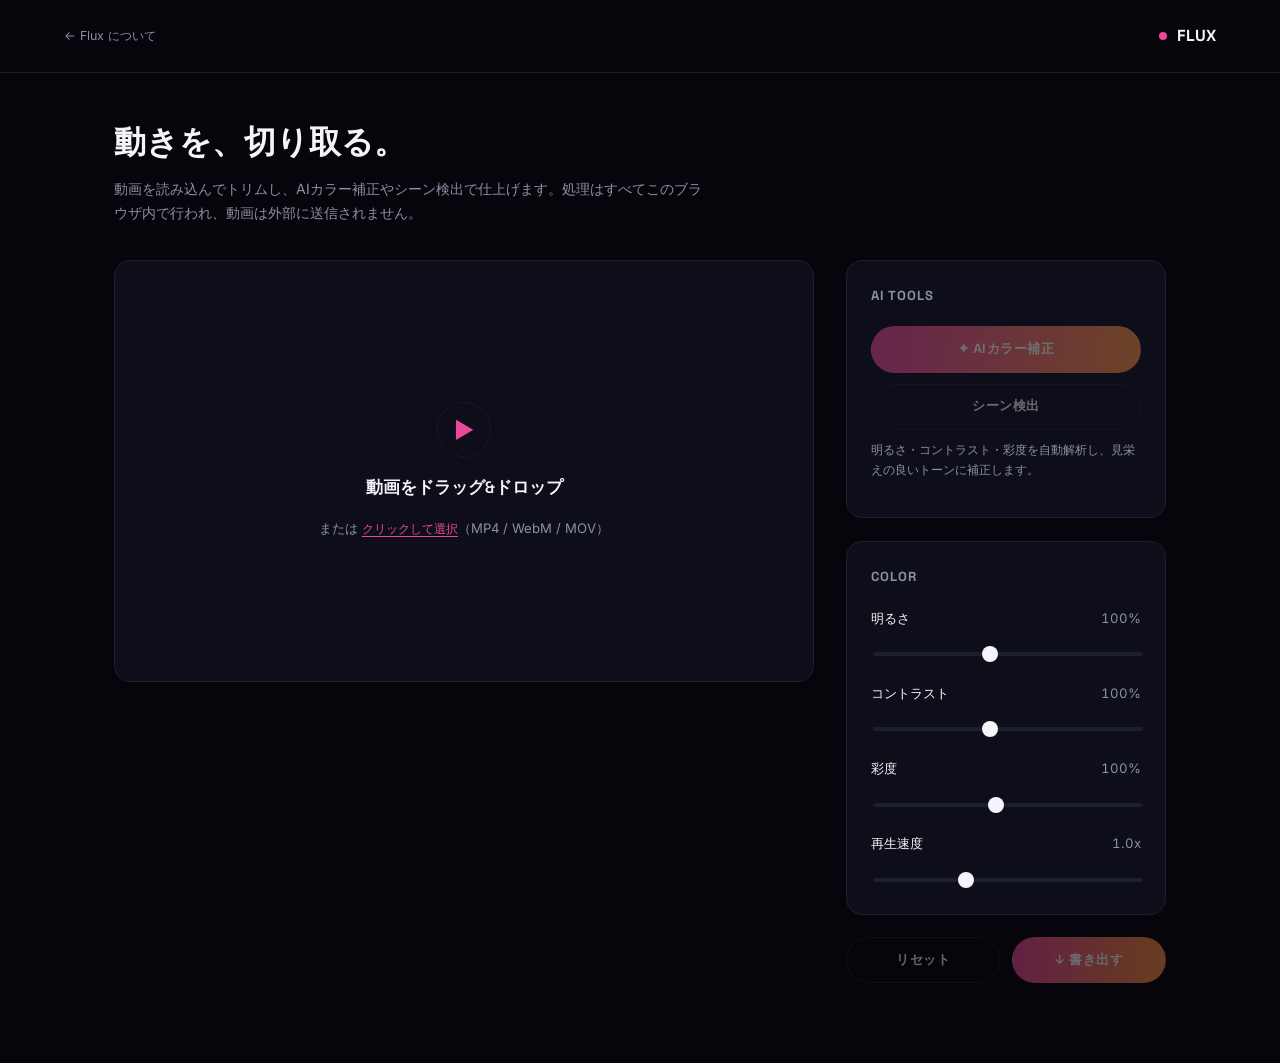
<file: apps/flux/app/index.html>
<!DOCTYPE html>
<html lang="ja">
<head>
<meta charset="UTF-8">
<meta name="viewport" content="width=device-width, initial-scale=1.0">
<title>Flux — AI映像編集 | PRISM AI</title>
<meta name="description" content="AIによるシーン検出とカラーグレーディングで動画を仕上げる映像編集アプリ">
<link rel="icon" href="data:image/svg+xml,<svg xmlns=%22http://www.w3.org/2000/svg%22 viewBox=%220 0 100 100%22><text y=%22.85em%22 font-size=%2290%22>▶</text></svg>">
<link rel="preconnect" href="https://fonts.googleapis.com">
<link rel="preconnect" href="https://fonts.gstatic.com" crossorigin>
<link href="https://fonts.googleapis.com/css2?family=Space+Grotesk:wght@500;600;700&family=Inter:wght@400;500;600;700&display=swap" rel="stylesheet">
<style>
:root{
  --bg:#05050b; --panel:#0e0e1a; --panel2:#12121f; --ink:#f4f5fa; --ink-soft:#8d8fa3; --line:#1e1f2e;
  --magenta:#ec4899; --orange:#fb923c;
  --display:'Space Grotesk',sans-serif;
  --sans:'Inter','Hiragino Kaku Gothic ProN','Noto Sans JP',sans-serif;
  --ease:cubic-bezier(.16,1,.3,1);
}
*,*::before,*::after{ box-sizing:border-box; }
body{ margin:0; background:var(--bg); color:var(--ink); font-family:var(--sans); line-height:1.7; -webkit-font-smoothing:antialiased; }
a{ color:inherit; text-decoration:none; }
button{ font-family:inherit; cursor:pointer; color:inherit; }

.topbar{ display:flex; align-items:center; justify-content:space-between; padding:1.4rem 5vw; border-bottom:1px solid var(--line); }
.back{ font-size:.78rem; color:var(--ink-soft); }
.back:hover{ color:var(--ink); }
.applogo{ font-family:var(--display); font-weight:700; font-size:1rem; display:flex; align-items:center; gap:.6rem; text-transform:uppercase; }
.applogo .dot{ width:.5rem; height:.5rem; border-radius:50%; background:var(--magenta); }

main{ max-width:1180px; margin:0 auto; padding:2.6rem 5vw 5rem; }
.intro{ margin-bottom:2.2rem; }
.intro h1{ font-family:var(--display); font-weight:700; font-size:clamp(1.5rem,3vw,2rem); margin:0 0 .5rem; }
.intro p{ color:var(--ink-soft); font-size:.88rem; margin:0; max-width:42em; }

.workspace{ display:grid; grid-template-columns:1fr 320px; gap:2rem; align-items:flex-start; }
@media (max-width:900px){ .workspace{ grid-template-columns:1fr; } }

.canvas-panel{ background:var(--panel); border:1px solid var(--line); border-radius:16px; overflow:hidden; }
.dropzone{
  height:420px; display:flex; flex-direction:column; align-items:center; justify-content:center;
  gap:1rem; cursor:pointer; padding:2rem; text-align:center; transition:background .3s var(--ease);
}
.dropzone.drag{ background:rgba(236,72,153,.08); }
.dropzone-icon{ width:3.4rem; height:3.4rem; border-radius:50%; border:1.5px dashed var(--line); display:flex; align-items:center; justify-content:center; font-size:1.4rem; color:var(--magenta); }
.dropzone h2{ font-family:var(--display); font-size:1.05rem; margin:0; font-weight:600; }
.dropzone p{ color:var(--ink-soft); font-size:.82rem; margin:0; }
.dropzone .browse{ font-size:.78rem; color:var(--magenta); text-decoration:underline; text-underline-offset:.25em; }

#editorWrap{ display:none; padding:1.2rem; }
#editorWrap.active{ display:block; }
#videoEl{ display:block; width:100%; max-height:480px; border-radius:8px; background:#000; }

.transport{ display:flex; align-items:center; gap:1rem; margin-top:1rem; }
.play-btn{ width:2.6rem; height:2.6rem; border-radius:50%; border:1px solid var(--line); display:flex; align-items:center; justify-content:center; flex-shrink:0; font-size:.9rem; }
.play-btn:hover{ border-color:var(--ink); }
.time-label{ font-family:var(--display); font-size:.76rem; color:var(--ink-soft); font-variant-numeric:tabular-nums; white-space:nowrap; }
.seek{ flex:1; -webkit-appearance:none; appearance:none; height:4px; border-radius:4px; background:var(--line); outline:none; }
.seek::-webkit-slider-thumb{ -webkit-appearance:none; width:.9rem; height:.9rem; border-radius:50%; background:var(--ink); cursor:pointer; }
.seek::-moz-range-thumb{ width:.9rem; height:.9rem; border-radius:50%; background:var(--ink); cursor:pointer; border:none; }

.timeline{ margin-top:1.2rem; }
.timeline-label{ display:flex; justify-content:space-between; font-size:.72rem; color:var(--ink-soft); margin-bottom:.5rem; letter-spacing:.04em; text-transform:uppercase; font-family:var(--display); }
.timeline-track{ position:relative; height:34px; background:var(--panel2); border-radius:8px; overflow:hidden; cursor:pointer; }
.timeline-fill{ position:absolute; top:0; bottom:0; background:linear-gradient(90deg, rgba(236,72,153,.35), rgba(251,146,60,.35)); border-left:2px solid var(--magenta); border-right:2px solid var(--orange); }
.timeline-playhead{ position:absolute; top:0; bottom:0; width:2px; background:var(--ink); }
.scene-marker{ position:absolute; top:0; bottom:0; width:2px; background:#22d3ee; opacity:.8; cursor:pointer; }

.trim-inputs{ display:flex; gap:.8rem; margin-top:.9rem; }
.trim-field{ flex:1; }
.trim-field label{ display:block; font-size:.72rem; color:var(--ink-soft); margin-bottom:.4rem; }
.trim-field-row{ display:flex; gap:.4rem; }
.trim-field input[type="number"]{
  width:100%; background:var(--panel2); border:1px solid var(--line); border-radius:8px; color:var(--ink);
  padding:.55rem .6rem; font-size:.82rem; font-family:inherit;
}
.mini-btn{
  border:1px solid var(--line); background:transparent; color:var(--ink-soft); border-radius:8px;
  padding:.3rem .6rem; font-size:.68rem; white-space:nowrap;
}
.mini-btn:hover{ border-color:var(--ink); color:var(--ink); }

.panel-side{ display:flex; flex-direction:column; gap:1.4rem; }
.card{ background:var(--panel); border:1px solid var(--line); border-radius:16px; padding:1.5rem; }
.card h3{ font-family:var(--display); font-size:.82rem; letter-spacing:.08em; text-transform:uppercase; color:var(--ink-soft); margin:0 0 1.2rem; }
.slider-row{ margin-bottom:1.1rem; }
.slider-row:last-child{ margin-bottom:0; }
.slider-row label{ display:flex; justify-content:space-between; font-size:.82rem; margin-bottom:.5rem; }
.slider-row label span{ color:var(--ink-soft); font-variant-numeric:tabular-nums; }
input[type="range"]{ width:100%; -webkit-appearance:none; appearance:none; height:4px; border-radius:4px; background:var(--line); outline:none; }
input[type="range"]::-webkit-slider-thumb{ -webkit-appearance:none; width:1rem; height:1rem; border-radius:50%; background:var(--ink); cursor:pointer; border:none; }
input[type="range"]::-moz-range-thumb{ width:1rem; height:1rem; border-radius:50%; background:var(--ink); cursor:pointer; border:none; }

.btn{
  display:inline-flex; align-items:center; justify-content:center; gap:.5em; width:100%;
  padding:.85rem 1.4rem; font-size:.8rem; letter-spacing:.04em; font-weight:600; border-radius:999px;
  border:1px solid var(--line); background:transparent; color:var(--ink); text-transform:uppercase;
  transition:background .3s var(--ease), border-color .3s var(--ease), transform .2s var(--ease);
}
.btn:hover{ border-color:var(--ink); transform:translateY(-1px); }
.btn:disabled{ opacity:.4; cursor:default; transform:none !important; }
.btn-primary{ background:linear-gradient(95deg,var(--magenta),var(--orange)); border-color:transparent; color:#fff; }
.btn-primary:hover{ box-shadow:0 8px 24px rgba(236,72,153,.3); }
.btn-row{ display:flex; gap:.7rem; }
.btn-row .btn{ width:auto; flex:1; }

.hint{ font-size:.76rem; color:var(--ink-soft); margin-top:.6rem; line-height:1.7; }
.progress-track{ height:6px; border-radius:6px; background:var(--panel2); overflow:hidden; margin-top:.8rem; display:none; }
.progress-track.active{ display:block; }
.progress-fill{ height:100%; background:linear-gradient(90deg,var(--magenta),var(--orange)); width:0%; transition:width .2s linear; }

.result{ margin-top:1.4rem; display:none; }
.result.active{ display:block; }
.result video{ width:100%; border-radius:8px; background:#000; }
</style>
</head>
<body>

<header class="topbar">
  <a href="../index.html" class="back">← Flux について</a>
  <div class="applogo"><span class="dot"></span>Flux</div>
</header>

<main>
  <div class="intro">
    <h1>動きを、切り取る。</h1>
    <p>動画を読み込んでトリムし、AIカラー補正やシーン検出で仕上げます。処理はすべてこのブラウザ内で行われ、動画は外部に送信されません。</p>
  </div>

  <div class="workspace">
    <div class="canvas-panel">
      <div class="dropzone" id="dropzone">
        <div class="dropzone-icon">▶</div>
        <h2>動画をドラッグ&ドロップ</h2>
        <p>または <span class="browse">クリックして選択</span>（MP4 / WebM / MOV）</p>
      </div>
      <div id="editorWrap">
        <video id="videoEl" playsinline></video>

        <div class="transport">
          <button type="button" class="play-btn" id="playBtn">▶</button>
          <span class="time-label" id="timeLabel">0:00 / 0:00</span>
          <input type="range" class="seek" id="seekRange" min="0" max="1000" value="0" step="1">
        </div>

        <div class="timeline">
          <div class="timeline-label"><span>トリム範囲</span><span id="sceneCount">シーン検出: 未実行</span></div>
          <div class="timeline-track" id="timelineTrack">
            <div class="timeline-fill" id="timelineFill"></div>
            <div class="timeline-playhead" id="timelinePlayhead"></div>
          </div>
          <div class="trim-inputs">
            <div class="trim-field">
              <label>開始 (秒)</label>
              <div class="trim-field-row">
                <input type="number" id="trimInField" min="0" step="0.1" value="0">
                <button type="button" class="mini-btn" id="setInBtn">現在位置</button>
              </div>
            </div>
            <div class="trim-field">
              <label>終了 (秒)</label>
              <div class="trim-field-row">
                <input type="number" id="trimOutField" min="0" step="0.1" value="0">
                <button type="button" class="mini-btn" id="setOutBtn">現在位置</button>
              </div>
            </div>
          </div>
        </div>

        <p style="text-align:center;margin-top:1rem;">
          <button type="button" id="changeVideoBtn" style="background:none;border:none;color:var(--magenta);text-decoration:underline;text-underline-offset:.2em;cursor:pointer;font-size:.76rem;">別の動画を選ぶ</button>
        </p>
      </div>
      <input type="file" id="fileInput" accept="video/*" hidden>
    </div>

    <div class="panel-side">
      <div class="card">
        <h3>AI Tools</h3>
        <button type="button" class="btn btn-primary" id="autoColorBtn" disabled><span>✦ AIカラー補正</span></button>
        <div class="btn-row" style="margin-top:.7rem;">
          <button type="button" class="btn" id="detectScenesBtn" disabled><span>シーン検出</span></button>
        </div>
        <p class="hint" id="aiHint">明るさ・コントラスト・彩度を自動解析し、見栄えの良いトーンに補正します。</p>
      </div>

      <div class="card">
        <h3>Color</h3>
        <div class="slider-row">
          <label>明るさ <span id="valBrightness">100%</span></label>
          <input type="range" id="rBrightness" min="40" max="180" value="100">
        </div>
        <div class="slider-row">
          <label>コントラスト <span id="valContrast">100%</span></label>
          <input type="range" id="rContrast" min="40" max="180" value="100">
        </div>
        <div class="slider-row">
          <label>彩度 <span id="valSaturate">100%</span></label>
          <input type="range" id="rSaturate" min="0" max="220" value="100">
        </div>
        <div class="slider-row">
          <label>再生速度 <span id="valSpeed">1.0x</span></label>
          <input type="range" id="rSpeed" min="50" max="200" value="100" step="5">
        </div>
      </div>

      <div class="btn-row">
        <button type="button" class="btn" id="resetBtn" disabled><span>リセット</span></button>
        <button type="button" class="btn btn-primary" id="exportBtn" disabled><span>↓ 書き出す</span></button>
      </div>
      <div class="progress-track" id="progressTrack"><div class="progress-fill" id="progressFill"></div></div>

      <div class="result" id="resultBox">
        <h3 style="font-family:var(--display);font-size:.82rem;letter-spacing:.08em;text-transform:uppercase;color:var(--ink-soft);margin:0 0 .8rem;">書き出し結果</h3>
        <video id="resultVideo" controls></video>
        <div class="btn-row" style="margin-top:.8rem;">
          <a class="btn btn-primary" id="downloadLink" download="flux-edit.webm"><span>ダウンロード</span></a>
        </div>
      </div>
    </div>
  </div>
</main>

<canvas id="exportCanvas" hidden></canvas>
<canvas id="sampleCanvas" width="160" height="90" hidden></canvas>

<script>
(() => {
  'use strict';

  const dropzone = document.getElementById('dropzone');
  const editorWrap = document.getElementById('editorWrap');
  const video = document.getElementById('videoEl');
  const fileInput = document.getElementById('fileInput');
  const playBtn = document.getElementById('playBtn');
  const timeLabel = document.getElementById('timeLabel');
  const seekRange = document.getElementById('seekRange');
  const timelineTrack = document.getElementById('timelineTrack');
  const timelineFill = document.getElementById('timelineFill');
  const timelinePlayhead = document.getElementById('timelinePlayhead');
  const trimInField = document.getElementById('trimInField');
  const trimOutField = document.getElementById('trimOutField');
  const setInBtn = document.getElementById('setInBtn');
  const setOutBtn = document.getElementById('setOutBtn');
  const autoColorBtn = document.getElementById('autoColorBtn');
  const detectScenesBtn = document.getElementById('detectScenesBtn');
  const aiHint = document.getElementById('aiHint');
  const sceneCountLabel = document.getElementById('sceneCount');
  const resetBtn = document.getElementById('resetBtn');
  const exportBtn = document.getElementById('exportBtn');
  const progressTrack = document.getElementById('progressTrack');
  const progressFill = document.getElementById('progressFill');
  const resultBox = document.getElementById('resultBox');
  const resultVideo = document.getElementById('resultVideo');
  const downloadLink = document.getElementById('downloadLink');
  const exportCanvas = document.getElementById('exportCanvas');
  const sampleCanvas = document.getElementById('sampleCanvas');

  const sliders = {
    brightness: document.getElementById('rBrightness'),
    contrast: document.getElementById('rContrast'),
    saturate: document.getElementById('rSaturate'),
    speed: document.getElementById('rSpeed'),
  };
  const values = {
    brightness: document.getElementById('valBrightness'),
    contrast: document.getElementById('valContrast'),
    saturate: document.getElementById('valSaturate'),
    speed: document.getElementById('valSpeed'),
  };

  let duration = 0;
  let trimIn = 0, trimOut = 0;
  let sceneMarkers = [];
  let seeking = false;
  let previewingLoop = false;

  function fmt(t) {
    if (!isFinite(t)) return '0:00';
    const m = Math.floor(t / 60);
    const s = Math.floor(t % 60);
    return `${m}:${String(s).padStart(2, '0')}`;
  }

  function currentValues() {
    return {
      brightness: Number(sliders.brightness.value),
      contrast: Number(sliders.contrast.value),
      saturate: Number(sliders.saturate.value),
    };
  }
  function buildFilterString(v) {
    return `brightness(${v.brightness}%) contrast(${v.contrast}%) saturate(${v.saturate}%)`;
  }
  function updateLabels() {
    values.brightness.textContent = sliders.brightness.value + '%';
    values.contrast.textContent = sliders.contrast.value + '%';
    values.saturate.textContent = sliders.saturate.value + '%';
    values.speed.textContent = (sliders.speed.value / 100).toFixed(2) + 'x';
  }
  function applyLiveFilter() {
    video.style.filter = buildFilterString(currentValues());
    video.playbackRate = Number(sliders.speed.value) / 100;
    updateLabels();
  }
  Object.values(sliders).forEach(s => s.addEventListener('input', applyLiveFilter));

  /* ---------- file loading ---------- */
  function loadFile(file) {
    if (!file || !file.type.startsWith('video/')) return;
    const url = URL.createObjectURL(file);
    video.src = url;
    video.load();
    dropzone.style.display = 'none';
    editorWrap.classList.add('active');
  }
  video.addEventListener('loadedmetadata', () => {
    duration = video.duration;
    trimIn = 0;
    trimOut = duration;
    trimInField.max = duration;
    trimOutField.max = duration;
    trimInField.value = trimIn.toFixed(1);
    trimOutField.value = trimOut.toFixed(1);
    seekRange.max = 1000;
    sceneMarkers = [];
    renderSceneMarkers();
    updateTimeline();
    updateTimeLabel();
    [autoColorBtn, detectScenesBtn, resetBtn, exportBtn].forEach(b => b.disabled = false);
    aiHint.textContent = '明るさ・コントラスト・彩度を自動解析し、見栄えの良いトーンに補正します。';
    sceneCountLabel.textContent = 'シーン検出: 未実行';
  });

  dropzone.addEventListener('click', () => fileInput.click());
  document.getElementById('changeVideoBtn').addEventListener('click', () => fileInput.click());
  fileInput.addEventListener('change', (e) => loadFile(e.target.files[0]));
  ['dragenter', 'dragover'].forEach(evt => dropzone.addEventListener(evt, (e) => { e.preventDefault(); dropzone.classList.add('drag'); }));
  ['dragleave', 'drop'].forEach(evt => dropzone.addEventListener(evt, (e) => { e.preventDefault(); dropzone.classList.remove('drag'); }));
  dropzone.addEventListener('drop', (e) => loadFile(e.dataTransfer.files && e.dataTransfer.files[0]));

  /* ---------- transport ---------- */
  playBtn.addEventListener('click', () => {
    if (video.paused) { previewingLoop = true; video.play(); } else { video.pause(); }
  });
  video.addEventListener('play', () => { playBtn.textContent = '❚❚'; });
  video.addEventListener('pause', () => { playBtn.textContent = '▶'; });

  video.addEventListener('timeupdate', () => {
    if (!seeking) seekRange.value = Math.round((video.currentTime / (duration || 1)) * 1000);
    updateTimeLabel();
    updateTimeline();
    if (previewingLoop && video.currentTime >= trimOut) {
      video.currentTime = trimIn;
    }
  });

  seekRange.addEventListener('input', () => {
    seeking = true;
    const t = (seekRange.value / 1000) * duration;
    video.currentTime = t;
    updateTimeLabel();
  });
  seekRange.addEventListener('change', () => { seeking = false; });

  function updateTimeLabel() {
    timeLabel.textContent = `${fmt(video.currentTime)} / ${fmt(duration)}`;
  }

  function updateTimeline() {
    if (!duration) return;
    const pIn = (trimIn / duration) * 100;
    const pOut = (trimOut / duration) * 100;
    timelineFill.style.left = pIn + '%';
    timelineFill.style.width = Math.max(0, pOut - pIn) + '%';
    timelinePlayhead.style.left = ((video.currentTime / duration) * 100) + '%';
  }

  timelineTrack.addEventListener('click', (e) => {
    if (!duration) return;
    const rect = timelineTrack.getBoundingClientRect();
    const ratio = Math.min(1, Math.max(0, (e.clientX - rect.left) / rect.width));
    video.currentTime = ratio * duration;
  });

  function clampTrim() {
    trimIn = Math.min(Math.max(0, trimIn), duration);
    trimOut = Math.min(Math.max(0, trimOut), duration);
    if (trimOut <= trimIn) trimOut = Math.min(duration, trimIn + 0.2);
    trimInField.value = trimIn.toFixed(1);
    trimOutField.value = trimOut.toFixed(1);
    updateTimeline();
  }
  trimInField.addEventListener('change', () => { trimIn = Number(trimInField.value) || 0; clampTrim(); });
  trimOutField.addEventListener('change', () => { trimOut = Number(trimOutField.value) || duration; clampTrim(); });
  setInBtn.addEventListener('click', () => { trimIn = video.currentTime; clampTrim(); });
  setOutBtn.addEventListener('click', () => { trimOut = video.currentTime; clampTrim(); });

  resetBtn.addEventListener('click', () => {
    sliders.brightness.value = 100; sliders.contrast.value = 100; sliders.saturate.value = 100; sliders.speed.value = 100;
    applyLiveFilter();
    trimIn = 0; trimOut = duration; clampTrim();
  });

  /* ---------- AI auto color (histogram sample of current frame) ---------- */
  function clamp(n, min, max) { return Math.min(max, Math.max(min, n)); }

  autoColorBtn.addEventListener('click', () => {
    const sctx = sampleCanvas.getContext('2d');
    sctx.filter = 'none';
    sctx.drawImage(video, 0, 0, sampleCanvas.width, sampleCanvas.height);
    const { data } = sctx.getImageData(0, 0, sampleCanvas.width, sampleCanvas.height);
    let sum = 0, count = 0;
    const hist = new Array(256).fill(0);
    for (let i = 0; i < data.length; i += 4) {
      const lum = 0.299 * data[i] + 0.587 * data[i + 1] + 0.114 * data[i + 2];
      hist[Math.round(lum)]++;
      sum += lum; count++;
    }
    const mean = sum / count;
    let cum = 0, low = 0, high = 255;
    for (let i = 0; i < 256; i++) { cum += hist[i]; if (cum / count >= 0.02) { low = i; break; } }
    cum = 0;
    for (let i = 255; i >= 0; i--) { cum += hist[i]; if (cum / count >= 0.02) { high = i; break; } }
    const range = Math.max(1, high - low);

    const brightness = Math.round(clamp(100 + (128 - mean) * 0.25, 85, 125));
    const contrast = Math.round(clamp(255 / range * 100, 100, 150));
    const saturate = Math.round(clamp(115, 100, 140));

    sliders.brightness.value = brightness;
    sliders.contrast.value = contrast;
    sliders.saturate.value = saturate;
    applyLiveFilter();
    aiHint.textContent = `現在フレームを解析: 明るさ ${brightness}% ・ コントラスト ${contrast}% ・ 彩度 ${saturate}% に補正しました。`;
  });

  /* ---------- AI scene detection ---------- */
  function seekAndWait(t) {
    return new Promise((resolve) => {
      const done = () => { video.removeEventListener('seeked', done); resolve(); };
      video.addEventListener('seeked', done);
      video.currentTime = t;
      setTimeout(done, 400); // fallback in case 'seeked' doesn't fire promptly
    });
  }

  detectScenesBtn.addEventListener('click', async () => {
    if (!duration) return;
    const wasPaused = video.paused;
    video.pause();
    detectScenesBtn.disabled = true;
    detectScenesBtn.querySelector('span').textContent = '解析中…';

    const N = 36;
    const sctx = sampleCanvas.getContext('2d');
    let prevAvg = null;
    const markers = [];
    const startTime = video.currentTime;

    for (let i = 0; i < N; i++) {
      const t = (i / N) * duration;
      await seekAndWait(t);
      sctx.drawImage(video, 0, 0, sampleCanvas.width, sampleCanvas.height);
      const { data } = sctx.getImageData(0, 0, sampleCanvas.width, sampleCanvas.height);
      let r = 0, g = 0, b = 0;
      for (let p = 0; p < data.length; p += 4) { r += data[p]; g += data[p + 1]; b += data[p + 2]; }
      const n = data.length / 4;
      const avg = [r / n, g / n, b / n];
      if (prevAvg) {
        const diff = Math.abs(avg[0] - prevAvg[0]) + Math.abs(avg[1] - prevAvg[1]) + Math.abs(avg[2] - prevAvg[2]);
        if (diff > 28) markers.push(t);
      }
      prevAvg = avg;
    }

    sceneMarkers = markers;
    renderSceneMarkers();
    sceneCountLabel.textContent = `シーン検出: ${markers.length}件`;
    detectScenesBtn.disabled = false;
    detectScenesBtn.querySelector('span').textContent = 'シーン検出';
    await seekAndWait(startTime);
    if (!wasPaused) video.play();
  });

  function renderSceneMarkers() {
    timelineTrack.querySelectorAll('.scene-marker').forEach(el => el.remove());
    if (!duration) return;
    sceneMarkers.forEach((t) => {
      const el = document.createElement('div');
      el.className = 'scene-marker';
      el.style.left = ((t / duration) * 100) + '%';
      el.title = `シーン変化: ${fmt(t)}`;
      el.addEventListener('click', (e) => { e.stopPropagation(); video.currentTime = t; });
      timelineTrack.appendChild(el);
    });
  }

  /* ---------- export ---------- */
  exportBtn.addEventListener('click', async () => {
    if (!duration || typeof MediaRecorder === 'undefined') {
      aiHint.textContent = 'このブラウザは書き出し機能に対応していません。';
      return;
    }
    exportBtn.disabled = true;
    previewingLoop = false;
    video.pause();
    progressTrack.classList.add('active');
    progressFill.style.width = '2%';
    resultBox.classList.remove('active');

    const scale = Math.min(1, 960 / video.videoWidth);
    const w = Math.max(2, Math.round(video.videoWidth * scale));
    const h = Math.max(2, Math.round(video.videoHeight * scale));
    exportCanvas.width = w; exportCanvas.height = h;
    const ectx = exportCanvas.getContext('2d');
    const filterStr = buildFilterString(currentValues());

    await seekAndWait(trimIn);

    const wasMuted = video.muted;
    video.muted = true;

    let audioTrack = null;
    try {
      const ms = video.captureStream ? video.captureStream() : (video.mozCaptureStream ? video.mozCaptureStream() : null);
      if (ms) audioTrack = ms.getAudioTracks()[0] || null;
    } catch (err) { /* no audio track available — export video-only */ }

    const canvasStream = exportCanvas.captureStream(30);
    const tracks = canvasStream.getVideoTracks().slice();
    if (audioTrack) tracks.push(audioTrack);
    const combined = new MediaStream(tracks);

    const mimeType = MediaRecorder.isTypeSupported('video/webm;codecs=vp9,opus')
      ? 'video/webm;codecs=vp9,opus'
      : (MediaRecorder.isTypeSupported('video/webm') ? 'video/webm' : '');
    const recorder = new MediaRecorder(combined, mimeType ? { mimeType } : undefined);
    const chunks = [];
    recorder.ondataavailable = (e) => { if (e.data && e.data.size) chunks.push(e.data); };
    const stopped = new Promise((resolve) => { recorder.onstop = resolve; });

    recorder.start();
    let rafId = null;
    const segmentLen = Math.max(0.05, trimOut - trimIn);

    function drawFrame() {
      ectx.filter = filterStr;
      ectx.drawImage(video, 0, 0, w, h);
      const progress = Math.min(1, (video.currentTime - trimIn) / segmentLen);
      progressFill.style.width = Math.round(5 + progress * 90) + '%';
      if (video.currentTime < trimOut && !video.ended) {
        rafId = requestAnimationFrame(drawFrame);
      } else {
        recorder.stop();
        video.pause();
      }
    }

    try {
      await video.play();
    } catch (err) { /* ignore — draw loop still runs on whatever frame is current */ }
    drawFrame();
    await stopped;
    if (rafId) cancelAnimationFrame(rafId);
    video.muted = wasMuted;

    const blob = new Blob(chunks, { type: 'video/webm' });
    const url = URL.createObjectURL(blob);
    resultVideo.src = url;
    downloadLink.href = url;
    resultBox.classList.add('active');
    progressFill.style.width = '100%';
    setTimeout(() => progressTrack.classList.remove('active'), 600);
    exportBtn.disabled = false;
  });

})();
</script>
</body>
</html>
</file>
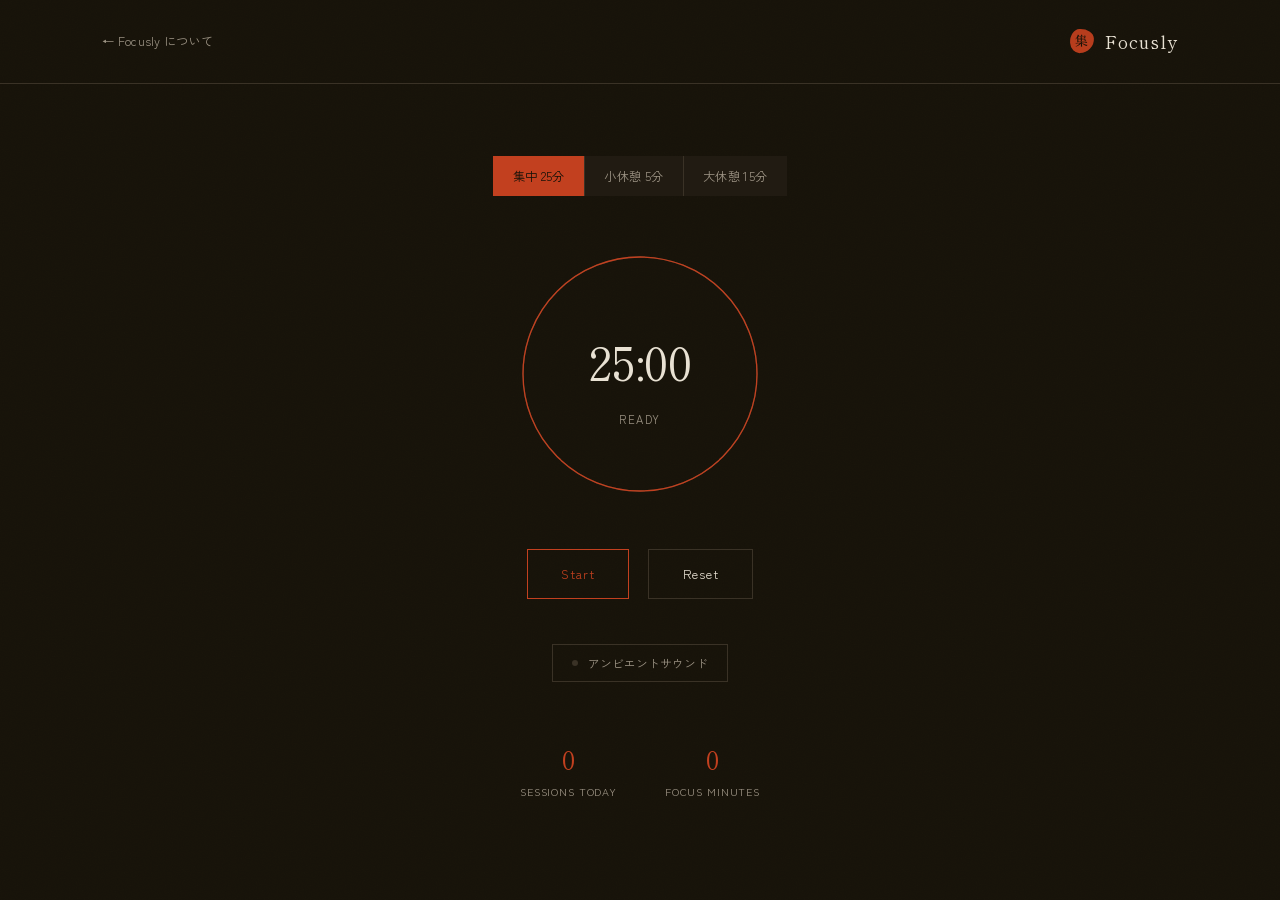
<file: apps/focusly/app/index.html>
<!DOCTYPE html>
<html lang="ja">
<head>
<meta charset="UTF-8">
<meta name="viewport" content="width=device-width, initial-scale=1.0">
<title>Focusly — 集中タイマー | YOUKOKU STUDIO</title>
<meta name="description" content="ポモドーロテクニックとアンビエントサウンドを組み合わせた集中タイマーアプリ">
<link rel="icon" href="data:image/svg+xml,<svg xmlns=%22http://www.w3.org/2000/svg%22 viewBox=%220 0 100 100%22><text y=%22.9em%22 font-size=%2290%22>✦</text></svg>">
<link rel="preconnect" href="https://fonts.googleapis.com">
<link rel="preconnect" href="https://fonts.gstatic.com" crossorigin>
<link href="https://fonts.googleapis.com/css2?family=Zen+Kaku+Gothic+New:wght@400;500;700;900&family=Shippori+Mincho:wght@400;500;600;700;800&display=swap" rel="stylesheet">
<style>
:root{
  --bg:#161209; --bg-soft:#211b12; --ink:#e8e1d3; --ink-soft:#9c9384; --line:#3a3226;
  --accent:#c2401f; --accent-soft:#3a2c22;
  --serif:'Shippori Mincho', serif;
  --sans:'Zen Kaku Gothic New','Hiragino Kaku Gothic ProN','Yu Gothic',sans-serif;
  --ease:cubic-bezier(.16,1,.3,1);
}
*,*::before,*::after{ box-sizing:border-box; }
body{ margin:0; background:var(--bg); color:var(--ink); font-family:var(--sans); line-height:1.8; -webkit-font-smoothing:antialiased; min-height:100vh; position:relative; }
body::before{
  content:''; position:fixed; inset:0; pointer-events:none; z-index:0; opacity:.25; mix-blend-mode:overlay;
  background-image:url("data:image/svg+xml,%3Csvg xmlns='http://www.w3.org/2000/svg' width='180' height='180'%3E%3Cfilter id='n'%3E%3CfeTurbulence type='fractalNoise' baseFrequency='0.85' numOctaves='3' stitchTiles='stitch'/%3E%3CfeColorMatrix type='saturate' values='0'/%3E%3C/filter%3E%3Crect width='100%25' height='100%25' filter='url(%23n)'/%3E%3C/svg%3E");
}
a{ color:inherit; text-decoration:none; }
button{ font-family:inherit; cursor:pointer; }

.topbar{ position:relative; z-index:1; display:flex; align-items:center; justify-content:space-between; padding:1.6rem 8vw; border-bottom:1px solid var(--line); }
.back{ font-size:.78rem; color:var(--ink-soft); letter-spacing:.02em; }
.back:hover{ color:var(--ink); }
.applogo{ font-family:var(--serif); font-weight:400; font-size:1.1rem; display:flex; align-items:center; gap:.7rem; letter-spacing:.05em; }
.hanko{
  display:inline-flex; align-items:center; justify-content:center; flex-shrink:0;
  width:1.5rem; height:1.5rem; border-radius:42% 58% 61% 39% / 55% 42% 58% 45%;
  background:var(--accent); color:var(--bg);
  font-family:var(--serif); font-weight:500; font-size:.82rem; line-height:1; transform:rotate(-3deg); opacity:.94;
}

main{ position:relative; z-index:1; max-width:500px; margin:0 auto; padding:4.5rem 8vw 5rem; display:flex; flex-direction:column; align-items:center; }

.modes{ display:flex; gap:1px; background:var(--line); margin-bottom:3rem; }
.mode-btn{
  border:none; background:var(--bg-soft); color:var(--ink-soft); font-size:.76rem; letter-spacing:.03em;
  padding:.7rem 1.2rem; transition:background .3s, color .3s;
}
.mode-btn.active{ background:var(--accent); color:var(--bg); }

.ring-wrap{ position:relative; width:min(260px,66vw); height:min(260px,66vw); margin-bottom:2.8rem; }
.ring-wrap svg{ width:100%; height:100%; transform:rotate(-90deg); }
.ring-bg{ fill:none; stroke:var(--line); stroke-width:1; }
.ring-fg{ fill:none; stroke:var(--accent); stroke-width:1; transition:stroke-dashoffset 1s linear; }
.ring-label{
  position:absolute; inset:0; display:flex; flex-direction:column; align-items:center; justify-content:center;
}
.ring-time{ font-family:var(--serif); font-size:2.9rem; font-weight:300; font-variant-numeric:tabular-nums; }
.ring-state{ font-size:.7rem; color:var(--ink-soft); letter-spacing:.14em; text-transform:uppercase; margin-top:.4rem; }

.controls{ display:flex; gap:1.2rem; margin-bottom:2.8rem; }
.ctrl-btn{
  border:1px solid var(--line); background:transparent; color:var(--ink);
  padding:.9rem 2.1rem; font-size:.8rem; letter-spacing:.06em; font-weight:400; transition:border-color .3s;
}
.ctrl-btn.primary{ border-color:var(--accent); color:var(--accent); }
.ctrl-btn:hover{ border-color:var(--ink); }

.extras{ display:flex; gap:1.2rem; align-items:center; }
.ambient-toggle{
  display:flex; align-items:center; gap:.6rem; border:1px solid var(--line); background:transparent;
  padding:.6rem 1.2rem; font-size:.74rem; color:var(--ink-soft); transition:border-color .3s, color .3s;
}
.ambient-toggle.on{ border-color:var(--accent); color:var(--ink); }
.ambient-toggle .indicator{ width:6px; height:6px; border-radius:50%; background:var(--line); transition:background .3s; }
.ambient-toggle.on .indicator{ background:var(--accent); }

.stats{ margin-top:3.4rem; display:flex; gap:3rem; }
.stat{ text-align:center; }
.stat-num{ font-family:var(--serif); font-weight:300; font-size:1.6rem; color:var(--accent); font-variant-numeric:tabular-nums; }
.stat-label{ font-size:.66rem; color:var(--ink-soft); letter-spacing:.08em; }
</style>
</head>
<body>

<header class="topbar">
  <a href="../index.html" class="back">← Focusly について</a>
  <div class="applogo"><span class="hanko">集</span>Focusly</div>
</header>

<main>
  <div class="modes" id="modes">
    <button class="mode-btn active" data-mode="focus" data-min="25">集中 25分</button>
    <button class="mode-btn" data-mode="short" data-min="5">小休憩 5分</button>
    <button class="mode-btn" data-mode="long" data-min="15">大休憩 15分</button>
  </div>

  <div class="ring-wrap">
    <svg viewBox="0 0 200 200">
      <circle class="ring-bg" cx="100" cy="100" r="90"></circle>
      <circle class="ring-fg" id="ringFg" cx="100" cy="100" r="90"></circle>
    </svg>
    <div class="ring-label">
      <div class="ring-time" id="ringTime">25:00</div>
      <div class="ring-state" id="ringState">Ready</div>
    </div>
  </div>

  <div class="controls">
    <button class="ctrl-btn primary" id="startBtn">Start</button>
    <button class="ctrl-btn" id="resetBtn">Reset</button>
  </div>

  <div class="extras">
    <button class="ambient-toggle" id="ambientBtn"><span class="indicator"></span>アンビエントサウンド</button>
  </div>

  <div class="stats">
    <div class="stat">
      <div class="stat-num" id="sessionCount">0</div>
      <div class="stat-label">SESSIONS TODAY</div>
    </div>
    <div class="stat">
      <div class="stat-num" id="focusMinutes">0</div>
      <div class="stat-label">FOCUS MINUTES</div>
    </div>
  </div>
</main>

<script>
(() => {
  'use strict';
  const STORE_KEY = 'focusly_state_v1';
  const todayStr = () => new Date().toISOString().slice(0,10);

  let state = JSON.parse(localStorage.getItem(STORE_KEY) || 'null');
  if (!state || state.date !== todayStr()) {
    state = { date: todayStr(), sessions: 0, minutes: 0 };
  }
  const saveState = () => localStorage.setItem(STORE_KEY, JSON.stringify(state));

  const MODES = { focus: 25, short: 5, long: 15 };
  let currentMode = 'focus';
  let totalSeconds = MODES.focus * 60;
  let remaining = totalSeconds;
  let running = false;
  let timerId = null;

  const ringFg = document.getElementById('ringFg');
  const CIRC = 2 * Math.PI * 90;
  ringFg.style.strokeDasharray = CIRC;

  const ringTime = document.getElementById('ringTime');
  const ringState = document.getElementById('ringState');
  const startBtn = document.getElementById('startBtn');
  const resetBtn = document.getElementById('resetBtn');
  const modesEl = document.getElementById('modes');

  function updateRing() {
    const pct = remaining / totalSeconds;
    ringFg.style.strokeDashoffset = CIRC * (1 - pct);
    const m = Math.floor(remaining / 60).toString().padStart(2,'0');
    const s = Math.floor(remaining % 60).toString().padStart(2,'0');
    ringTime.textContent = `${m}:${s}`;
  }

  function setMode(mode) {
    currentMode = mode;
    totalSeconds = MODES[mode] * 60;
    remaining = totalSeconds;
    running = false;
    clearInterval(timerId);
    startBtn.textContent = 'Start';
    ringState.textContent = mode === 'focus' ? 'Ready' : 'Break';
    [...modesEl.children].forEach(b => b.classList.toggle('active', b.dataset.mode === mode));
    updateRing();
  }

  function tick() {
    remaining--;
    updateRing();
    if (remaining <= 0) {
      clearInterval(timerId);
      running = false;
      startBtn.textContent = 'Start';
      playChime();
      if (currentMode === 'focus') {
        state.sessions++;
        state.minutes += MODES.focus;
        saveState();
        renderStats();
        setMode(state.sessions % 4 === 0 ? 'long' : 'short');
      } else {
        setMode('focus');
      }
    }
  }

  startBtn.addEventListener('click', () => {
    if (running) {
      running = false;
      clearInterval(timerId);
      startBtn.textContent = 'Start';
      ringState.textContent = 'Paused';
    } else {
      running = true;
      startBtn.textContent = 'Pause';
      ringState.textContent = currentMode === 'focus' ? 'Focusing' : 'Break';
      timerId = setInterval(tick, 1000);
    }
  });

  resetBtn.addEventListener('click', () => setMode(currentMode));

  modesEl.addEventListener('click', (e) => {
    const btn = e.target.closest('.mode-btn');
    if (btn) setMode(btn.dataset.mode);
  });

  function renderStats() {
    document.getElementById('sessionCount').textContent = state.sessions;
    document.getElementById('focusMinutes').textContent = state.minutes;
  }

  /* ---------- audio: chime + ambient brown noise (synthesized, no files) ---------- */
  let audioCtx = null;
  const getCtx = () => {
    if (!audioCtx) audioCtx = new (window.AudioContext || window.webkitAudioContext)();
    return audioCtx;
  };

  function playChime() {
    const ctx = getCtx();
    [523.25, 659.25, 783.99].forEach((freq, i) => {
      const osc = ctx.createOscillator();
      const gain = ctx.createGain();
      osc.type = 'sine';
      osc.frequency.value = freq;
      const start = ctx.currentTime + i * 0.12;
      gain.gain.setValueAtTime(0, start);
      gain.gain.linearRampToValueAtTime(0.18, start + 0.05);
      gain.gain.exponentialRampToValueAtTime(0.001, start + 0.9);
      osc.connect(gain).connect(ctx.destination);
      osc.start(start);
      osc.stop(start + 1);
    });
  }

  let ambientNode = null;
  let ambientGain = null;
  const ambientBtn = document.getElementById('ambientBtn');

  function startAmbient() {
    const ctx = getCtx();
    const bufferSize = 2 * ctx.sampleRate;
    const buffer = ctx.createBuffer(1, bufferSize, ctx.sampleRate);
    const data = buffer.getChannelData(0);
    let lastOut = 0;
    for (let i = 0; i < bufferSize; i++) {
      const white = Math.random() * 2 - 1;
      data[i] = (lastOut + 0.02 * white) / 1.02;
      lastOut = data[i];
      data[i] *= 3.5;
    }
    const source = ctx.createBufferSource();
    source.buffer = buffer;
    source.loop = true;
    ambientGain = ctx.createGain();
    ambientGain.gain.value = 0;
    source.connect(ambientGain).connect(ctx.destination);
    source.start();
    ambientGain.gain.linearRampToValueAtTime(0.12, ctx.currentTime + 1.2);
    ambientNode = source;
  }

  function stopAmbient() {
    if (!ambientNode) return;
    const ctx = getCtx();
    ambientGain.gain.linearRampToValueAtTime(0, ctx.currentTime + 0.8);
    const node = ambientNode;
    setTimeout(() => { try { node.stop(); } catch(e){} }, 900);
    ambientNode = null;
  }

  ambientBtn.addEventListener('click', () => {
    const on = ambientBtn.classList.toggle('on');
    if (on) startAmbient(); else stopAmbient();
  });

  setMode('focus');
  renderStats();
})();
</script>
</body>
</html>
</file>
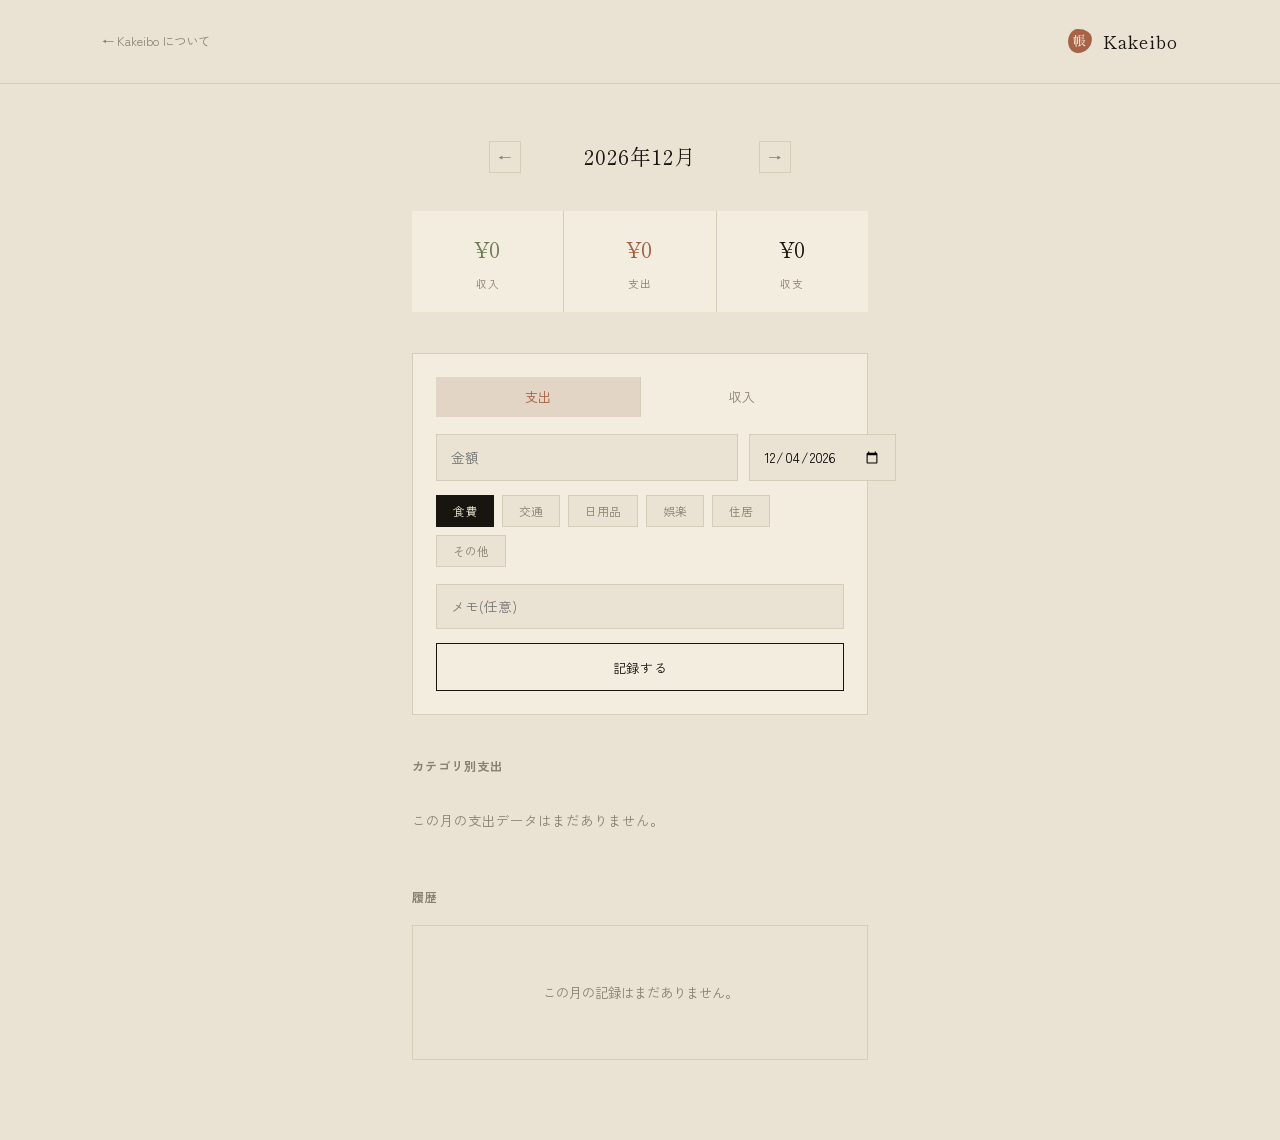
<file: apps/kakeibo/app/index.html>
<!DOCTYPE html>
<html lang="ja">
<head>
<meta charset="UTF-8">
<meta name="viewport" content="width=device-width, initial-scale=1.0">
<title>Kakeibo — シンプル家計簿 | YOUKOKU STUDIO</title>
<meta name="description" content="日本の伝統的な家計簿の思想を現代的なUIで再構築したシンプル家計簿アプリ">
<link rel="icon" href="data:image/svg+xml,<svg xmlns=%22http://www.w3.org/2000/svg%22 viewBox=%220 0 100 100%22><text y=%22.9em%22 font-size=%2290%22>◈</text></svg>">
<link rel="preconnect" href="https://fonts.googleapis.com">
<link rel="preconnect" href="https://fonts.gstatic.com" crossorigin>
<link href="https://fonts.googleapis.com/css2?family=Zen+Kaku+Gothic+New:wght@400;500;700;900&family=Shippori+Mincho:wght@400;500;600;700;800&display=swap" rel="stylesheet">
<style>
:root{
  --bg:#eae3d3; --ink:#18140f; --ink-soft:#8a8171; --line:#d6cdb8;
  --accent:#a25c3f; --accent-soft:#e3d5c6; --paper:#f3ede0; --income:#6b7a52; --income-soft:#dde3cf;
  --serif:'Shippori Mincho', serif;
  --sans:'Zen Kaku Gothic New','Hiragino Kaku Gothic ProN','Yu Gothic',sans-serif;
}
*,*::before,*::after{ box-sizing:border-box; }
body{ margin:0; background:var(--bg); color:var(--ink); font-family:var(--sans); line-height:1.8; -webkit-font-smoothing:antialiased; }
a{ color:inherit; text-decoration:none; }
button{ font-family:inherit; cursor:pointer; }
input,select{ font-family:inherit; }

.topbar{ display:flex; align-items:center; justify-content:space-between; padding:1.6rem 8vw; border-bottom:1px solid var(--line); }
.back{ font-size:.78rem; color:var(--ink-soft); }
.back:hover{ color:var(--ink); }
.applogo{ font-family:var(--serif); font-weight:400; font-size:1.1rem; display:flex; align-items:center; gap:.7rem; letter-spacing:.05em; }
.hanko{
  display:inline-flex; align-items:center; justify-content:center; flex-shrink:0;
  width:1.5rem; height:1.5rem; border-radius:42% 58% 61% 39% / 55% 42% 58% 45%;
  background:var(--accent); color:var(--paper);
  font-family:var(--serif); font-weight:500; font-size:.82rem; line-height:1; transform:rotate(-3deg); opacity:.94;
}

main{ max-width:660px; margin:0 auto; padding:3.4rem 8vw 5rem; }

.month-nav{ display:flex; align-items:center; justify-content:center; gap:1.6rem; margin-bottom:2.2rem; }
.month-nav button{ border:1px solid var(--line); background:transparent; width:32px; height:32px; font-size:.85rem; color:var(--ink-soft); }
.month-nav button:hover{ border-color:var(--ink); color:var(--ink); }
.month-label{ font-family:var(--serif); font-size:1.3rem; font-weight:400; min-width:9em; text-align:center; letter-spacing:.05em; }

.summary{ display:grid; grid-template-columns:repeat(3,1fr); gap:1px; margin-bottom:2.6rem; background:var(--line); }
.summary-card{ background:var(--paper); padding:1.2rem 1rem; text-align:center; }
.summary-num{ font-family:var(--serif); font-size:1.35rem; font-weight:400; font-variant-numeric:tabular-nums; }
.summary-num.income{ color:var(--income); }
.summary-num.expense{ color:var(--accent); }
.summary-label{ font-size:.66rem; color:var(--ink-soft); letter-spacing:.06em; margin-top:.3rem; }

form.add-form{ background:var(--paper); border:1px solid var(--line); padding:1.4rem; margin-bottom:2.6rem; }
.type-toggle{ display:flex; gap:1px; margin-bottom:1.1rem; background:var(--line); }
.type-toggle button{
  flex:1; border:none; background:var(--paper); padding:.65rem; font-size:.8rem; font-weight:400;
  color:var(--ink-soft); transition:background .3s, color .3s;
}
.type-toggle button.active[data-type="expense"]{ background:var(--accent-soft); color:var(--accent); }
.type-toggle button.active[data-type="income"]{ background:var(--income-soft); color:var(--income); }

.form-row{ display:flex; gap:.7rem; margin-bottom:.9rem; }
.form-row input, .form-row select{
  border:1px solid var(--line); background:var(--bg); padding:.7rem .9rem; font-size:.86rem; outline:none; flex:1;
}
.form-row input:focus, .form-row select:focus{ border-color:var(--ink); }

.chips{ display:flex; flex-wrap:wrap; gap:.5rem; margin-bottom:1.1rem; }
.chip{
  border:1px solid var(--line); background:var(--bg); padding:.4rem 1rem; font-size:.74rem;
  color:var(--ink-soft); transition:background .2s, border-color .2s, color .2s;
}
.chip.active{ background:var(--ink); border-color:var(--ink); color:var(--bg); }

.submit-btn{ width:100%; border:1px solid var(--ink); background:transparent; color:var(--ink); padding:.85rem; font-size:.82rem; font-weight:400; letter-spacing:.05em; transition:background .3s, color .3s; }
.submit-btn:hover{ background:var(--ink); color:var(--bg); }

.section-title{ font-size:.76rem; letter-spacing:.08em; color:var(--ink-soft); margin:0 0 1rem; }

.breakdown{ margin-bottom:2.6rem; display:flex; flex-direction:column; gap:.7rem; }
.bd-row{ display:flex; align-items:center; gap:.8rem; font-size:.8rem; }
.bd-label{ width:5em; flex-shrink:0; color:var(--ink-soft); }
.bd-bar-track{ flex:1; height:2px; background:var(--line); }
.bd-bar-fill{ height:100%; background:var(--accent); }
.bd-amount{ width:6em; text-align:right; flex-shrink:0; font-variant-numeric:tabular-nums; }

.tx-list{ display:flex; flex-direction:column; gap:1px; background:var(--line); }
.tx-item{
  display:flex; align-items:center; gap:1rem; background:var(--paper);
  padding:1rem 1.2rem;
}
.tx-cat{ font-size:.68rem; color:var(--ink-soft); border:1px solid var(--line); padding:.3em .8em; flex-shrink:0; }
.tx-body{ flex:1; min-width:0; }
.tx-note{ font-size:.84rem; overflow:hidden; text-overflow:ellipsis; white-space:nowrap; }
.tx-date{ font-size:.68rem; color:var(--ink-soft); }
.tx-amount{ font-weight:500; font-variant-numeric:tabular-nums; flex-shrink:0; }
.tx-amount.income{ color:var(--income); }
.tx-amount.expense{ color:var(--accent); }
.tx-del{ border:none; background:none; color:var(--ink-soft); opacity:.4; flex-shrink:0; }
.tx-del:hover{ opacity:1; color:var(--accent); }

.empty{ text-align:center; padding:3.4rem 1rem; color:var(--ink-soft); font-size:.84rem; border:1px solid var(--line); }
</style>
</head>
<body>

<header class="topbar">
  <a href="../index.html" class="back">← Kakeibo について</a>
  <div class="applogo"><span class="hanko">帳</span>Kakeibo</div>
</header>

<main>
  <div class="month-nav">
    <button id="prevMonth" aria-label="前の月">←</button>
    <div class="month-label" id="monthLabel"></div>
    <button id="nextMonth" aria-label="次の月">→</button>
  </div>

  <div class="summary">
    <div class="summary-card">
      <div class="summary-num income" id="sumIncome">¥0</div>
      <div class="summary-label">収入</div>
    </div>
    <div class="summary-card">
      <div class="summary-num expense" id="sumExpense">¥0</div>
      <div class="summary-label">支出</div>
    </div>
    <div class="summary-card">
      <div class="summary-num" id="sumBalance">¥0</div>
      <div class="summary-label">収支</div>
    </div>
  </div>

  <form class="add-form" id="addForm">
    <div class="type-toggle" id="typeToggle">
      <button type="button" class="active" data-type="expense">支出</button>
      <button type="button" data-type="income">収入</button>
    </div>
    <div class="form-row">
      <input type="number" id="amountInput" placeholder="金額" min="1" required>
      <input type="date" id="dateInput" required>
    </div>
    <div class="chips" id="categoryChips"></div>
    <div class="form-row">
      <input type="text" id="noteInput" placeholder="メモ(任意)" maxlength="40">
    </div>
    <button type="submit" class="submit-btn">記録する</button>
  </form>

  <h2 class="section-title">カテゴリ別支出</h2>
  <div class="breakdown" id="breakdown"></div>

  <h2 class="section-title">履歴</h2>
  <div class="tx-list" id="txList"></div>
  <div class="empty" id="emptyState" style="display:none;">この月の記録はまだありません。</div>
</main>

<script>
(() => {
  'use strict';
  const STORE_KEY = 'kakeibo_tx_v1';
  const CATS = {
    expense: ['食費','交通','日用品','娯楽','住居','その他'],
    income: ['給与','副業','その他']
  };

  let tx = JSON.parse(localStorage.getItem(STORE_KEY) || '[]');
  const save = () => localStorage.setItem(STORE_KEY, JSON.stringify(tx));

  let viewDate = new Date();
  viewDate.setDate(1);
  let currentType = 'expense';
  let currentCat = CATS.expense[0];

  const dateInput = document.getElementById('dateInput');
  dateInput.value = new Date().toISOString().slice(0,10);

  function renderChips() {
    const wrap = document.getElementById('categoryChips');
    wrap.innerHTML = CATS[currentType].map(c =>
      `<button type="button" class="chip ${c === currentCat ? 'active' : ''}" data-cat="${c}">${c}</button>`
    ).join('');
  }

  document.getElementById('typeToggle').addEventListener('click', (e) => {
    const btn = e.target.closest('button[data-type]');
    if (!btn) return;
    currentType = btn.dataset.type;
    currentCat = CATS[currentType][0];
    [...document.getElementById('typeToggle').children].forEach(b => b.classList.toggle('active', b === btn));
    renderChips();
  });

  document.getElementById('categoryChips').addEventListener('click', (e) => {
    const chip = e.target.closest('.chip');
    if (!chip) return;
    currentCat = chip.dataset.cat;
    renderChips();
  });

  document.getElementById('addForm').addEventListener('submit', (e) => {
    e.preventDefault();
    const amount = parseFloat(document.getElementById('amountInput').value);
    const date = dateInput.value;
    const note = document.getElementById('noteInput').value.trim();
    if (!amount || !date) return;
    tx.push({ id: Date.now().toString(36), type: currentType, category: currentCat, amount, date, note });
    save();
    document.getElementById('amountInput').value = '';
    document.getElementById('noteInput').value = '';
    render();
  });

  document.getElementById('prevMonth').addEventListener('click', () => {
    viewDate.setMonth(viewDate.getMonth() - 1);
    render();
  });
  document.getElementById('nextMonth').addEventListener('click', () => {
    viewDate.setMonth(viewDate.getMonth() + 1);
    render();
  });

  const fmt = (n) => '¥' + Math.round(n).toLocaleString('ja-JP');

  function render() {
    const y = viewDate.getFullYear(), m = viewDate.getMonth();
    document.getElementById('monthLabel').textContent = `${y}年${m+1}月`;

    const monthTx = tx.filter(t => {
      const d = new Date(t.date + 'T00:00:00');
      return d.getFullYear() === y && d.getMonth() === m;
    }).sort((a,b) => b.date.localeCompare(a.date));

    const income = monthTx.filter(t => t.type === 'income').reduce((s,t) => s + t.amount, 0);
    const expense = monthTx.filter(t => t.type === 'expense').reduce((s,t) => s + t.amount, 0);
    document.getElementById('sumIncome').textContent = fmt(income);
    document.getElementById('sumExpense').textContent = fmt(expense);
    document.getElementById('sumBalance').textContent = fmt(income - expense);

    const byCat = {};
    monthTx.filter(t => t.type === 'expense').forEach(t => {
      byCat[t.category] = (byCat[t.category] || 0) + t.amount;
    });
    const bdWrap = document.getElementById('breakdown');
    const entries = Object.entries(byCat).sort((a,b) => b[1]-a[1]);
    bdWrap.innerHTML = entries.length ? entries.map(([cat, amt]) => `
      <div class="bd-row">
        <div class="bd-label">${cat}</div>
        <div class="bd-bar-track"><div class="bd-bar-fill" style="width:${expense ? (amt/expense*100) : 0}%"></div></div>
        <div class="bd-amount">${fmt(amt)}</div>
      </div>
    `).join('') : `<p style="color:var(--ink-soft); font-size:.85rem;">この月の支出データはまだありません。</p>`;

    const listWrap = document.getElementById('txList');
    document.getElementById('emptyState').style.display = monthTx.length ? 'none' : 'block';
    listWrap.innerHTML = monthTx.map(t => `
      <div class="tx-item">
        <span class="tx-cat">${t.category}</span>
        <div class="tx-body">
          <div class="tx-note">${t.note || t.category}</div>
          <div class="tx-date">${t.date}</div>
        </div>
        <div class="tx-amount ${t.type}">${t.type === 'income' ? '+' : '-'}${fmt(t.amount)}</div>
        <button class="tx-del" data-del="${t.id}" aria-label="削除">✕</button>
      </div>
    `).join('');
  }

  document.getElementById('txList').addEventListener('click', (e) => {
    const btn = e.target.closest('[data-del]');
    if (!btn) return;
    tx = tx.filter(t => t.id !== btn.dataset.del);
    save();
    render();
  });

  renderChips();
  render();
})();
</script>
</body>
</html>
</file>
<file: assets/css/style.css>
/* ============================================================
   YOUKOKU STUDIO — stylesheet (wabi-sabi)
   ============================================================ */

:root{
  --bg:#0c1420;
  --paper:#182432;
  --kuro:#050a10;
  --clay:#c7d0d6;
  --ink:#dfe6ec;
  --ink-soft:#8b9aab;
  --line:#28374a;
  --accent:#5c94c9;
  --accent-soft:#152230;
  --flame:#5f93c9;
  --flame-deep:#1c3350;
  --serif:'Shippori Mincho', serif;
  --sans:'Zen Kaku Gothic New','Hiragino Kaku Gothic ProN','Yu Gothic',sans-serif;
  --ease:cubic-bezier(.16,1,.3,1);
  --grain:url("data:image/svg+xml,%3Csvg xmlns='http://www.w3.org/2000/svg' width='180' height='180'%3E%3Cfilter id='n'%3E%3CfeTurbulence type='fractalNoise' baseFrequency='0.85' numOctaves='3' stitchTiles='stitch'/%3E%3CfeColorMatrix type='saturate' values='0'/%3E%3C/filter%3E%3Crect width='100%25' height='100%25' filter='url(%23n)'/%3E%3C/svg%3E");
  --relief:url("data:image/svg+xml,%3Csvg xmlns='http://www.w3.org/2000/svg' width='900' height='900'%3E%3Cfilter id='r'%3E%3CfeTurbulence type='fractalNoise' baseFrequency='0.03 0.005' numOctaves='5' seed='7' stitchTiles='stitch' result='ridge'/%3E%3CfeTurbulence type='fractalNoise' baseFrequency='0.85' numOctaves='2' seed='3' stitchTiles='stitch' result='sand'/%3E%3CfeComposite in='ridge' in2='sand' operator='arithmetic' k1='0' k2='.68' k3='.5' k4='0' result='mix'/%3E%3CfeDiffuseLighting in='mix' surfaceScale='12' diffuseConstant='1.8' lighting-color='%23c4d3e0' result='diff'%3E%3CfeDistantLight azimuth='235' elevation='28'/%3E%3C/feDiffuseLighting%3E%3CfeSpecularLighting in='mix' surfaceScale='12' specularConstant='.85' specularExponent='16' lighting-color='%23eef4fa' result='spec'%3E%3CfeDistantLight azimuth='235' elevation='28'/%3E%3C/feSpecularLighting%3E%3CfeComposite in='diff' in2='spec' operator='arithmetic' k1='0' k2='1' k3='.55' k4='0'/%3E%3C/filter%3E%3Crect width='100%25' height='100%25' filter='url(%23r)'/%3E%3C/svg%3E");
  --stone:
    linear-gradient(128deg, rgba(255,255,255,.06) 0%, transparent 26%, transparent 72%, rgba(255,255,255,.04) 100%),
    radial-gradient(ellipse 30% 20% at 76% 10%, rgba(110,145,110,.12), transparent 60%),
    radial-gradient(ellipse 26% 16% at 22% 58%, rgba(150,92,58,.1), transparent 60%),
    radial-gradient(ellipse 55% 40% at 14% 22%, rgba(70,115,160,.24), transparent 62%),
    radial-gradient(ellipse 48% 55% at 84% 18%, rgba(150,180,205,.09), transparent 58%),
    radial-gradient(ellipse 42% 32% at 52% 40%, rgba(60,100,145,.14), transparent 65%),
    linear-gradient(to bottom, transparent 0%, transparent 46%, rgba(120,70,45,.1) 58%, rgba(4,6,10,.55) 74%, rgba(2,3,5,.82) 100%);
}

*,*::before,*::after{ box-sizing:border-box; }
html{ scroll-behavior:smooth; }

body{
  margin:0;
  background-color:var(--bg);
  background-image:var(--stone);
  background-attachment:fixed;
  color:var(--ink);
  font-family:var(--sans);
  font-weight:400;
  line-height:1.9;
  -webkit-font-smoothing:antialiased;
  overflow-x:hidden;
  cursor:default;
  position:relative;
}
body::before{
  content:''; position:fixed; inset:0; z-index:-2; pointer-events:none;
  background-image:var(--relief);
  opacity:.42; mix-blend-mode:overlay;
}
body::after{
  content:''; position:fixed; inset:0; z-index:-1; pointer-events:none;
  background-image:var(--grain); opacity:.16; mix-blend-mode:overlay;
}

a{ color:inherit; text-decoration:none; }
ul,li{ list-style:none; margin:0; padding:0; }
img{ max-width:100%; display:block; }
button{ font-family:inherit; background:none; border:none; cursor:pointer; }

::selection{ background:var(--accent); color:var(--ink); }

.pc-only{ display:inline; }
@media (max-width:720px){ .pc-only{ display:none; } }

/* ---------- progress ---------- */
.cursor-dot{ display:none; }
.progress-bar{
  position:fixed; top:0; left:0; height:1px; width:0%;
  background:var(--accent); z-index:9998; transition:width .1s linear; opacity:.6;
}

/* ---------- loader ---------- */
.loader{
  position:fixed; inset:0; background:var(--kuro); z-index:10000;
  display:flex; align-items:center; justify-content:center;
  transition:transform 1.1s var(--ease);
}
.loader.done{ transform:translateY(-100%); }
.loader-mark{
  font-family:var(--serif); font-weight:300; font-size:1.6rem; color:var(--ink);
  letter-spacing:.5em; opacity:0; animation:loaderFade 1.6s var(--ease) forwards;
}
@keyframes loaderFade{ 0%{ opacity:0; letter-spacing:.9em; } 100%{ opacity:.85; letter-spacing:.5em; } }

/* ---------- header ---------- */
.header{
  position:fixed; top:0; left:0; right:0; z-index:500;
  display:flex; padding:1.6rem 0;
  transition:background .4s var(--ease), padding .4s var(--ease), border-color .4s;
  border-bottom:1px solid transparent;
}
.header.scrolled{
  background:rgba(16,24,34,.9); backdrop-filter:blur(8px);
  padding:1.1rem 0; border-color:var(--line);
}
.header-inner{
  width:100%; max-width:1400px; margin:0 auto; padding:0 6vw;
  display:flex; align-items:center; justify-content:space-between;
}
.logo{
  font-weight:400; font-size:.95rem; letter-spacing:.14em;
  display:inline-flex; align-items:center; gap:.7rem;
}
.logo span{ color:var(--ink-soft); margin-left:.4em; font-weight:300; }

/* ---------- hanko (seal stamp) mark — used sparingly, quietly ---------- */
.hanko{
  display:inline-flex; align-items:center; justify-content:center; flex-shrink:0;
  width:1.5rem; height:1.5rem;
  border-radius:42% 58% 61% 39% / 55% 42% 58% 45%;
  background:var(--accent); color:var(--kuro);
  font-family:var(--serif); font-weight:500; font-size:.82rem; line-height:1;
  transform:rotate(-3deg);
  opacity:.94;
}
.hanko-lg{ width:1.5rem; height:1.5rem; font-size:.82rem; }


.nav{ display:flex; gap:2.8rem; }
.nav a{
  position:relative; font-size:.78rem; letter-spacing:.08em; font-weight:400;
  padding-bottom:.2rem; color:var(--ink-soft);
}
.nav a::before{
  content:attr(data-label); color:var(--accent); margin-right:.6em; font-size:.7rem; opacity:.75;
}
.nav a::after{
  content:''; position:absolute; left:0; bottom:0; width:0; height:1px; background:var(--ink);
  transition:width .5s var(--ease);
}
.nav a:hover::after{ width:100%; }
.nav a:hover{ color:var(--ink); }
@media (max-width:900px){ .nav{ display:none; } }

.burger{
  display:none; width:32px; height:20px; position:relative; z-index:600;
}
.burger span{
  position:absolute; left:0; width:100%; height:1px; background:var(--ink);
  transition:transform .35s var(--ease), opacity .35s var(--ease), top .35s var(--ease);
}
.burger span:nth-child(1){ top:0; }
.burger span:nth-child(2){ top:18px; }
.burger.open span:nth-child(1){ top:9px; transform:rotate(45deg); }
.burger.open span:nth-child(2){ top:9px; transform:rotate(-45deg); }
@media (max-width:900px){ .burger{ display:block; } }

.mobile-nav{
  position:fixed; inset:0; background:var(--kuro); z-index:450;
  display:flex; align-items:center; justify-content:center;
  transform:translateY(-100%); transition:transform .7s var(--ease);
}
.mobile-nav.open{ transform:translateY(0); }
.mobile-nav nav{ display:flex; flex-direction:column; gap:1.6rem; text-align:center; }
.mobile-nav a{
  font-family:var(--serif); font-weight:300; font-size:2.1rem; color:var(--ink);
  display:flex; flex-direction:column; gap:.3rem;
}
.mobile-nav a span{ font-family:var(--sans); font-style:normal; font-size:.72rem; color:var(--ink-soft); letter-spacing:.14em; }

/* ---------- section shared ---------- */
section{ position:relative; padding:10rem 8vw; max-width:1320px; margin:0 auto; }
.section-head{ margin-bottom:6rem; }
.section-num{
  position:relative; overflow:hidden; display:inline-flex; align-items:center; justify-content:center;
  width:2.1rem; height:2.1rem; margin:0 0 1.2rem; background:var(--kuro);
  clip-path:polygon(12% 18%,32% 4%,55% 14%,78% 2%,96% 20%,92% 48%,98% 76%,70% 96%,42% 100%,10% 82%,4% 50%);
  font-family:var(--serif); font-weight:500; color:var(--ink); font-size:.92rem;
}
.section-num::before{
  content:''; position:absolute; inset:0;
  background:linear-gradient(120deg,transparent 40%,var(--flame) 44%,var(--flame-deep) 68%,transparent 82%);
}
.section-num span{ position:relative; z-index:1; }
.section-title{ display:flex; align-items:baseline; gap:1.8rem; flex-wrap:wrap; margin:0; }
.section-title .jp{
  font-family:var(--serif); font-weight:400; font-size:clamp(2.2rem,5vw,3.6rem); letter-spacing:.03em;
}
.section-title .en{ font-size:.85rem; color:var(--ink-soft); letter-spacing:.05em; }

/* reveal animation base */
.reveal{ opacity:0; transform:translateY(24px); transition:opacity 1.2s var(--ease), transform 1.2s var(--ease); }
.reveal.in{ opacity:1; transform:translateY(0); }
.reveal-line{ display:block; overflow:hidden; }
.reveal-line span{ display:block; transform:translateY(110%); transition:transform 1.1s var(--ease); }
.reveal-line.in span{ transform:translateY(0); }

/* ---------- hero ---------- */
.hero{
  position:relative; min-height:100vh; display:flex; flex-direction:column; justify-content:center;
  padding:8rem 8vw 6rem; overflow:hidden;
}
.hero-bg{ display:none; }
.hero-inner{ position:relative; z-index:2; max-width:1000px; }
.hero-eyebrow{
  font-family:var(--serif); font-weight:400; font-size:1rem; color:var(--ink-soft);
  margin:0 0 2rem; letter-spacing:.12em;
}
.hero-title{
  font-family:var(--serif); font-weight:400; font-size:clamp(2.6rem,7.5vw,5.8rem);
  line-height:1.35; margin:0 0 2.6rem; letter-spacing:.03em;
}
.hero-title .accent{ color:var(--accent); }
.hero-desc{
  font-size:.98rem; color:var(--ink-soft); max-width:34em; margin:0 0 3.2rem; line-height:2;
}
.hero-cta{ display:flex; gap:1.4rem; flex-wrap:wrap; }

.btn{
  position:relative; display:inline-flex; align-items:center; justify-content:center;
  padding:1rem 2.1rem; font-size:.8rem; letter-spacing:.1em; font-weight:400;
  border-radius:1px; transition:background .4s var(--ease), color .4s var(--ease), border-color .4s var(--ease);
}
.btn span{ position:relative; }
.btn-primary{
  position:relative; overflow:hidden; background:var(--kuro); color:var(--ink); border:1px solid var(--kuro);
}
.btn-primary::before{
  content:''; position:absolute; inset:0; z-index:0;
  background:linear-gradient(115deg,transparent 55%,var(--flame) 60%,var(--flame-deep) 82%,transparent 96%);
  opacity:.85; transition:opacity .4s var(--ease);
}
.btn-primary span{ position:relative; z-index:1; }
.btn-primary:hover::before{ opacity:1; }
.btn-primary:hover{ border-color:var(--flame); }
.btn-line{ border:1px solid var(--line); color:var(--ink-soft); }
.btn-line:hover{ border-color:var(--ink); color:var(--ink); }
.btn-lg{ padding:1.15rem 2.6rem; font-size:.82rem; }
.btn:disabled{ opacity:.45; cursor:default; }
.btn:disabled:hover{ background:transparent; color:var(--ink); border-color:var(--line); }

/* ---------- install sheet ---------- */
#installSheet{ position:fixed; inset:0; z-index:1000; display:flex; align-items:flex-end; justify-content:center; }
.ios-sheet-backdrop{ position:absolute; inset:0; background:rgba(5,3,1,.6); }
.ios-sheet{
  position:relative; width:100%; max-width:420px; background:var(--paper); border-radius:2px 2px 0 0;
  padding:2.2rem 2rem 2.4rem; box-shadow:0 -4px 30px rgba(60,54,48,.15); animation:sheetUp .4s var(--ease);
  border:1px solid var(--line); border-bottom:none;
}
@keyframes sheetUp{ from{ transform:translateY(100%); } to{ transform:translateY(0); } }
.ios-sheet-title{ font-family:var(--serif); font-weight:400; font-size:1.2rem; margin:0 0 1.4rem; letter-spacing:.04em; }
.ios-sheet ol{ margin:0 0 1.8rem; padding-left:1.2rem; display:flex; flex-direction:column; gap:.8rem; font-size:.86rem; color:var(--ink-soft); }
.ios-sheet ol strong{ color:var(--ink); font-weight:500; }
.ios-sheet-note{ font-size:.76rem; color:var(--ink-soft); margin:0 0 1.8rem; }
.ios-sheet-close{
  width:100%; border:1px solid var(--line); background:transparent; border-radius:1px; padding:.9rem;
  font-size:.82rem; color:var(--ink); letter-spacing:.05em;
}
.ios-sheet-close:hover{ border-color:var(--ink); }
@media (min-width:480px){
  #installSheet{ align-items:center; }
  .ios-sheet{ border-radius:2px; border-bottom:1px solid var(--line); }
}

.hero-scroll{
  position:absolute; bottom:5rem; left:8vw; display:flex; align-items:center; gap:.9rem; z-index:2;
}
.hero-scroll span{ font-size:.68rem; letter-spacing:.2em; color:var(--ink-soft); writing-mode:vertical-rl; }
.scroll-line{ width:1px; height:60px; background:var(--line); position:relative; overflow:hidden; }
.scroll-line::after{
  content:''; position:absolute; top:-100%; left:0; width:100%; height:100%; background:var(--accent);
  animation:scrollLine 3s ease-in-out infinite; opacity:.7;
}
@keyframes scrollLine{ 0%{ top:-100%; } 60%{ top:100%; } 100%{ top:100%; } }

.marquee{
  position:absolute; bottom:0; left:0; width:100%; overflow:hidden;
  border-top:1px solid var(--line); padding:1.3rem 0; background:var(--bg); z-index:2;
}
.marquee-track{ display:flex; width:max-content; }
.marquee-track span{
  font-family:var(--serif); font-weight:300; font-size:.86rem; color:var(--ink-soft);
  white-space:nowrap; padding-right:1em; letter-spacing:.08em;
}
.marquee-track span:last-child{ display:none; }

/* ---------- kiln-mark: a torn glaze-fired band between sections ---------- */
.kiln-mark{
  position:relative; height:26px; background:var(--kuro); overflow:hidden;
}
.kiln-mark-inner{
  position:absolute; inset:-2px 0;
  clip-path:polygon(0% 35%,3% 8%,7% 42%,11% 4%,16% 45%,21% 10%,26% 40%,31% 2%,36% 38%,41% 12%,46% 44%,51% 5%,56% 40%,61% 8%,66% 45%,71% 3%,76% 38%,81% 12%,86% 42%,91% 6%,96% 40%,100% 15%,100% 100%,0% 100%);
  background:var(--kuro);
}
.kiln-mark-inner::before{
  content:''; position:absolute; inset:0; background-image:var(--grain); mix-blend-mode:overlay; opacity:.3;
}
.kiln-mark-inner::after{
  content:''; position:absolute; left:0; right:0; top:44%; height:4px;
  background:repeating-linear-gradient(90deg, var(--flame) 0 5%, transparent 5% 8%, var(--flame-deep) 8% 12%, transparent 12% 19%, var(--flame) 19% 23%, transparent 23% 31%);
  opacity:.9;
}

/* ---------- works ---------- */
.work-list{ display:flex; flex-direction:column; }
.work-item{ border-top:1px solid var(--line); }
.work-item:last-child{ border-bottom:1px solid var(--line); }
.work-link{
  display:grid; grid-template-columns:.85fr 1.15fr; gap:5vw; align-items:center;
  padding:4.5rem 0; transition:opacity .5s var(--ease);
}
.work-link:hover{ opacity:.75; }
@media (max-width:820px){
  .work-link{ grid-template-columns:1fr; gap:1.8rem; padding:3rem 0; }
}

.work-visual{
  aspect-ratio:4/3; background:var(--paper); border:1px solid var(--line);
  display:flex; align-items:center; justify-content:center; position:relative;
}
.work-mock{ height:80%; }
.mock-phone{
  height:100%; width:auto; aspect-ratio:9/17.5; background:var(--kuro); border-radius:8px; padding:8px;
}
.mock-screen{
  height:100%; border-radius:3px; background:var(--paper);
  padding:1.4rem 1rem; display:flex; flex-direction:column; gap:.55rem;
}
.mock-screen.dark{ background:#080d13; }
.mock-icon{
  width:34px; height:34px; position:relative; overflow:hidden; background:var(--kuro); color:var(--ink);
  display:flex; align-items:center; justify-content:center; font-size:1rem; margin-bottom:.4rem;
}
.mock-icon::before{
  content:''; position:absolute; inset:0;
  background:linear-gradient(135deg,transparent 45%,var(--flame) 48%,var(--flame-deep) 75%,transparent 90%);
}
.mock-icon span{ position:relative; z-index:1; }
.mock-bar{ height:6px; background:var(--line); width:80%; }
.mock-bar.short{ width:45%; }
.mock-screen.dark .mock-bar{ background:#37424f; }
.mock-card{ height:32px; background:var(--bg); margin-top:.3rem; }
.mock-wave{
  margin-top:.6rem; height:40px;
  background:repeating-linear-gradient(90deg,var(--accent) 0 2px,transparent 2px 8px);
  opacity:.5;
}
.mock-dots{ display:flex; gap:.4rem; margin-top:auto; }
.mock-dots span{ width:7px; height:7px; border-radius:50%; background:#4a5765; }
.mock-dots span:first-child{ background:var(--accent); }
.mock-grid{ display:grid; grid-template-columns:1fr 1fr; gap:.5rem; margin-top:.5rem; }
.mock-grid span{ height:26px; background:var(--bg); }
.mock-ring{
  width:64px; height:64px; border-radius:50%; margin:1rem auto 0;
  border:4px solid #37424f; border-top-color:var(--accent); opacity:.85;
}

.work-tag{
  display:inline-block; font-size:.7rem; letter-spacing:.1em; color:var(--ink-soft);
  border:1px solid var(--line); padding:.35em 1em; margin-bottom:1.6rem;
}
.work-name{ font-family:var(--serif); font-weight:400; font-size:clamp(1.5rem,2.6vw,2.1rem); margin:0 0 1.1rem; letter-spacing:.02em; }
.work-desc{ color:var(--ink-soft); font-size:.92rem; max-width:34em; margin:0 0 1.8rem; }
.work-meta{ display:flex; gap:1.8rem; font-size:.76rem; color:var(--ink-soft); letter-spacing:.04em; }
.work-meta span:last-child{ color:var(--accent); }

/* ---------- about ---------- */
.about{ background:var(--paper); color:var(--ink); margin-top:1px; position:relative; overflow:hidden; }
.about::before{
  content:''; position:absolute; inset:0; background-image:var(--grain);
  mix-blend-mode:overlay; opacity:.22; pointer-events:none;
}
.about .section-num{ box-shadow:0 0 0 1px rgba(0,0,0,.3); }
.about .section-title .en{ color:var(--ink-soft); }
.about-body{ max-width:860px; }
.about-lead{
  font-family:var(--serif); font-weight:300; font-size:clamp(1.35rem,2.6vw,1.9rem);
  line-height:1.85; margin:0 0 2.6rem; color:var(--ink);
}
.about-text{ color:var(--ink-soft); font-size:.94rem; max-width:44em; margin:0 0 4.5rem; }

.stats{ display:grid; grid-template-columns:repeat(4,1fr); gap:2rem; border-top:1px solid var(--line); padding-top:2.8rem; }
.stat{ display:flex; flex-direction:column; gap:.5rem; }
.stat-num{ font-family:var(--serif); font-weight:300; font-size:clamp(1.9rem,3.4vw,2.8rem); color:var(--accent); }
.stat-num::after{ content:'+'; }
.stat-label{ font-size:.72rem; color:var(--ink-soft); letter-spacing:.08em; }
@media (max-width:720px){ .stats{ grid-template-columns:repeat(2,1fr); } }

/* ---------- service ---------- */
.service-list{ display:grid; grid-template-columns:repeat(4,1fr); gap:1px; background:var(--line); }
.service-item{
  background:var(--bg); padding:3rem 2.2rem; display:flex; flex-direction:column; gap:1.1rem;
  transition:background .5s var(--ease);
}
.service-item:hover{ background:var(--paper); }
.service-index{ font-family:var(--serif); font-weight:400; color:var(--accent); font-size:1.05rem; opacity:.85; }
.service-item h3{ margin:0; font-size:1rem; font-weight:500; letter-spacing:.02em; }
.service-item p{ margin:0; font-size:.83rem; color:var(--ink-soft); }
@media (max-width:900px){ .service-list{ grid-template-columns:1fr 1fr; } }
@media (max-width:560px){ .service-list{ grid-template-columns:1fr; } }

/* ---------- news ---------- */
.news-list{ border-top:1px solid var(--line); }
.news-item{
  display:flex; align-items:center; gap:2rem; padding:1.8rem 0; border-bottom:1px solid var(--line);
}
.news-date{ font-family:var(--serif); font-weight:400; color:var(--ink-soft); width:7em; flex-shrink:0; font-variant-numeric:tabular-nums; }
.news-cat{
  font-size:.68rem; letter-spacing:.08em; color:var(--ink-soft); border:1px solid var(--line);
  padding:.35em 1em; flex-shrink:0;
}
.news-title{ font-size:.9rem; color:var(--ink); }
@media (max-width:640px){
  .news-item{ flex-wrap:wrap; gap:.6rem 1rem; }
  .news-title{ width:100%; order:3; }
}

/* ---------- contact ---------- */
.contact{ position:relative; text-align:center; padding-top:9rem; padding-bottom:12rem; overflow:hidden; }
.contact-title{
  font-family:var(--serif); font-weight:300; font-size:clamp(2rem,5.5vw,4rem); line-height:1.4; margin:1.2rem 0 2rem;
}
.contact-title .accent{ color:var(--accent); }
.contact-desc{ color:var(--ink-soft); margin:0 0 2.4rem; }
.contact-mail{
  display:inline-block; font-family:var(--serif); font-weight:300; font-size:clamp(1.2rem,2.6vw,1.6rem);
  border-bottom:1px solid var(--line); padding-bottom:.3rem; margin-bottom:3rem; letter-spacing:.03em;
  transition:color .3s, border-color .3s;
}
.contact-mail:hover{ color:var(--accent); border-color:var(--accent); }
.contact-cta{ display:flex; justify-content:center; }

/* ---------- footer ---------- */
.footer{ border-top:1px solid var(--line); padding:4.5rem 8vw 2.4rem; }
.footer-inner{
  display:flex; flex-wrap:wrap; gap:2.5rem; justify-content:space-between; align-items:center;
  max-width:1320px; margin:0 auto 3.5rem;
}
.footer-logo{ font-family:var(--serif); font-weight:400; font-size:1.05rem; letter-spacing:.1em; display:inline-flex; align-items:center; gap:.8rem; }
.footer-links{ display:flex; gap:2rem; font-size:.8rem; color:var(--ink-soft); }
.footer-links a{ position:relative; }
.footer-links a::after{ content:''; position:absolute; left:0; bottom:-3px; width:0; height:1px; background:var(--ink); transition:width .4s var(--ease); }
.footer-links a:hover::after{ width:100%; }
.footer-sns{ display:flex; gap:1.6rem; font-size:.8rem; color:var(--ink-soft); }

.footer-bottom{
  display:flex; justify-content:space-between; align-items:center;
  max-width:1320px; margin:0 auto; font-size:.72rem; color:var(--ink-soft);
}
.to-top{
  width:2.4rem; height:2.4rem; border:1px solid var(--line);
  display:flex; align-items:center; justify-content:center; transition:border-color .3s, color .3s;
  color:var(--ink-soft);
}
.to-top:hover{ border-color:var(--ink); color:var(--ink); }

/* ---------- responsive tweaks ---------- */
@media (max-width:720px){
  section{ padding:7rem 8vw; }
}
</file>
<file: nagano/assets/css/style.css>
/* ============================================================
   YOUKOKU STUDIO — stylesheet (信州水彩 / Nagano watercolor)
   ============================================================ */

:root{
  --bg:#f7f5ec;
  --bg-alt:#eef2e6;
  --paper:#ffffff;
  --kuro:#33473d;
  --ink:#3c463e;
  --ink-soft:#7c8a7a;
  --line:#dde3d2;
  --accent:#5f8f7d;
  --accent-deep:#3f6a5a;
  --accent-soft:#e6efe6;
  --gold:#c9954f;
  --gold-soft:#f3e6cf;
  --sky-a:#eaf1ee;
  --sky-b:#fbf4e6;
  --mtn-far:#c3d2c9;
  --mtn-mid:#9fb8a5;
  --mtn-near:#6c8c74;
  --mtn-fore:#465e4d;
  --serif:'Shippori Mincho', serif;
  --sans:'Zen Kaku Gothic New','Hiragino Kaku Gothic ProN','Yu Gothic',sans-serif;
  --ease:cubic-bezier(.16,1,.3,1);
  --grain:url("data:image/svg+xml,%3Csvg xmlns='http://www.w3.org/2000/svg' width='180' height='180'%3E%3Cfilter id='n'%3E%3CfeTurbulence type='fractalNoise' baseFrequency='0.75' numOctaves='3' stitchTiles='stitch'/%3E%3CfeColorMatrix type='saturate' values='0'/%3E%3C/filter%3E%3Crect width='100%25' height='100%25' filter='url(%23n)'/%3E%3C/svg%3E");
  --wash:
    radial-gradient(ellipse 46% 34% at 12% 8%, rgba(159,184,165,.28), transparent 62%),
    radial-gradient(ellipse 38% 30% at 88% 14%, rgba(201,149,79,.14), transparent 60%),
    radial-gradient(ellipse 50% 40% at 78% 62%, rgba(95,143,125,.16), transparent 65%),
    radial-gradient(ellipse 42% 32% at 18% 70%, rgba(234,225,197,.4), transparent 60%),
    radial-gradient(ellipse 60% 46% at 50% 96%, rgba(159,184,165,.2), transparent 65%);
}

*,*::before,*::after{ box-sizing:border-box; }
html{ scroll-behavior:smooth; }

body{
  margin:0;
  background-color:var(--bg);
  background-image:var(--wash);
  background-attachment:fixed;
  color:var(--ink);
  font-family:var(--sans);
  font-weight:400;
  line-height:1.9;
  -webkit-font-smoothing:antialiased;
  overflow-x:hidden;
  cursor:default;
  position:relative;
}
body::after{
  content:''; position:fixed; inset:0; z-index:-1; pointer-events:none;
  background-image:var(--grain); opacity:.05; mix-blend-mode:multiply;
}

a{ color:inherit; text-decoration:none; }
ul,li{ list-style:none; margin:0; padding:0; }
img{ max-width:100%; display:block; }
button{ font-family:inherit; background:none; border:none; cursor:pointer; }

::selection{ background:var(--accent-soft); color:var(--accent-deep); }

.pc-only{ display:inline; }
@media (max-width:720px){ .pc-only{ display:none; } }

/* ---------- progress ---------- */
.cursor-dot{ display:none; }
.progress-bar{
  position:fixed; top:0; left:0; height:2px; width:0%;
  background:linear-gradient(90deg,var(--accent),var(--gold)); z-index:9998; transition:width .1s linear; opacity:.85;
}

/* ---------- loader ---------- */
.loader{
  position:fixed; inset:0; background:var(--bg); z-index:10000;
  display:flex; align-items:center; justify-content:center;
  transition:transform 1.1s var(--ease);
}
.loader.done{ transform:translateY(-100%); }
.loader-mark{
  font-family:var(--serif); font-weight:300; font-size:1.6rem; color:var(--kuro);
  letter-spacing:.5em; opacity:0; animation:loaderFade 1.6s var(--ease) forwards;
  display:flex; flex-direction:column; align-items:center; gap:1rem;
}
.loader-mark::before{
  content:'▲'; font-size:1rem; color:var(--accent); letter-spacing:0; opacity:.8;
}
@keyframes loaderFade{ 0%{ opacity:0; letter-spacing:.9em; } 100%{ opacity:.85; letter-spacing:.5em; } }

/* ---------- header ---------- */
.header{
  position:fixed; top:0; left:0; right:0; z-index:500;
  display:flex; padding:1.6rem 0;
  transition:background .4s var(--ease), padding .4s var(--ease), border-color .4s, box-shadow .4s;
  border-bottom:1px solid transparent;
}
.header.scrolled{
  background:rgba(247,245,236,.86); backdrop-filter:blur(10px);
  padding:1.1rem 0; border-color:var(--line); box-shadow:0 1px 24px rgba(60,70,62,.06);
}
.header-inner{
  width:100%; max-width:1400px; margin:0 auto; padding:0 6vw;
  display:flex; align-items:center; justify-content:space-between;
}
.logo{
  font-weight:400; font-size:.95rem; letter-spacing:.14em;
  display:inline-flex; align-items:center; gap:.7rem; color:var(--kuro);
}
.logo span{ color:var(--ink-soft); margin-left:.4em; font-weight:300; }

/* ---------- hanko (seal stamp) mark — used sparingly, quietly ---------- */
.hanko{
  display:inline-flex; align-items:center; justify-content:center; flex-shrink:0;
  width:1.5rem; height:1.5rem;
  border-radius:42% 58% 61% 39% / 55% 42% 58% 45%;
  background:var(--accent); color:var(--paper);
  font-family:var(--serif); font-weight:500; font-size:.82rem; line-height:1;
  transform:rotate(-3deg);
  opacity:.94;
}
.hanko-lg{ width:1.5rem; height:1.5rem; font-size:.82rem; }


.nav{ display:flex; gap:2.8rem; }
.nav a{
  position:relative; font-size:.78rem; letter-spacing:.08em; font-weight:400;
  padding-bottom:.2rem; color:var(--ink-soft);
}
.nav a::before{
  content:attr(data-label); color:var(--accent); margin-right:.6em; font-size:.7rem; opacity:.85;
}
.nav a::after{
  content:''; position:absolute; left:0; bottom:0; width:0; height:1px; background:var(--kuro);
  transition:width .5s var(--ease);
}
.nav a:hover::after, .nav a.active::after{ width:100%; }
.nav a:hover, .nav a.active{ color:var(--kuro); }
@media (max-width:900px){ .nav{ display:none; } }

.burger{
  display:none; width:32px; height:20px; position:relative; z-index:600;
}
.burger span{
  position:absolute; left:0; width:100%; height:1px; background:var(--kuro);
  transition:transform .35s var(--ease), opacity .35s var(--ease), top .35s var(--ease);
}
.burger span:nth-child(1){ top:0; }
.burger span:nth-child(2){ top:18px; }
.burger.open span:nth-child(1){ top:9px; transform:rotate(45deg); }
.burger.open span:nth-child(2){ top:9px; transform:rotate(-45deg); }
@media (max-width:900px){ .burger{ display:block; } }

.mobile-nav{
  position:fixed; inset:0; background:var(--bg); z-index:450;
  display:flex; align-items:center; justify-content:center;
  transform:translateY(-100%); transition:transform .7s var(--ease);
}
.mobile-nav.open{ transform:translateY(0); }
.mobile-nav nav{ display:flex; flex-direction:column; gap:1.6rem; text-align:center; }
.mobile-nav a{
  font-family:var(--serif); font-weight:300; font-size:2.1rem; color:var(--kuro);
  display:flex; flex-direction:column; gap:.3rem;
}
.mobile-nav a span{ font-family:var(--sans); font-style:normal; font-size:.72rem; color:var(--ink-soft); letter-spacing:.14em; }

/* ---------- section shared ---------- */
section{ position:relative; padding:10rem 8vw; max-width:1320px; margin:0 auto; }
.section-head{ margin-bottom:6rem; }
.section-num{
  position:relative; overflow:hidden; display:inline-flex; align-items:center; justify-content:center;
  width:2.1rem; height:2.1rem; margin:0 0 1.2rem; background:var(--paper);
  clip-path:polygon(12% 18%,32% 4%,55% 14%,78% 2%,96% 20%,92% 48%,98% 76%,70% 96%,42% 100%,10% 82%,4% 50%);
  font-family:var(--serif); font-weight:500; color:var(--paper); font-size:.92rem;
  box-shadow:0 2px 14px rgba(60,70,62,.1);
}
.section-num::before{
  content:''; position:absolute; inset:0;
  background:linear-gradient(120deg,var(--accent) 30%,var(--accent-deep) 70%);
}
.section-num span{ position:relative; z-index:1; }
.section-title{ display:flex; align-items:baseline; gap:1.8rem; flex-wrap:wrap; margin:0; }
.section-title .jp{
  font-family:var(--serif); font-weight:400; font-size:clamp(2.2rem,5vw,3.6rem); letter-spacing:.03em; color:var(--kuro);
}
.section-title .en{ font-size:.85rem; color:var(--ink-soft); letter-spacing:.05em; }

/* reveal animation base */
.reveal{ opacity:0; transform:translateY(24px); transition:opacity 1.2s var(--ease), transform 1.2s var(--ease); }
.reveal.in{ opacity:1; transform:translateY(0); }
.reveal-line{ display:block; overflow:hidden; }
.reveal-line span{ display:block; transform:translateY(110%); transition:transform 1.1s var(--ease); }
.reveal-line.in span{ transform:translateY(0); }

/* ---------- hero ---------- */
.hero{
  position:relative; min-height:100vh; display:flex; flex-direction:column; justify-content:center;
  padding:8rem 8vw 6rem; overflow:hidden;
  max-width:none; margin:0;
  background:linear-gradient(to bottom, var(--sky-a) 0%, var(--sky-b) 62%, var(--bg) 100%);
}

/* soft watercolor sun/moon glow, low in the sky like an alpine dawn */
.hero-glow{
  position:absolute; top:12%; right:16%; width:26vw; height:26vw; max-width:380px; max-height:380px;
  border-radius:50%; z-index:0; pointer-events:none;
  background:radial-gradient(circle, rgba(243,222,180,.85) 0%, rgba(243,222,180,.3) 42%, transparent 72%);
  filter:blur(6px);
  animation:glowBreathe 8s ease-in-out infinite;
}
@keyframes glowBreathe{ 0%,100%{ opacity:.75; transform:scale(1); } 50%{ opacity:1; transform:scale(1.06); } }

/* drifting mist bands */
.hero-mist{
  position:absolute; left:-10%; width:120%; height:9vh; min-height:64px; z-index:1; pointer-events:none;
  border-radius:50%; filter:blur(20px);
  background:linear-gradient(90deg, transparent, rgba(255,255,255,.75) 32%, rgba(255,255,255,.9) 62%, transparent);
}
.mist-1{ bottom:28%; opacity:.55; animation:mistDrift 46s linear infinite; }
.mist-2{ bottom:16%; opacity:.4; animation:mistDrift 62s linear infinite reverse; }
.mist-3{ bottom:6%; opacity:.5; animation:mistDrift 38s linear infinite; }
@keyframes mistDrift{
  0%{ transform:translateX(-4%); }
  50%{ transform:translateX(4%); }
  100%{ transform:translateX(-4%); }
}

/* layered mountain scenery */
.hero-scenery{
  position:absolute; left:0; right:0; bottom:0; height:34%; min-height:200px; z-index:1; pointer-events:none;
  -webkit-mask-image:linear-gradient(to bottom, transparent 0%, black 30%);
  mask-image:linear-gradient(to bottom, transparent 0%, black 30%);
}
.hero-scenery svg{ position:absolute; left:0; bottom:0; width:100%; height:100%; }
.mountain-layer{ will-change:transform; }

/* floating leaves */
.leaf-field{ position:absolute; inset:0; z-index:2; pointer-events:none; overflow:hidden; }
.leaf{
  position:absolute; top:-6%; width:9px; height:13px; opacity:0;
  background:var(--gold); border-radius:0 70% 0 70%;
  animation:leafFall linear infinite;
}
.leaf.alt{ background:var(--accent); }
@keyframes leafFall{
  0%{ transform:translate(0,0) rotate(0deg); opacity:0; }
  8%{ opacity:.75; }
  92%{ opacity:.65; }
  100%{ transform:translate(var(--drift,40px),118vh) rotate(340deg); opacity:0; }
}

.hero-inner{ position:relative; z-index:3; max-width:1000px; }
.hero-eyebrow{
  font-family:var(--serif); font-weight:400; font-size:1rem; color:var(--accent-deep);
  margin:0 0 1.4rem; letter-spacing:.12em;
}
.hero-title{
  font-family:var(--serif); font-weight:400; font-size:clamp(2.6rem,7.5vw,5.8rem);
  line-height:1.3; margin:0 0 1.8rem; letter-spacing:.03em; color:var(--kuro);
}
.hero-title .accent{ color:var(--accent); }
.hero-desc{
  font-size:.98rem; color:var(--ink-soft); max-width:34em; margin:0 0 2.2rem; line-height:1.9;
}
.hero-cta{ display:flex; gap:1.4rem; flex-wrap:wrap; margin-bottom:2.4rem; }

.btn{
  position:relative; display:inline-flex; align-items:center; justify-content:center;
  padding:1rem 2.1rem; font-size:.8rem; letter-spacing:.1em; font-weight:400;
  border-radius:2px; transition:background .4s var(--ease), color .4s var(--ease), border-color .4s var(--ease), box-shadow .4s var(--ease);
}
.btn span{ position:relative; }
.btn-primary{
  position:relative; overflow:hidden; background:var(--kuro); color:var(--bg); border:1px solid var(--kuro);
  box-shadow:0 6px 20px rgba(63,106,90,.18);
}
.btn-primary::before{
  content:''; position:absolute; inset:0; z-index:0;
  background:linear-gradient(115deg,transparent 55%,var(--accent) 60%,var(--gold) 96%);
  opacity:0; transition:opacity .4s var(--ease);
}
.btn-primary span{ position:relative; z-index:1; }
.btn-primary:hover::before{ opacity:1; }
.btn-primary:hover{ border-color:var(--accent); box-shadow:0 10px 26px rgba(63,106,90,.26); }
.btn-line{ border:1px solid var(--line); color:var(--ink-soft); background:rgba(255,255,255,.5); }
.btn-line:hover{ border-color:var(--kuro); color:var(--kuro); }
.btn-lg{ padding:1.15rem 2.6rem; font-size:.82rem; }
.btn:disabled{ opacity:.45; cursor:default; }
.btn:disabled:hover{ background:transparent; color:var(--ink); border-color:var(--line); }

/* ---------- install sheet ---------- */
#installSheet{ position:fixed; inset:0; z-index:1000; display:flex; align-items:flex-end; justify-content:center; }
.ios-sheet-backdrop{ position:absolute; inset:0; background:rgba(60,70,62,.35); }
.ios-sheet{
  position:relative; width:100%; max-width:420px; background:var(--paper); border-radius:8px 8px 0 0;
  padding:2.2rem 2rem 2.4rem; box-shadow:0 -4px 30px rgba(60,54,48,.12); animation:sheetUp .4s var(--ease);
  border:1px solid var(--line); border-bottom:none;
}
@keyframes sheetUp{ from{ transform:translateY(100%); } to{ transform:translateY(0); } }
.ios-sheet-title{ font-family:var(--serif); font-weight:400; font-size:1.2rem; margin:0 0 1.4rem; letter-spacing:.04em; color:var(--kuro); }
.ios-sheet ol{ margin:0 0 1.8rem; padding-left:1.2rem; display:flex; flex-direction:column; gap:.8rem; font-size:.86rem; color:var(--ink-soft); }
.ios-sheet ol strong{ color:var(--kuro); font-weight:500; }
.ios-sheet-note{ font-size:.76rem; color:var(--ink-soft); margin:0 0 1.8rem; }
.ios-sheet-close{
  width:100%; border:1px solid var(--line); background:transparent; border-radius:4px; padding:.9rem;
  font-size:.82rem; color:var(--kuro); letter-spacing:.05em;
}
.ios-sheet-close:hover{ border-color:var(--kuro); }
@media (min-width:480px){
  #installSheet{ align-items:center; }
  .ios-sheet{ border-radius:8px; border-bottom:1px solid var(--line); }
}

.hero-scroll{
  position:absolute; bottom:5rem; left:8vw; display:flex; align-items:center; gap:.9rem; z-index:3;
}
.hero-scroll span{ font-size:.68rem; letter-spacing:.2em; color:var(--ink-soft); writing-mode:vertical-rl; }
.scroll-line{ width:1px; height:60px; background:var(--line); position:relative; overflow:hidden; }
.scroll-line::after{
  content:''; position:absolute; top:-100%; left:0; width:100%; height:100%; background:var(--accent);
  animation:scrollLine 3s ease-in-out infinite; opacity:.8;
}
@keyframes scrollLine{ 0%{ top:-100%; } 60%{ top:100%; } 100%{ top:100%; } }

.marquee{
  position:absolute; bottom:0; left:0; width:100%; overflow:hidden;
  border-top:1px solid var(--line); padding:1.3rem 0; background:rgba(247,245,236,.82); backdrop-filter:blur(6px); z-index:3;
}
.marquee-track{ display:flex; width:max-content; }
.marquee-track span{
  font-family:var(--serif); font-weight:300; font-size:.86rem; color:var(--ink-soft);
  white-space:nowrap; padding-right:1em; letter-spacing:.08em;
}
.marquee-track span:last-child{ display:none; }

/* ---------- ridge-mark: a soft watercolor ridgeline band between sections ---------- */
.ridge-mark{
  position:relative; height:40px; background:var(--bg); overflow:hidden;
}
.ridge-mark-inner{
  position:absolute; inset:-2px 0;
  clip-path:polygon(0% 60%,3% 30%,7% 55%,11% 22%,16% 58%,21% 32%,26% 52%,31% 15%,36% 48%,41% 34%,46% 56%,51% 20%,56% 50%,61% 30%,66% 58%,71% 18%,76% 48%,81% 32%,86% 54%,91% 24%,96% 50%,100% 35%,100% 100%,0% 100%);
  background:linear-gradient(120deg,var(--accent) 0%,var(--accent-deep) 55%,var(--gold) 100%);
  opacity:.85;
}
.ridge-mark-inner::before{
  content:''; position:absolute; inset:0; background-image:var(--grain); mix-blend-mode:overlay; opacity:.25;
}

/* ---------- works ---------- */
.work-list{ display:flex; flex-direction:column; }
.work-item{ border-top:1px solid var(--line); }
.work-item:last-child{ border-bottom:1px solid var(--line); }
.work-link{
  display:grid; grid-template-columns:.85fr 1.15fr; gap:5vw; align-items:center;
  padding:4.5rem 0; transition:opacity .5s var(--ease);
}
.work-link:hover{ opacity:.82; }
@media (max-width:820px){
  .work-link{ grid-template-columns:1fr; gap:1.8rem; padding:3rem 0; }
}

.work-visual{
  aspect-ratio:4/3; background:var(--paper); border:1px solid var(--line);
  display:flex; align-items:center; justify-content:center; position:relative;
  box-shadow:0 10px 30px rgba(60,70,62,.06);
}
.work-mock{ height:80%; }
.mock-phone{
  height:100%; width:auto; aspect-ratio:9/17.5; background:var(--kuro); border-radius:14px; padding:8px;
}
.mock-screen{
  height:100%; border-radius:6px; background:var(--paper);
  padding:1.4rem 1rem; display:flex; flex-direction:column; gap:.55rem;
}
.mock-screen.dark{ background:var(--bg-alt); }
.mock-icon{
  width:34px; height:34px; position:relative; overflow:hidden; background:var(--paper); color:var(--paper);
  display:flex; align-items:center; justify-content:center; font-size:1rem; margin-bottom:.4rem; border-radius:8px;
}
.mock-icon::before{
  content:''; position:absolute; inset:0;
  background:linear-gradient(135deg,var(--accent) 30%,var(--gold) 90%);
}
.mock-icon span{ position:relative; z-index:1; }
.mock-bar{ height:6px; background:var(--line); width:80%; border-radius:3px; }
.mock-bar.short{ width:45%; }
.mock-screen.dark .mock-bar{ background:#d7ddd0; }
.mock-card{ height:32px; background:var(--bg); margin-top:.3rem; border-radius:4px; }
.mock-wave{
  margin-top:.6rem; height:40px;
  background:repeating-linear-gradient(90deg,var(--accent) 0 2px,transparent 2px 8px);
  opacity:.55;
}
.mock-dots{ display:flex; gap:.4rem; margin-top:auto; }
.mock-dots span{ width:7px; height:7px; border-radius:50%; background:var(--line); }
.mock-dots span:first-child{ background:var(--accent); }
.mock-grid{ display:grid; grid-template-columns:1fr 1fr; gap:.5rem; margin-top:.5rem; }
.mock-grid span{ height:26px; background:var(--bg); border-radius:4px; }
.mock-ring{
  width:64px; height:64px; border-radius:50%; margin:1rem auto 0;
  border:4px solid var(--line); border-top-color:var(--accent); opacity:.9;
}

.work-tag{
  display:inline-block; font-size:.7rem; letter-spacing:.1em; color:var(--accent-deep);
  border:1px solid var(--line); background:var(--accent-soft); padding:.35em 1em; margin-bottom:1.6rem;
}
.work-name{ font-family:var(--serif); font-weight:400; font-size:clamp(1.5rem,2.6vw,2.1rem); margin:0 0 1.1rem; letter-spacing:.02em; color:var(--kuro); }
.work-desc{ color:var(--ink-soft); font-size:.92rem; max-width:34em; margin:0 0 1.8rem; }
.work-meta{ display:flex; gap:1.8rem; font-size:.76rem; color:var(--ink-soft); letter-spacing:.04em; }
.work-meta span:last-child{ color:var(--accent-deep); }

/* ---------- about ---------- */
.about{ background:var(--bg-alt); color:var(--ink); margin-top:1px; position:relative; overflow:hidden; }
.about::before{
  content:''; position:absolute; inset:0; background-image:var(--grain);
  mix-blend-mode:multiply; opacity:.04; pointer-events:none;
}
.about .section-num{ box-shadow:0 0 0 1px rgba(60,70,62,.06); }
.about .section-title .jp{ color:var(--kuro); }
.about .section-title .en{ color:var(--ink-soft); }
.about-body{ max-width:860px; position:relative; z-index:1; }
.about-lead{
  font-family:var(--serif); font-weight:300; font-size:clamp(1.35rem,2.6vw,1.9rem);
  line-height:1.85; margin:0 0 2.6rem; color:var(--kuro);
}
.about-text{ color:var(--ink-soft); font-size:.94rem; max-width:44em; margin:0 0 4.5rem; }

.stats{ display:grid; grid-template-columns:repeat(4,1fr); gap:2rem; border-top:1px solid var(--line); padding-top:2.8rem; }
.stat{ display:flex; flex-direction:column; gap:.5rem; }
.stat-num{ font-family:var(--serif); font-weight:300; font-size:clamp(1.9rem,3.4vw,2.8rem); color:var(--accent-deep); }
.stat-num::after{ content:'+'; }
.stat-label{ font-size:.72rem; color:var(--ink-soft); letter-spacing:.08em; }
@media (max-width:720px){ .stats{ grid-template-columns:repeat(2,1fr); } }

/* ---------- service ---------- */
.service-list{ display:grid; grid-template-columns:repeat(4,1fr); gap:1px; background:var(--line); }
.service-item{
  background:var(--bg); padding:3rem 2.2rem; display:flex; flex-direction:column; gap:1.1rem;
  transition:background .5s var(--ease), transform .5s var(--ease);
}
.service-item:hover{ background:var(--paper); transform:translateY(-4px); }
.service-index{ font-family:var(--serif); font-weight:400; color:var(--accent-deep); font-size:1.05rem; opacity:.9; }
.service-item h3{ margin:0; font-size:1rem; font-weight:500; letter-spacing:.02em; color:var(--kuro); }
.service-item p{ margin:0; font-size:.83rem; color:var(--ink-soft); }
@media (max-width:900px){ .service-list{ grid-template-columns:1fr 1fr; } }
@media (max-width:560px){ .service-list{ grid-template-columns:1fr; } }

/* ---------- news ---------- */
.news-list{ border-top:1px solid var(--line); }
.news-item{
  display:flex; align-items:center; gap:2rem; padding:1.8rem 0; border-bottom:1px solid var(--line);
}
.news-date{ font-family:var(--serif); font-weight:400; color:var(--ink-soft); width:7em; flex-shrink:0; font-variant-numeric:tabular-nums; }
.news-cat{
  font-size:.68rem; letter-spacing:.08em; color:var(--accent-deep); border:1px solid var(--line); background:var(--accent-soft);
  padding:.35em 1em; flex-shrink:0;
}
.news-title{ font-size:.9rem; color:var(--kuro); }
@media (max-width:640px){
  .news-item{ flex-wrap:wrap; gap:.6rem 1rem; }
  .news-title{ width:100%; order:3; }
}

/* ---------- contact ---------- */
.contact{ position:relative; text-align:center; padding-top:9rem; padding-bottom:12rem; overflow:hidden; }
.contact-title{
  font-family:var(--serif); font-weight:300; font-size:clamp(2rem,5.5vw,4rem); line-height:1.4; margin:1.2rem 0 2rem; color:var(--kuro);
}
.contact-title .accent{ color:var(--accent); }
.contact-desc{ color:var(--ink-soft); margin:0 0 2.4rem; }
.contact-mail{
  display:inline-block; font-family:var(--serif); font-weight:300; font-size:clamp(1.2rem,2.6vw,1.6rem);
  border-bottom:1px solid var(--line); padding-bottom:.3rem; margin-bottom:3rem; letter-spacing:.03em; color:var(--kuro);
  transition:color .3s, border-color .3s;
}
.contact-mail:hover{ color:var(--accent-deep); border-color:var(--accent); }
.contact-cta{ display:flex; justify-content:center; }

/* ---------- footer ---------- */
.footer{ border-top:1px solid var(--line); padding:4.5rem 8vw 2.4rem; }
.footer-inner{
  display:flex; flex-wrap:wrap; gap:2.5rem; justify-content:space-between; align-items:center;
  max-width:1320px; margin:0 auto 3.5rem;
}
.footer-logo{ font-family:var(--serif); font-weight:400; font-size:1.05rem; letter-spacing:.1em; display:inline-flex; align-items:center; gap:.8rem; color:var(--kuro); }
.footer-links{ display:flex; gap:2rem; font-size:.8rem; color:var(--ink-soft); }
.footer-links a{ position:relative; }
.footer-links a::after{ content:''; position:absolute; left:0; bottom:-3px; width:0; height:1px; background:var(--kuro); transition:width .4s var(--ease); }
.footer-links a:hover::after{ width:100%; }
.footer-sns{ display:flex; gap:1.6rem; font-size:.8rem; color:var(--ink-soft); }

.footer-bottom{
  display:flex; justify-content:space-between; align-items:center;
  max-width:1320px; margin:0 auto; font-size:.72rem; color:var(--ink-soft);
}
.footer-alt-link{ margin-left:1.2rem; color:var(--accent-deep); border-bottom:1px solid transparent; transition:border-color .3s; }
.footer-alt-link:hover{ border-color:var(--accent-deep); }
.to-top{
  width:2.4rem; height:2.4rem; border:1px solid var(--line);
  display:flex; align-items:center; justify-content:center; transition:border-color .3s, color .3s;
  color:var(--ink-soft);
}
.to-top:hover{ border-color:var(--kuro); color:var(--kuro); }

/* ---------- responsive tweaks ---------- */
@media (max-width:720px){
  section{ padding:7rem 8vw; }
  .hero-glow{ width:44vw; height:44vw; }
}
@media (prefers-reduced-motion:reduce){
  .hero-glow, .mist-1, .mist-2, .mist-3, .leaf{ animation:none !important; }
}
</file>
<file: apps/shared/prism-detail.css>
/* ============================================================
   PRISM AI — shared app detail page stylesheet
   ============================================================ */

:root{
  --bg:#05050b; --bg2:#0a0a14; --panel:#0e0e1a; --kuro:#000002;
  --ink:#f4f5fa; --ink-soft:#8d8fa3; --ink-faint:#5c5e72; --line:#1e1f2e;
  --violet:#8b5cf6; --blue:#3b82f6; --magenta:#ec4899; --orange:#fb923c; --cyan:#22d3ee; --teal:#2dd4bf;
  --accent:#8b5cf6;
  --prism:linear-gradient(95deg,#8b5cf6 0%,#ec4899 50%,#22d3ee 100%);
  --display:'Space Grotesk', var(--sans);
  --sans:'Inter','Hiragino Kaku Gothic ProN','Noto Sans JP','Yu Gothic',sans-serif;
  --mono:'Space Grotesk', monospace;
  --ease:cubic-bezier(.16,1,.3,1);
}
*,*::before,*::after{ box-sizing:border-box; }
body{
  margin:0; background:var(--bg); color:var(--ink); font-family:var(--sans);
  line-height:1.75; -webkit-font-smoothing:antialiased; position:relative;
}
a{ color:inherit; text-decoration:none; }
button{ font-family:inherit; cursor:pointer; }

.topbar{ display:flex; align-items:center; justify-content:space-between; padding:1.5rem 6vw; border-bottom:1px solid var(--line); }
.back{ font-size:.78rem; color:var(--ink-soft); letter-spacing:.02em; }
.back:hover{ color:var(--ink); }
.applogo{ font-family:var(--display); font-weight:700; font-size:1.05rem; display:flex; align-items:center; gap:.7rem; letter-spacing:.01em; text-transform:uppercase; }
.applogo .dot{ width:.5rem; height:.5rem; border-radius:50%; }

main{ max-width:1200px; margin:0 auto; padding:0 6vw; }

/* ---------- hero ---------- */
.hero{
  display:grid; grid-template-columns:1.1fr .9fr; gap:5vw; align-items:center;
  padding:4.5rem 0 5.5rem; position:relative;
}
.work-tag{
  display:inline-flex; align-items:center; gap:.6em; font-size:.72rem; letter-spacing:.1em; color:var(--ink-soft);
  border:1px solid var(--line); padding:.4em 1em; margin-bottom:1.8rem; border-radius:999px;
  text-transform:uppercase; font-family:var(--mono);
}
.work-tag span{ width:.5em; height:.5em; border-radius:50%; }
.hero-text h1{
  font-family:var(--display); font-weight:700; font-size:clamp(2.6rem,6vw,4.2rem); margin:0 0 1.1rem;
  letter-spacing:-.02em; text-transform:uppercase; line-height:1;
}
.tagline{ font-size:1.05rem; color:var(--ink); font-weight:500; margin:0 0 1.5rem; line-height:1.7; }
.desc{ color:var(--ink-soft); font-size:.92rem; max-width:34em; margin:0 0 2.6rem; line-height:1.95; }

.cta-row{ display:flex; flex-direction:column; align-items:flex-start; gap:.9rem; }
.price-note{ font-family:var(--mono); font-size:.74rem; color:var(--ink-soft); letter-spacing:.02em; }
.open-link{ font-size:.78rem; color:var(--ink-soft); text-decoration:underline; text-underline-offset:.25em; }
.open-link:hover{ color:var(--ink); }

.btn{
  position:relative; display:inline-flex; align-items:center; justify-content:center;
  border:1px solid var(--ink);
  padding:1rem 2rem; font-size:.8rem; letter-spacing:.05em; font-weight:600;
  border-radius:999px; background:transparent; color:var(--ink); text-transform:uppercase;
  transition:background .35s var(--ease), color .35s var(--ease), border-color .35s var(--ease), transform .35s var(--ease);
}
.btn-primary{ background:var(--ink); color:#000; border-color:var(--ink); }
.btn-primary:hover{ transform:translateY(-2px); box-shadow:0 8px 24px rgba(139,92,246,.25); }
.btn-line{ border-color:var(--line); color:var(--ink-soft); }
.btn-line:hover{ border-color:var(--ink); color:var(--ink); }
.btn-lg{ padding:1.1rem 2.5rem; font-size:.82rem; }
.btn:disabled{ opacity:.45; cursor:default; transform:none !important; }
.btn:disabled:hover{ box-shadow:none; }

/* ---------- iOS install sheet ---------- */
#iosInstallSheet{ position:fixed; inset:0; z-index:1000; display:flex; align-items:flex-end; justify-content:center; }
.ios-sheet-backdrop{ position:absolute; inset:0; background:rgba(0,0,0,.7); }
.ios-sheet{
  position:relative; width:100%; max-width:420px; background:var(--panel); border:1px solid var(--line); border-bottom:none;
  border-radius:16px 16px 0 0; padding:2.2rem 2rem 2.4rem; box-shadow:0 -4px 40px rgba(0,0,0,.4);
  animation:sheetUp .4s cubic-bezier(.16,1,.3,1);
}
@keyframes sheetUp{ from{ transform:translateY(100%); } to{ transform:translateY(0); } }
.ios-sheet-title{ font-family:var(--display); font-weight:700; font-size:1.15rem; margin:0 0 1.4rem; }
.ios-sheet ol{ margin:0 0 1.8rem; padding-left:1.2rem; display:flex; flex-direction:column; gap:.8rem; font-size:.86rem; color:var(--ink-soft); }
.ios-sheet ol strong{ color:var(--ink); font-weight:600; }
.ios-sheet-note{ font-size:.76rem; color:var(--ink-soft); margin:0 0 1.8rem; }
.ios-sheet-close{
  width:100%; border:1px solid var(--line); background:transparent; border-radius:999px; padding:.9rem;
  font-size:.82rem; color:var(--ink);
}
.ios-sheet-close:hover{ border-color:var(--ink); }
@media (min-width:480px){
  #iosInstallSheet{ align-items:center; }
  .ios-sheet{ border-radius:16px; border-bottom:1px solid var(--line); }
}

.hero-visual{ display:flex; justify-content:center; }

/* ---------- device frame mock (shared with homepage) ---------- */
.device-frame{
  width:100%; max-width:420px; border:1px solid var(--line); border-radius:14px; background:var(--panel);
  overflow:hidden; box-shadow:0 30px 80px -20px rgba(0,0,0,.6);
}
.device-bar{ display:flex; align-items:center; gap:.5rem; padding:.9rem 1.1rem; border-bottom:1px solid var(--line); }
.device-bar span{ width:.55rem; height:.55rem; border-radius:50%; background:#22232f; }
.device-bar span:nth-child(1){ background:#3a3a4a; }
.device-title{ margin-left:.6rem; font-family:var(--mono); font-size:.68rem; color:var(--ink-faint); letter-spacing:.05em; }
.device-body{ padding:1.6rem; min-height:240px; display:flex; flex-direction:column; gap:1rem; }
.mock-canvas{ flex:1; border-radius:8px; position:relative; overflow:hidden; min-height:140px; }
.mock-canvas.lumen{ background:radial-gradient(circle at 30% 30%, #8b5cf6, transparent 60%), radial-gradient(circle at 70% 70%, #3b82f6, transparent 55%), #0d0d18; }
.mock-canvas.flux{ background:linear-gradient(120deg,#ec4899,#fb923c); }
.mock-canvas.echo{ background:linear-gradient(120deg,#22d3ee,#2dd4bf); display:flex; align-items:center; justify-content:center; gap:.35rem; padding:1rem; }
.mock-slider-row{ display:flex; flex-direction:column; gap:.5rem; }
.mock-slider{ height:4px; border-radius:4px; background:var(--line); position:relative; }
.mock-slider::after{ content:''; position:absolute; top:50%; width:.7rem; height:.7rem; border-radius:50%; background:var(--ink); transform:translate(-50%,-50%); }
.mock-slider.s1::after{ left:70%; background:var(--violet); }
.mock-slider.s2::after{ left:45%; background:var(--blue); }
.mock-slider.s3::after{ left:85%; background:var(--magenta); }
.mock-timeline{ height:38px; border-radius:6px; background:var(--bg2); position:relative; overflow:hidden; display:flex; align-items:center; padding:0 .5rem; gap:2px; }
.mock-timeline span{ flex:1; height:60%; border-radius:2px; background:linear-gradient(180deg, var(--magenta), var(--orange)); opacity:.55; }
.mock-timeline .playhead{ position:absolute; top:0; bottom:0; width:2px; background:var(--ink); left:38%; flex:none; opacity:1; }
.mock-wave-bars{ display:flex; align-items:center; gap:3px; height:60px; }
.mock-wave-bars span{ width:4px; border-radius:3px; background:rgba(5,5,11,.55); }

@media (max-width:820px){
  .hero{ grid-template-columns:1fr; padding-top:2.5rem; }
  .hero-visual{ order:-1; margin-bottom:1rem; }
}

/* ---------- features ---------- */
.features{
  display:grid; grid-template-columns:repeat(3,1fr); gap:1px; background:var(--line);
  margin-bottom:5.5rem; border-radius:14px; overflow:hidden;
}
.feature{ background:var(--panel); padding:2.6rem 2.2rem; display:flex; flex-direction:column; gap:1rem; }
.feature-num{ font-family:var(--mono); font-weight:600; color:var(--violet); font-size:.78rem; letter-spacing:.1em; }
.feature h3{ margin:0; font-size:1rem; font-weight:700; letter-spacing:.01em; font-family:var(--display); }
.feature p{ margin:0; font-size:.83rem; color:var(--ink-soft); line-height:1.85; }
@media (max-width:820px){ .features{ grid-template-columns:1fr; } }

/* ---------- bottom cta ---------- */
.bottom-cta{
  text-align:center; padding:4rem 0 6.5rem; display:flex; flex-direction:column; align-items:center; gap:1.8rem;
  position:relative;
}
.bottom-cta h2{ font-family:var(--display); font-weight:700; font-size:clamp(1.6rem,3.6vw,2.3rem); margin:0; line-height:1.5; text-transform:uppercase; letter-spacing:-.01em; }
.back-link{ font-size:.78rem; color:var(--ink-soft); margin-top:.4rem; }
.back-link:hover{ color:var(--ink); }
</file>
<file: apps/shared/detail.css>
/* ============================================================
   YOUKOKU STUDIO — shared app detail page stylesheet (wabi-sabi)
   ============================================================ */

:root{
  --bg:#0c1420; --paper:#182432; --kuro:#050a10; --clay:#c7d0d6;
  --ink:#dfe6ec; --ink-soft:#8b9aab; --line:#28374a;
  --accent:#5c94c9; --accent-soft:#152230;
  --flame:#5f93c9; --flame-deep:#1c3350;
  --serif:'Shippori Mincho', serif;
  --sans:'Zen Kaku Gothic New','Hiragino Kaku Gothic ProN','Yu Gothic',sans-serif;
  --ease:cubic-bezier(.16,1,.3,1);
  --stone:
    linear-gradient(128deg, rgba(255,255,255,.06) 0%, transparent 26%, transparent 72%, rgba(255,255,255,.04) 100%),
    radial-gradient(ellipse 30% 20% at 76% 10%, rgba(110,145,110,.12), transparent 60%),
    radial-gradient(ellipse 26% 16% at 22% 58%, rgba(150,92,58,.1), transparent 60%),
    radial-gradient(ellipse 55% 40% at 14% 22%, rgba(70,115,160,.24), transparent 62%),
    radial-gradient(ellipse 48% 55% at 84% 18%, rgba(150,180,205,.09), transparent 58%),
    radial-gradient(ellipse 42% 32% at 52% 40%, rgba(60,100,145,.14), transparent 65%),
    linear-gradient(to bottom, transparent 0%, transparent 46%, rgba(120,70,45,.1) 58%, rgba(4,6,10,.55) 74%, rgba(2,3,5,.82) 100%);
  --grain:url("data:image/svg+xml,%3Csvg xmlns='http://www.w3.org/2000/svg' width='180' height='180'%3E%3Cfilter id='n'%3E%3CfeTurbulence type='fractalNoise' baseFrequency='0.85' numOctaves='3' stitchTiles='stitch'/%3E%3CfeColorMatrix type='saturate' values='0'/%3E%3C/filter%3E%3Crect width='100%25' height='100%25' filter='url(%23n)'/%3E%3C/svg%3E");
  --relief:url("data:image/svg+xml,%3Csvg xmlns='http://www.w3.org/2000/svg' width='900' height='900'%3E%3Cfilter id='r'%3E%3CfeTurbulence type='fractalNoise' baseFrequency='0.03 0.005' numOctaves='5' seed='7' stitchTiles='stitch' result='ridge'/%3E%3CfeTurbulence type='fractalNoise' baseFrequency='0.85' numOctaves='2' seed='3' stitchTiles='stitch' result='sand'/%3E%3CfeComposite in='ridge' in2='sand' operator='arithmetic' k1='0' k2='.68' k3='.5' k4='0' result='mix'/%3E%3CfeDiffuseLighting in='mix' surfaceScale='12' diffuseConstant='1.8' lighting-color='%23c4d3e0' result='diff'%3E%3CfeDistantLight azimuth='235' elevation='28'/%3E%3C/feDiffuseLighting%3E%3CfeSpecularLighting in='mix' surfaceScale='12' specularConstant='.85' specularExponent='16' lighting-color='%23eef4fa' result='spec'%3E%3CfeDistantLight azimuth='235' elevation='28'/%3E%3C/feSpecularLighting%3E%3CfeComposite in='diff' in2='spec' operator='arithmetic' k1='0' k2='1' k3='.55' k4='0'/%3E%3C/filter%3E%3Crect width='100%25' height='100%25' filter='url(%23r)'/%3E%3C/svg%3E");
}
*,*::before,*::after{ box-sizing:border-box; }
body{
  margin:0; background-color:var(--bg); background-image:var(--stone); background-attachment:fixed;
  color:var(--ink); font-family:var(--sans); line-height:1.9; -webkit-font-smoothing:antialiased; position:relative;
}
body::before{
  content:''; position:fixed; inset:0; z-index:-2; pointer-events:none;
  background-image:var(--relief);
  opacity:.42; mix-blend-mode:overlay;
}
body::after{
  content:''; position:fixed; inset:0; z-index:-1; pointer-events:none;
  background-image:var(--grain); opacity:.16; mix-blend-mode:overlay;
}
a{ color:inherit; text-decoration:none; }
button{ font-family:inherit; cursor:pointer; }

.topbar{ display:flex; align-items:center; justify-content:space-between; padding:1.6rem 8vw; border-bottom:1px solid var(--line); }
.back{ font-size:.78rem; color:var(--ink-soft); letter-spacing:.03em; }
.back:hover{ color:var(--ink); }
.applogo{ font-family:var(--serif); font-weight:400; font-size:1.1rem; display:flex; align-items:center; gap:.7rem; letter-spacing:.05em; }
.applogo .dot{ width:7px; height:7px; border-radius:50%; background:var(--accent); }

/* ---------- hanko (seal stamp) mark ---------- */
.hanko{
  display:inline-flex; align-items:center; justify-content:center; flex-shrink:0;
  width:1.5rem; height:1.5rem;
  border-radius:42% 58% 61% 39% / 55% 42% 58% 45%;
  background:var(--accent); color:var(--kuro);
  font-family:var(--serif); font-weight:500; font-size:.82rem; line-height:1;
  transform:rotate(-3deg); opacity:.94;
}

main{ max-width:1080px; margin:0 auto; padding:0 8vw; }

/* ---------- hero ---------- */
.hero{
  display:grid; grid-template-columns:1.1fr .9fr; gap:6vw; align-items:center;
  padding:5rem 0 6rem; position:relative;
}
.work-tag{
  display:inline-block; font-size:.7rem; letter-spacing:.1em; color:var(--ink-soft);
  border:1px solid var(--line); padding:.35em 1em; margin-bottom:1.8rem;
}
.hero-text h1{ font-family:var(--serif); font-weight:400; font-size:clamp(2.2rem,5vw,3.4rem); margin:0 0 1.2rem; letter-spacing:.03em; }
.tagline{ font-size:.98rem; color:var(--ink); font-weight:400; margin:0 0 1.6rem; line-height:1.8; }
.desc{ color:var(--ink-soft); font-size:.9rem; max-width:34em; margin:0 0 2.6rem; line-height:1.95; }

.cta-row{ display:flex; flex-direction:column; align-items:flex-start; gap:.8rem; }
.price-note{ font-size:.74rem; color:var(--ink-soft); letter-spacing:.02em; }
.open-link{ font-size:.76rem; color:var(--ink-soft); text-decoration:underline; text-underline-offset:.25em; }
.open-link:hover{ color:var(--ink); }

.btn{
  position:relative; overflow:hidden; display:inline-flex; align-items:center; justify-content:center;
  border:1px solid var(--ink);
  padding:1rem 2rem; font-size:.8rem; letter-spacing:.08em; font-weight:400;
  border-radius:1px; background:transparent; color:var(--ink);
  transition:background .4s var(--ease), color .4s var(--ease), border-color .4s var(--ease);
}
.btn-primary{ background:var(--kuro); color:var(--ink); border-color:var(--kuro); }
.btn-primary::before{
  content:''; position:absolute; inset:0; z-index:0;
  background:linear-gradient(115deg,transparent 55%,var(--flame) 60%,var(--flame-deep) 82%,transparent 96%);
  opacity:.85; transition:opacity .4s var(--ease);
}
.btn-primary span, .btn-primary{ position:relative; }
.btn-primary > *{ position:relative; z-index:1; }
.btn-primary:hover::before{ opacity:1; }
.btn-primary:hover{ border-color:var(--flame); }
.btn-primary:disabled{ opacity:.4; cursor:default; }
.btn-primary:disabled:hover{ border-color:var(--kuro); }
.btn-lg{ padding:1.1rem 2.5rem; font-size:.82rem; }

/* ---------- iOS install sheet ---------- */
#iosInstallSheet{ position:fixed; inset:0; z-index:1000; display:flex; align-items:flex-end; justify-content:center; }
.ios-sheet-backdrop{ position:absolute; inset:0; background:rgba(5,3,1,.6); }
.ios-sheet{
  position:relative; width:100%; max-width:420px; background:var(--paper); border:1px solid var(--line); border-bottom:none;
  padding:2.2rem 2rem 2.4rem; box-shadow:0 -4px 30px rgba(60,54,48,.15); animation:sheetUp .4s cubic-bezier(.16,1,.3,1);
}
@keyframes sheetUp{ from{ transform:translateY(100%); } to{ transform:translateY(0); } }
.ios-sheet-title{ font-family:var(--serif); font-weight:400; font-size:1.2rem; margin:0 0 1.4rem; }
.ios-sheet ol{ margin:0 0 1.8rem; padding-left:1.2rem; display:flex; flex-direction:column; gap:.8rem; font-size:.86rem; color:var(--ink-soft); }
.ios-sheet ol strong{ color:var(--ink); font-weight:500; }
.ios-sheet-note{ font-size:.76rem; color:var(--ink-soft); margin:0 0 1.8rem; }
.ios-sheet-close{
  width:100%; border:1px solid var(--line); background:transparent; padding:.9rem;
  font-size:.82rem; color:var(--ink);
}
.ios-sheet-close:hover{ border-color:var(--ink); }
@media (min-width:480px){
  #iosInstallSheet{ align-items:center; }
  .ios-sheet{ border-bottom:1px solid var(--line); }
}

.hero-visual{ display:flex; justify-content:center; }

/* ---------- phone mock (shared with homepage) ---------- */
.mock-phone{
  width:min(220px,58vw); aspect-ratio:9/17.5; background:var(--kuro); border-radius:10px; padding:9px;
}
.mock-screen{
  height:100%; border-radius:3px; background:var(--paper);
  padding:1.6rem 1.1rem; display:flex; flex-direction:column; gap:.6rem;
}
.mock-screen.dark{ background:#0f0b07; }
.mock-icon{
  width:36px; height:36px; border-radius:2px; background:var(--accent); color:var(--kuro);
  display:flex; align-items:center; justify-content:center; font-size:1.1rem; margin-bottom:.4rem;
}
.mock-bar{ height:6px; background:var(--line); width:80%; }
.mock-bar.short{ width:45%; }
.mock-screen.dark .mock-bar{ background:#463f36; }
.mock-card{ height:36px; background:var(--bg); margin-top:.3rem; }
.mock-wave{
  margin-top:.6rem; height:46px;
  background:repeating-linear-gradient(90deg,var(--accent) 0 2px,transparent 2px 8px);
  opacity:.5;
}
.mock-dots{ display:flex; gap:.4rem; margin-top:auto; }
.mock-dots span{ width:8px; height:8px; border-radius:50%; background:#5a5248; }
.mock-dots span:first-child{ background:var(--accent); }
.mock-grid{ display:grid; grid-template-columns:1fr 1fr; gap:.55rem; margin-top:.5rem; }
.mock-grid span{ height:30px; background:var(--bg); }
.mock-ring{
  width:72px; height:72px; border-radius:50%; margin:1.2rem auto 0;
  border:5px solid #463f36; border-top-color:var(--accent); opacity:.85;
}

@media (max-width:820px){
  .hero{ grid-template-columns:1fr; padding-top:3rem; }
  .hero-visual{ order:-1; margin-bottom:1rem; }
}

/* ---------- features ---------- */
.features{
  display:grid; grid-template-columns:repeat(3,1fr); gap:1px; background:var(--line);
  margin-bottom:6rem;
}
.feature{ background:var(--paper); padding:2.6rem 2.2rem; display:flex; flex-direction:column; gap:1rem; }
.feature-num{ font-family:var(--serif); font-weight:400; color:var(--accent); font-size:1.1rem; opacity:.85; }
.feature h3{ margin:0; font-size:1rem; font-weight:500; letter-spacing:.02em; }
.feature p{ margin:0; font-size:.83rem; color:var(--ink-soft); }
@media (max-width:820px){ .features{ grid-template-columns:1fr; } }

/* ---------- bottom cta ---------- */
.bottom-cta{
  text-align:center; padding:4.5rem 0 7rem; display:flex; flex-direction:column; align-items:center; gap:1.8rem;
  position:relative;
}
.bottom-cta h2{ font-family:var(--serif); font-weight:300; font-size:clamp(1.5rem,3.4vw,2.2rem); margin:0; line-height:1.6; }
.back-link{ font-size:.78rem; color:var(--ink-soft); margin-top:.4rem; }
.back-link:hover{ color:var(--ink); }
</file>
